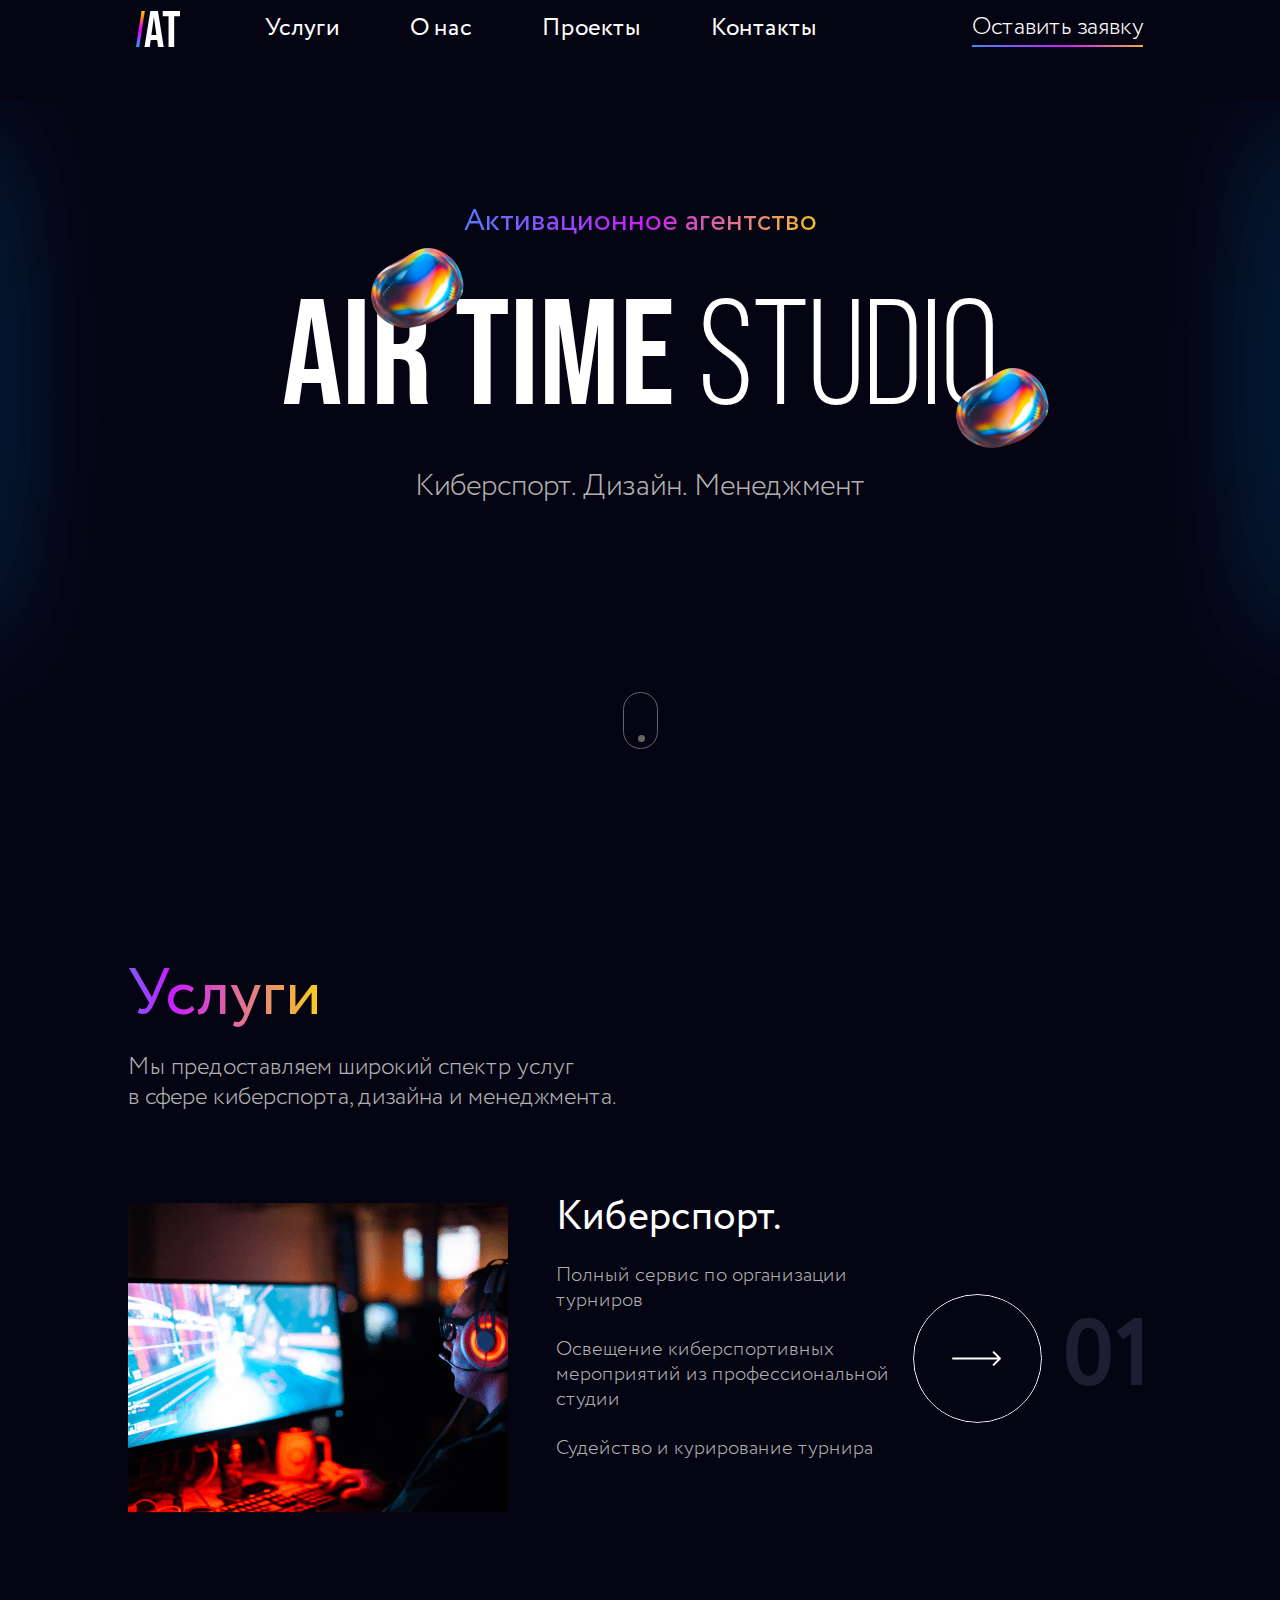
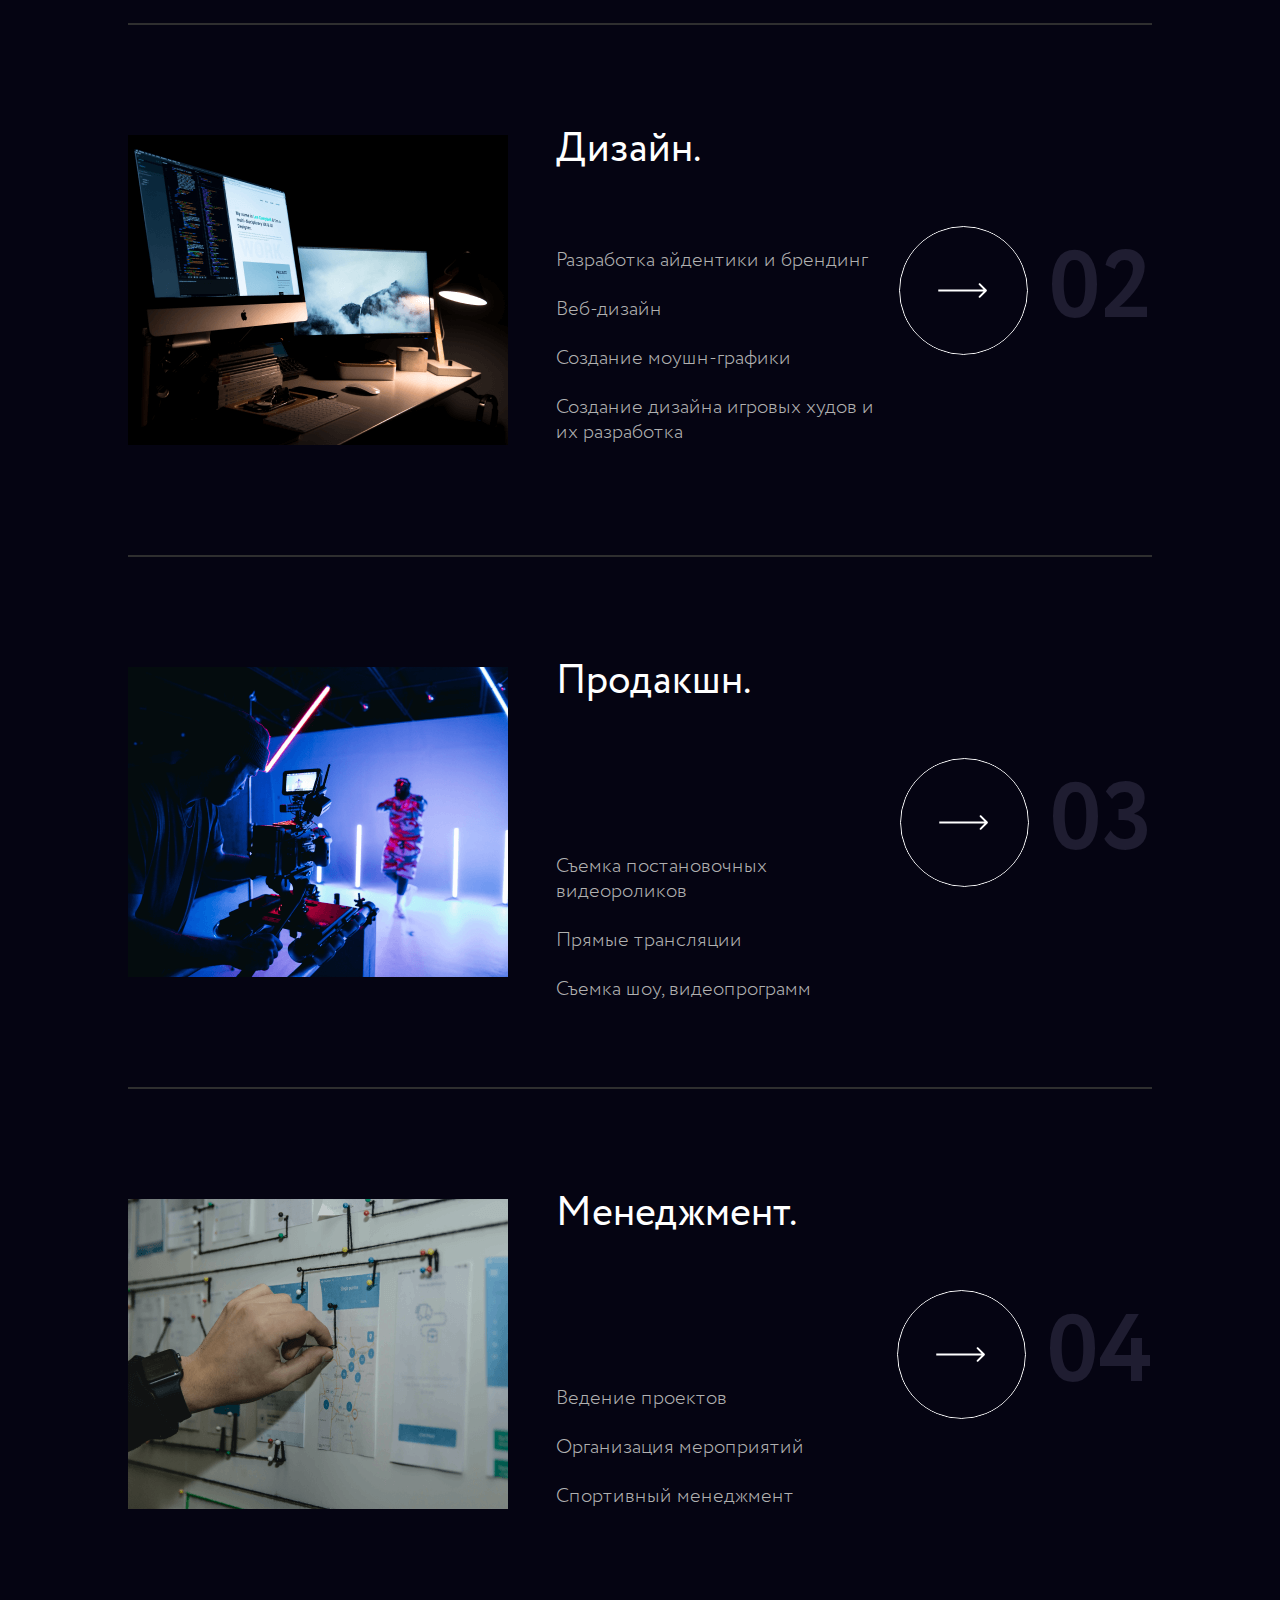
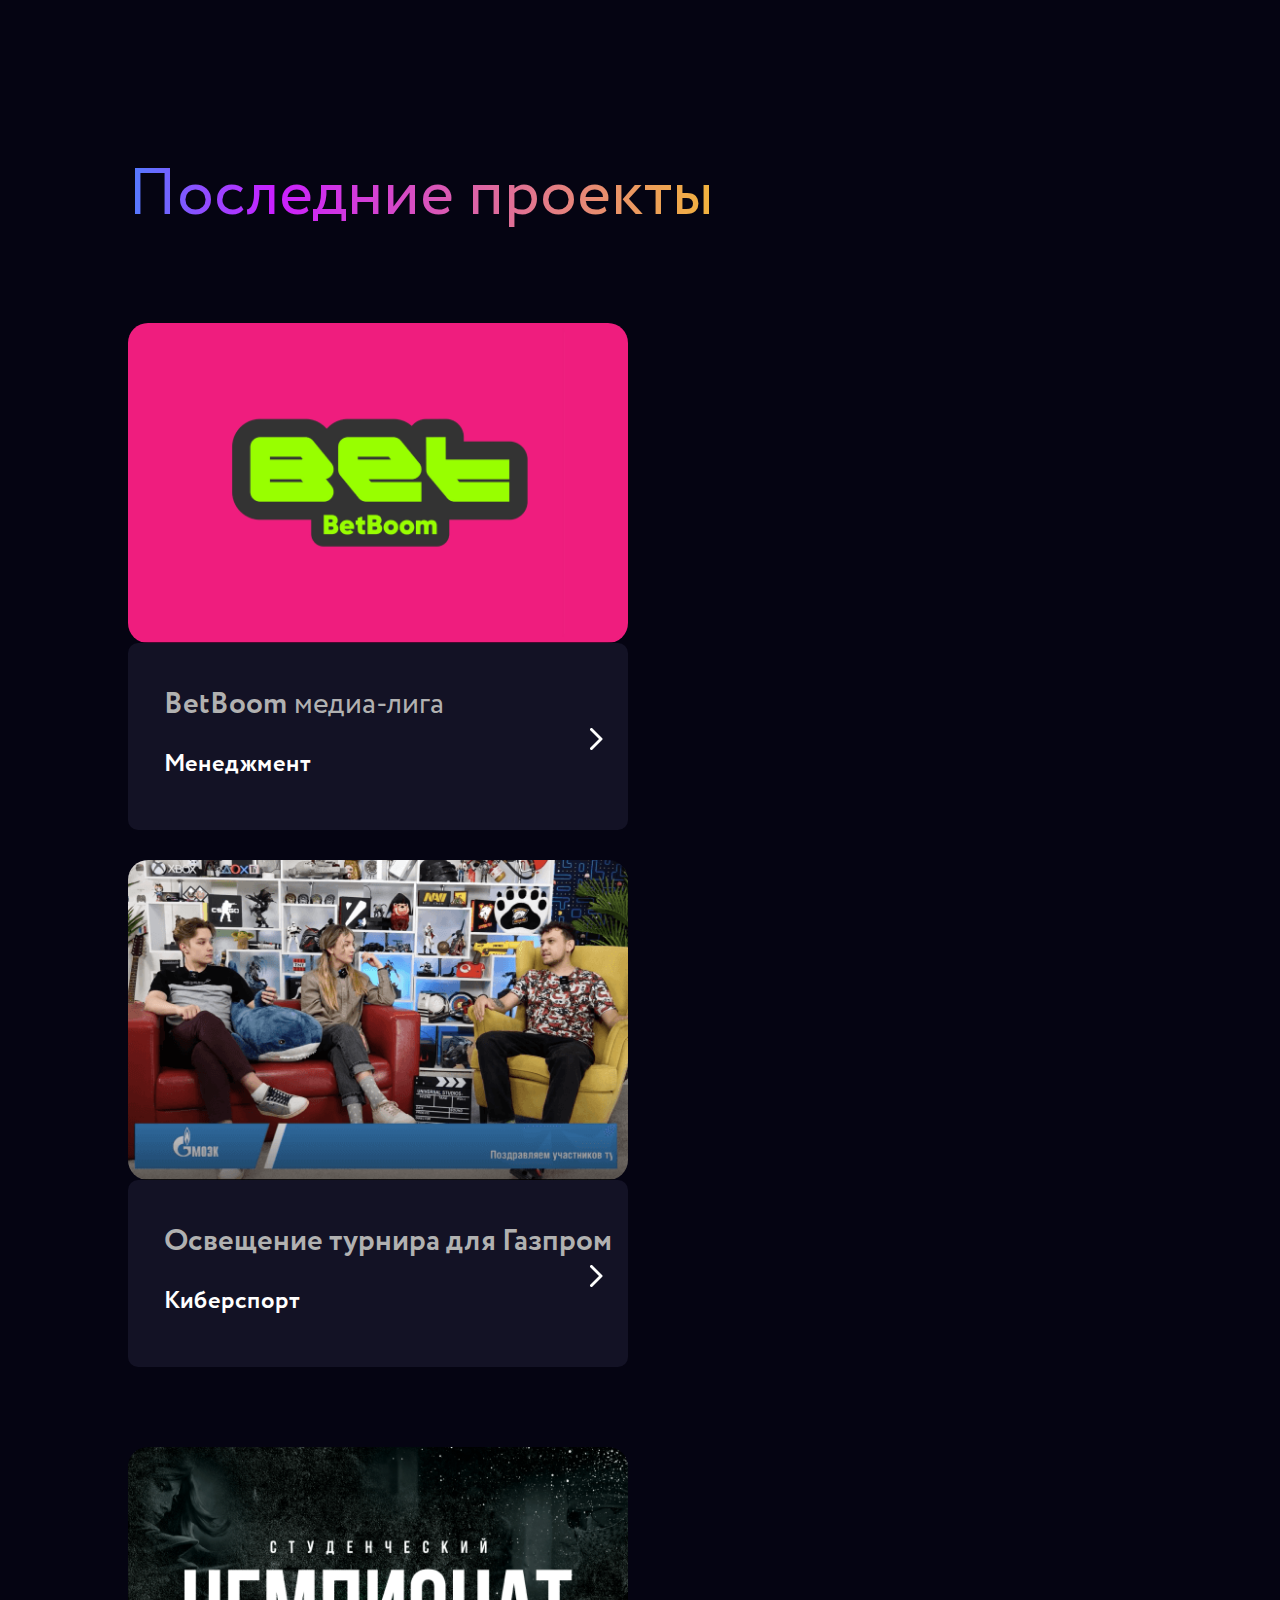
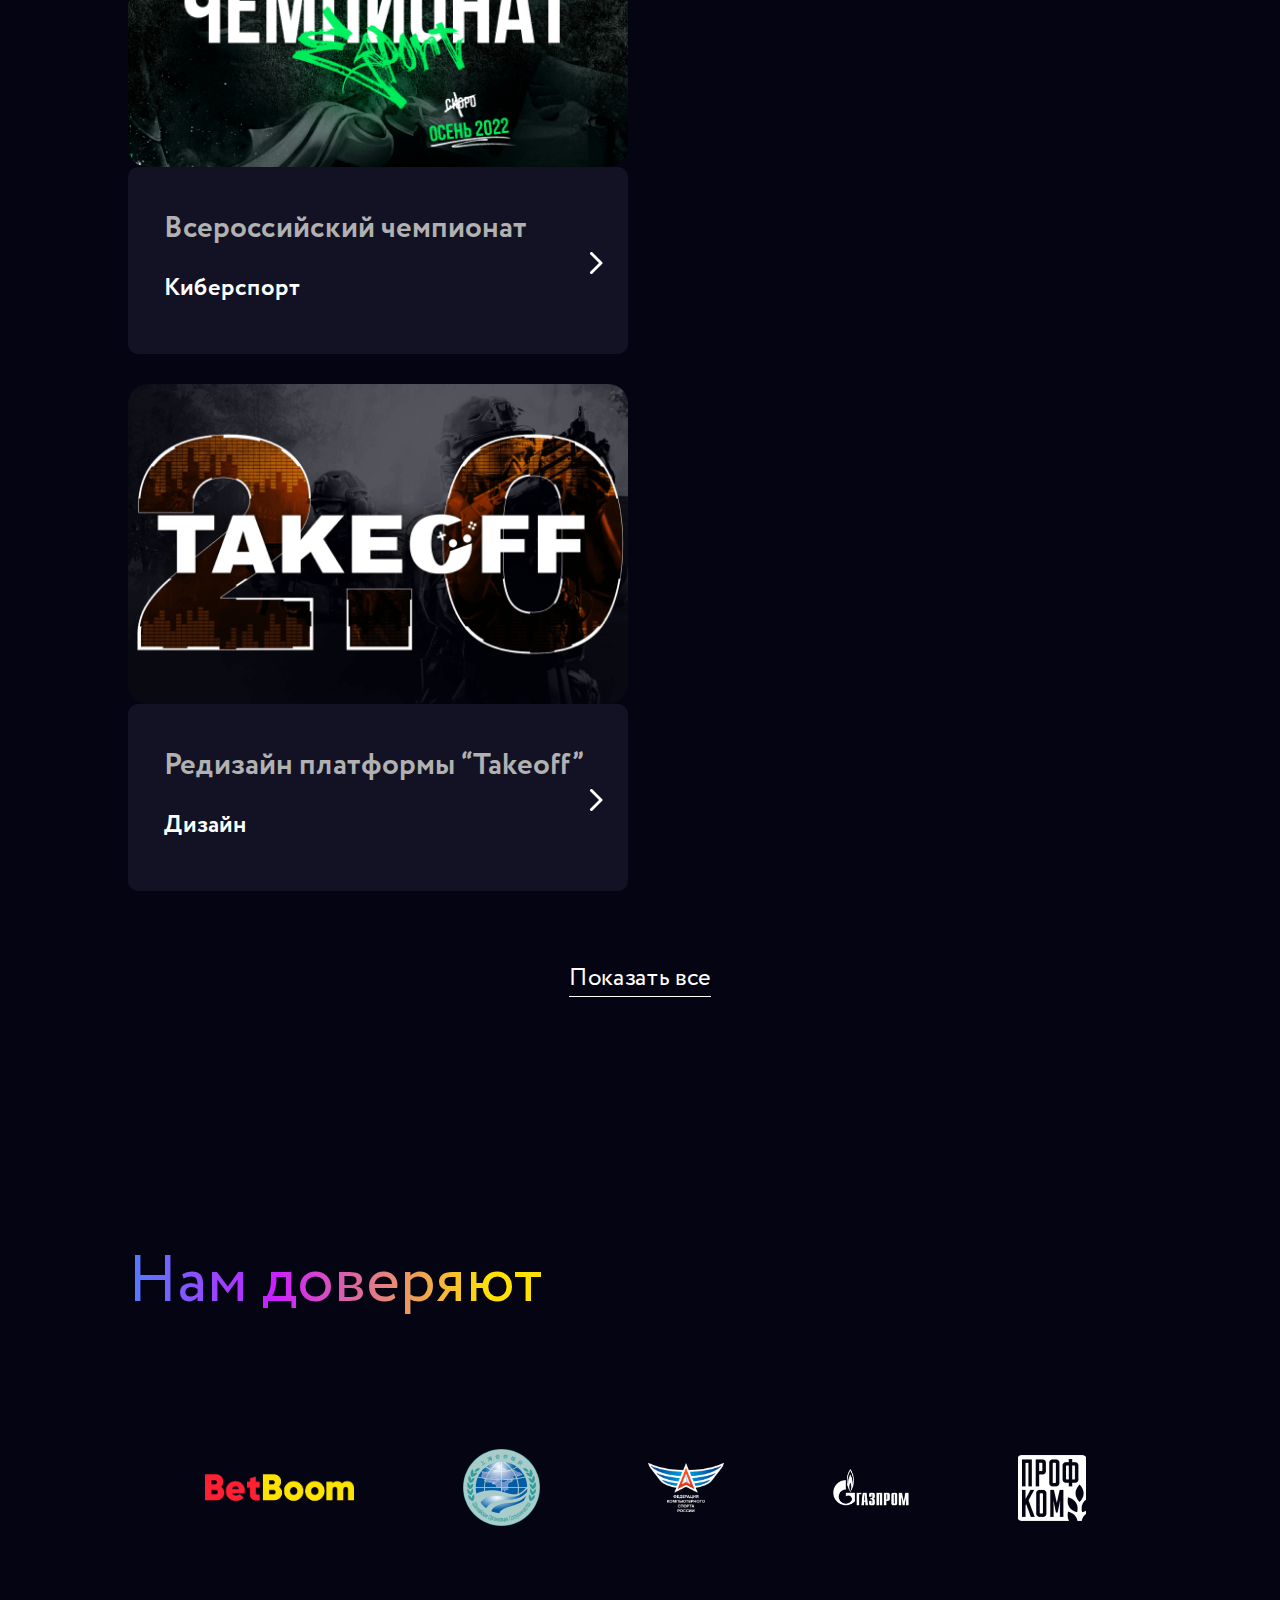
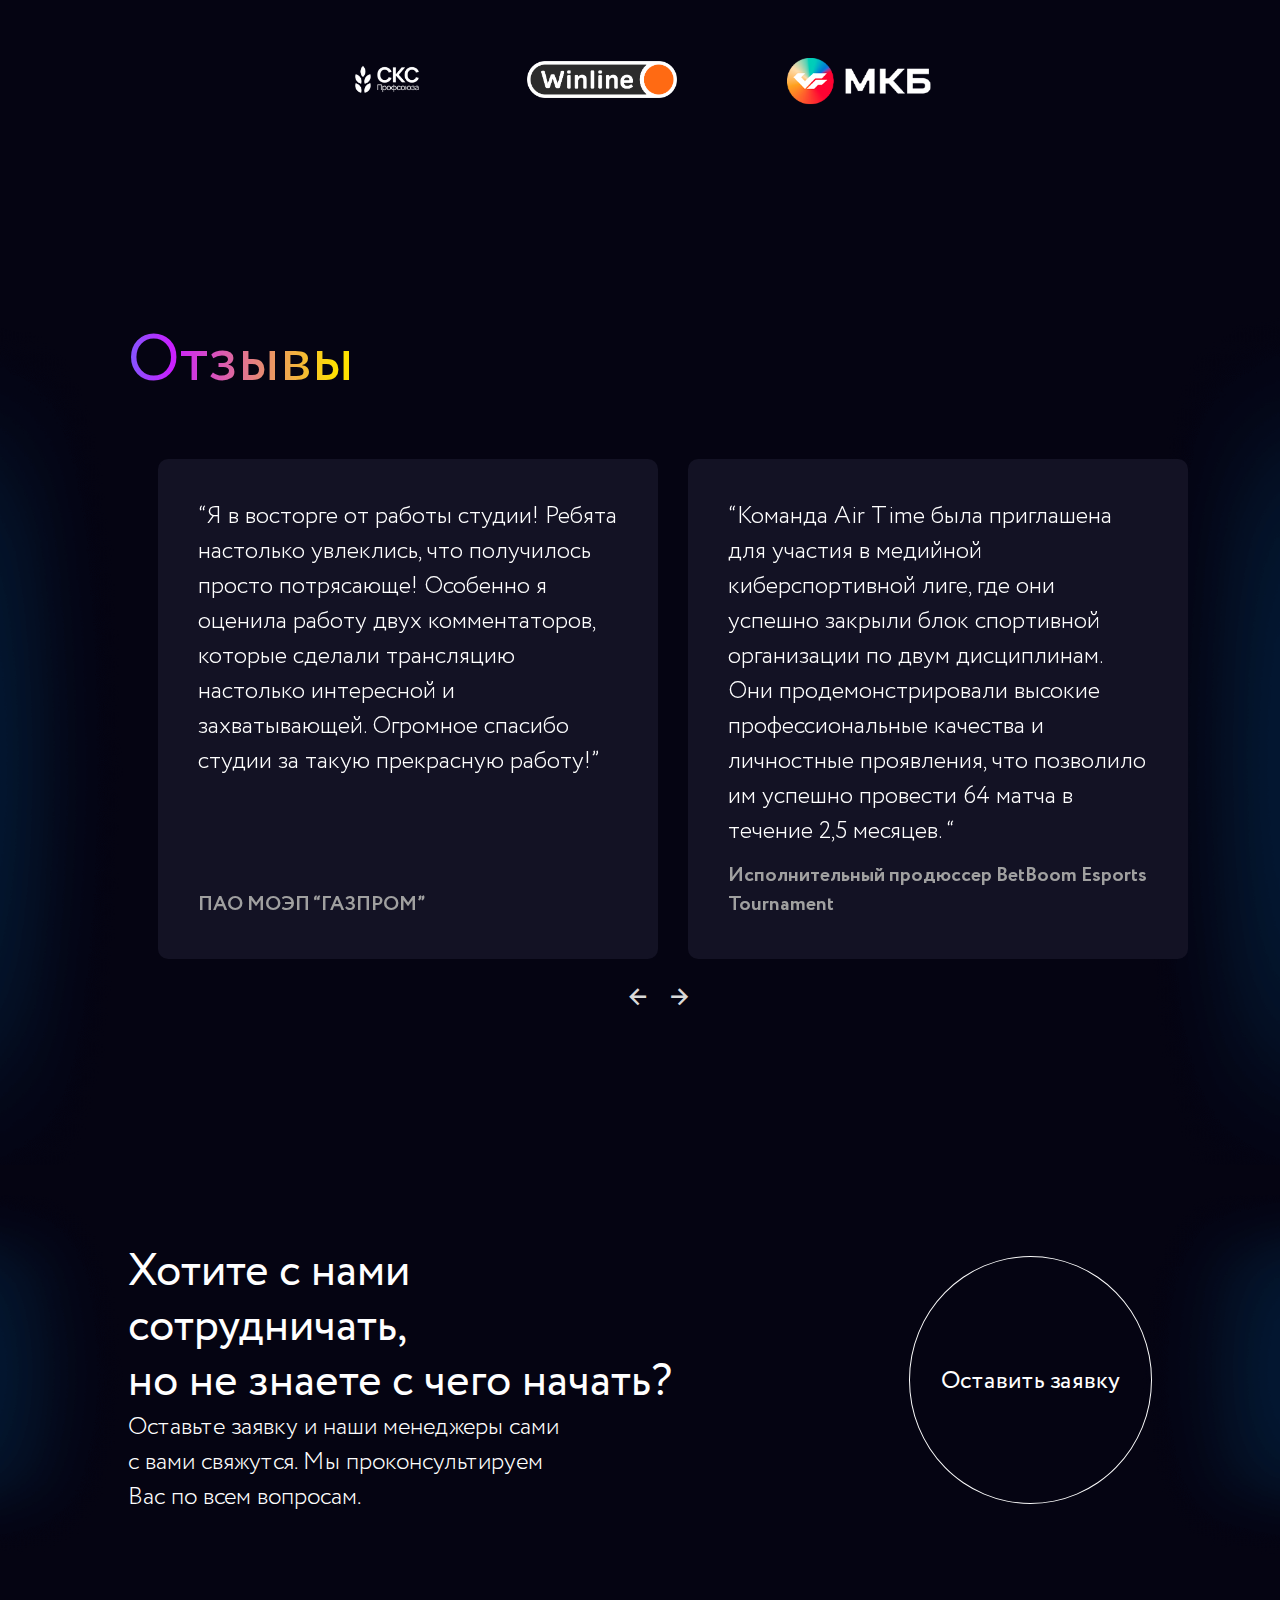
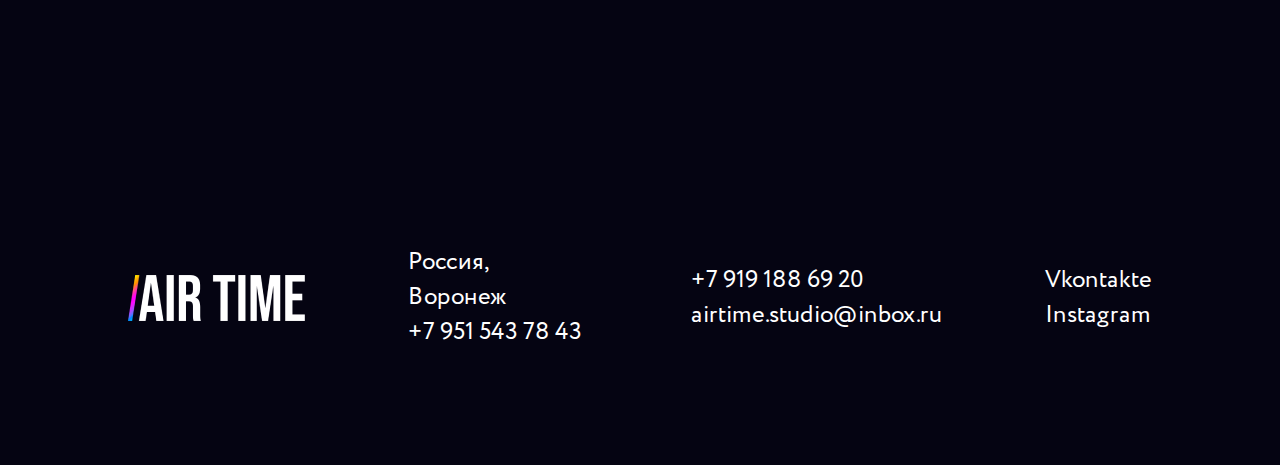
<file: index.html>
<!DOCTYPE html>
<html lang="ru">
<head>
    <meta charset="UTF-8">
    <meta http-equiv="X-UA-Compatible" content="IE=edge">
    <meta name="viewport" content="width=device-width, initial-scale=1.0">
    <!--Favicons!-->
    <link rel="apple-touch-icon" sizes="180x180" href="apple-touch-icon.png">
    <link rel="icon" type="image/png" sizes="32x32" href="favicon-32x32.png">
    <link rel="icon" type="image/png" sizes="16x16" href="favicon-16x16.png">
    <link rel="manifest" href="site.webmanifest">
    <link rel="mask-icon" href="safari-pinned-tab.svg" color="#5bbad5">
    <meta name="msapplication-TileColor" content="#da532c">
    <meta name="theme-color" content="#ffffff">
    <!--Favicons!-->
    <link rel="stylesheet" href="./css/style.min.css">
    <title>Air Time Studio</title>
</head>
<body>
    <header class="header container-fluid">
        <div class="hedaer__content container">
            <div class="header__logo">
                <a href="index.html" class="logo__home">
                    <img src="./img/logo.svg" alt="логотип Air-time-Studio">
                </a>
                
            </div>
            <nav class="nav">
                <ul class="nav__list">
                    <li class="nav__item">
                        <a href="index.html#services" class="nav--link">Услуги</a>
                    </li>
                    <li class="nav__item">
                        <a href="about.html" class="nav--link">О нас</a>
                    </li>
                    <li class="nav__item">
                        <a href="projects.html" class="nav--link">Проекты</a>
                    </li>
                    <li class="nav__item">
                        <a href="#footer" class="nav--link">Контакты</a>
                    </li>
                    <li class="nav__item-order">
                        <div class="header__button header__button--mobile">
                            <a href="form.html" class="header--btn" target="_blank">Оставить заявку</a>
                            <span class="header--underline"></span>
                        </div>
                    </li>
                </ul>
            </nav>
            <div class="header__button header__button--desktop">
                <a href="form.html" class="header--btn" target="_blank">Оставить заявку</a>
                <span class="header--underline"></span>
            </div>
            <div class="header__burger">
                <span class="left--stick stick"></span>
                <span class="right--stick stick"></span>
                <span class="third--stick stick"></span>
            </div>
        </div>
    </header>
    <main class="main">
        <section class="section__hero container-fluid">
            <div class="hero__content container">
                <div class="hero__title rainbow--text-hero">
                    <h1>Активационное агентство</h1>
                </div>
                <div class="hero__company--name">
                    <p>AIR TIME <span>STUDIO</span></p>
                </div>
                <div class="hero__subtitle">
                    <p>Киберспорт. Дизайн. Менеджмент</p>
                </div>
                <div class="connecting__button hero__content_button">
                    <a href="form.html" class="connecting__button_link">Оставить Заявку</a>
                </div>
                <div class="oil__img oil--one">
                    <img src="./img/oil.png" alt="Картинки капли">
                </div>
                <div class="oil__img oil--two">
                    <img src="./img/oil.png" alt="Картинки капли">
                </div>
                
                <div class="slider--scroll-bar">
                    <a href="#link_services_scrollbar">
                        <div class="slider--scroll-bar__content">
                            <div class="circle">
                                <img src="./img/Ellipse.svg" alt="Кружок слайдера">
                            </div>
                        </div>
                    </a>
                </div>
            </div>
        </section>
        <section class="section__Services container-fluid" id="services">
            <div class="section__content container" id="link_services_scrollbar">
                <div class="services__title services__title_normalise main--title rainbow--text" >
                    <h2>Услуги</h2>
                </div>
                <div class="services__desk main--desk">
                    <p>Мы предоставляем широкий спектр услуг<br>
                        в сфере киберспорта, дизайна и менеджмента.</p>
                </div>
                <div class="services__list">
                    <div class="services__item item--row cyber--row">
                        <div class="item__img">
                            <img src="./img/cyber-player.png" alt="Кибер спортсмен на турнире">
                        </div>
                        <div class="item__text">
                            <div class="text__title">
                                <h3>Киберспорт.</h3>
                            </div>
                            <div class="text__main-text text--cyber">
                                <p class="main__text--item">Полный сервис по организации турниров</p>
                                <p class="main__text--item">Освещение киберспортивных<br>
                                    мероприятий из профессиональной студии</p>
                                <p class="main__text--item">Судейство и курирование турнира</p>
                            </div>
                        </div>
                        <div class="item__button">
                            <a href="form.html"><img class="arrow--btn" src="./img/arrow-btn.svg" alt=""></a>
                        </div>
                        <div class="item__number-text gray--number">
                            <p>01</p>
                        </div>
                    </div>
                    <hr class="services--hr" />
                    <div class="services__item item--row design--row">
                        <div class="item__img">
                            <img src="./img/design.png" alt="Кибер спортсмен на турнире">
                        </div>
                        <div class="item__text">
                            <div class="text__title">
                                <h3>Дизайн.</h3>
                            </div>
                            <div class="text__main-text text--design">
                                <p class="main__text--item">Разработка айдентики и брендинг</p>
                                <p class="main__text--item">Веб-дизайн</p>
                                <p class="main__text--item">Создание моушн-графики</p>
                                <p class="main__text--item">Создание дизайна игровых худов 
                                    и их разработка</p>
                            </div>
                        </div>
                        <div class="item__button">
                            <a href="form.html"><img class="arrow--btn" src="./img/arrow-btn.svg" alt=""></a>                           
                        </div>
                        <div class="item__number-text gray--number">
                            <p>02</p>
                        </div>
                    </div>
                    <hr class="services--hr" />
                    <div class="services__item item--row prod--row">
                        <div class="item__img">
                            <img src="./img/prod.png" alt="Кибер спортсмен на турнире">
                        </div>
                        <div class="item__text">
                            <div class="text__title">
                                <h3>Продакшн.</h3>
                            </div>
                            <div class="text__main-text text--prod">
                                <p class="main__text--item">Съемка постановочных видеороликов</p>
                                <p class="main__text--item">Прямые трансляции</p>
                                <p class="main__text--item">Съемка шоу, видеопрограмм</p>
                            </div>
                        </div>
                        <div class="item__button">
                            <a href="form.html"><img class="arrow--btn" src="./img/arrow-btn.svg" alt=""></a>
                        </div>
                        <div class="item__number-text gray--number">
                            <p>03</p>
                        </div>
                    </div>
                    <hr class="services--hr" />
                    <div class="services__item item--row mahagement--row">
                        <div class="item__img">
                            <img src="./img/management.png" alt="Кибер спортсмен на турнире">
                        </div>
                        <div class="item__text">
                            <div class="text__title">
                                <h3>Менеджмент.</h3>
                            </div>
                            <div class="text__main-text text--mahagement">
                                <p class="main__text--item">Ведение проектов</p>
                                <p class="main__text--item">Организация мероприятий</p>
                                <p class="main__text--item">Спортивный менеджмент</p>
                            </div>
                        </div>
                        <div class="item__button">
                            <a href="form.html"><img class="arrow--btn" src="./img/arrow-btn.svg" alt=""></a>
                        </div>
                        <div class="item__number-text gray--number">
                            <p>04</p>
                        </div>
                    </div>
                </div>
            </div>
        </section>
        <section class="last-projects__section container-fluid">
            <div class="last-projects__content container">
                <div class="proj__title main--title">
                    <h3>Последние проекты</h3>
                </div>
                <div class="proj__row">
                    <div class="proj__item proj__col box">
                        <div class="proj__img single-box">
                            <div class="box__content">
                                <div class="slides slide-1" style="background-image: url(./img/ber-boom-lig.png);"></div>
                                <div class="slides slide-2" style="background-image: url(./img/big-logo.png);">
                                </div>
                            </div>
                            
                        </div>
                        <div class="proj__text">
                            <div class="text__title">
                                <p><strong>BetBoom</strong> медиа-лига</p>
                            </div>
                            <div class="text__desk">
                                <p>Менеджмент</p>
                            </div>
                            <div class="text__btn--more">
                                <a href="betboomproject.html"><img src="./img/arrow.png" alt="bet-boom league"></a>
                                
                            </div>
                        </div>
                    </div>
                    <div class="proj__item proj__col box">
                        <div class="proj__img single-box">
                            <div class="box__content">
                                <div class="slides slide-1" style="background-image: url(./img/people-sofa.png);"></div>
                                <div class="slides slide-2" style="background-image: url(./img/big-logo.png);">
                                </div>
                            </div>
                        </div>
                        <div class="proj__text">
                            <div class="text__title">
                                <p><strong>Освещение турнира для Газпром</strong></p>
                            </div>
                            <div class="text__desk">
                                <p>Киберспорт</p>
                            </div>
                            <div class="text__btn--more">
                                <a href="gazpromproject.html"><img src="./img/arrow.png" alt="bet-boom league"></a>
                                
                            </div>
                        </div>
                    </div>
                </div>
                <div class="proj__row">
                    <div class="proj__item proj__col box">
                        <div class="proj__img single-box">
                            <div class="box__content">
                                <div class="slides slide-1" style="background-image: url(./img/champ1.png);"></div>
                                <div class="slides slide-2" style="background-image: url(./img/big-logo.png);">
                                </div>
                            </div>
                        </div>
                        <div class="proj__text">
                            <div class="text__title">
                                <p><strong>Всероссийский чемпионат</strong></p>
                            </div>
                            <div class="text__desk">
                                <p>Киберспорт</p>
                            </div>
                            <div class="text__btn--more">
                                <a href="cyberstudentproj.html"><img src="./img/arrow.png" alt="bet-boom league"></a> 
                            </div>
                        </div>
                    </div>
                    <div class="proj__item proj__col box">
                        <div class="proj__img single-box">
                            <div class="box__content">
                                <div class="slides slide-1" style="background-image: url(./img/champ2.png);"></div>
                                <div class="slides slide-2" style="background-image: url(./img/big-logo.png);">
                                </div>
                            </div>
                        </div>
                        <div class="proj__text">
                            <div class="text__title">
                                <p><strong>Редизайн платформы “Takeoff”</strong></p>
                            </div>
                            <div class="text__desk">
                                <p>Дизайн</p>
                            </div>
                            <div class="text__btn--more">
                                <a href="takeoffproject.html"><img src="./img/arrow.png" alt="bet-boom league"></a>
                            </div>
                        </div>
                    </div>
                </div>
                <!-- END PROJ ROWS-->
                <div class="proj--dop--text">
                    <a class="dop--text" href="projects.html">Показать все</a>
                </div>
            </div>
        </section>
        <section class="our-clients__section container-fluid">
            <div class="our-clients__content container">
                <div class="our-clients__title main--title">
                    <h3>Нам доверяют</h3>
                </div>
                <div class="clients__wrapper">
                    <div class="clints__item">
                        <img class="client-no-big-logo" src="./img/bet-boom-logo.png" alt="Логотип компании">
                    </div>
                    <div class="clints__item">
                        <img class="client-logo" src="./img/client-logo2.png" alt="Логотип компании">
                    </div>
                    <div class="clints__item">
                        <img class="client-logo"  src="./img/client-logo3.png" alt="Логотип компании">
                    </div>
                    <div class="clints__item">
                        <img class="client-logo" src="./img/client-logo4.png" alt="Логотип компании">
                    </div>
                    <div class="clints__item">
                        <img class="client-logo client-logo-sup-small" src="./img/client-logo5.png" alt="Логотип компании">
                    </div>
                    <div class="clints__item">
                        <img class="client-logo"  src="./img/client-logo6.png" alt="Логотип компании">
                    </div>
                    <div class="clints__item">
                        <img  class="client-no-big-logo" src="./img/winline-logo.png" alt="Логотип компании">
                    </div>
                    <div class="clints__item">
                        <img  class="client-no-big-logo" src="./img/mkb.png" alt="Логотип компании">
                    </div>
                </div>
            </div>
        </section>
        <section class="review__section container__fluid">
            <div class="review__content container">
                <div class="review__title main--title">
                    <h3>Отзывы</h3>
                </div>
                <div class="slider">
                    <div class="slider-list">
                      <div class="slider-track">
                        <div class="slide">
                            <p class="slide--text">“Я в восторге от работы студии! Ребята настолько увлеклись, что получилось просто потрясающе! Особенно я оценила работу двух комментаторов, которые сделали трансляцию настолько интересной и захватывающей. Огромное спасибо студии за такую прекрасную работу!”
                            </p>
                            <p class="slide--sign">ПАО МОЭП “ГАЗПРОМ”</p>
                        </div>
                        <div class="slide">
                            <p class="slide--text">“Команда Air Time была приглашена для участия в медийной киберспортивной лиге, где они успешно закрыли блок спортивной организации по двум дисциплинам. Они продемонстрировали высокие профессиональные качества и личностные проявления, что позволило им успешно провести 64 матча в течение 2,5 месяцев. “
                            </p>
                            <p class="slide--sign">Исполнительный продюссер BetBoom Esports Tournament</p>
                        </div>
                        <div class="slide">
                            <p class="slide--text">“Студия AIR TIME провела более 10 онлайн-трансляций финальных игр турнира «Кибер студенты» на высоком уровне. Качество организации было отмечено участниками проекта. Опытные ведущие, комментаторы, красивые худы и оперативное решение задач делают турнир уникальным и качественным. Большое спасибо команде AIR TIME.”
                            </p>
                            <p class="slide--sign">Главный организатор турнира “КиберСтуденты”</p>
                        </div>
                      </div>
                    </div>
                    <div class="slider-arrows">
                      <button type="button" class="prev">&larr;</button>
                      <button type="button" class="next">&rarr;</button>
                    </div>
                </div>
            </div>
        </section>
        <section class="connect__section container-fluid">
            <div class="connect__content container">
                <div class="connect__text">
                    <div class="connect__title">
                        <p>Хотите с нами сотрудничать,<br>
                            но не знаете с чего начать?</p>
                    </div>
                    <div class="connect__desk">
                        <p>Оставьте заявку и наши менеджеры сами<br> с вами свяжутся. Мы проконсультируем<br>
                            Вас по всем вопросам. </p>
                    </div>
                </div>
                <a href="form.html" class="connect__button" target="_blank">
                    Оставить заявку
                </a>
            </div>
        </section>
    </main>
    <footer class="container-fluid" id="footer">
        <div class="footer__content container">
            <div class="footer__logo footer--item">
                <img src="./img/footer-logo.png" alt="Footer logo">
            </div>
            <div class="footer__links footer--item">
                <a href="#">Россия, Воронеж</a>
                <a href="tel:+79515437843">+7 951 543 78 43</a>
            </div>
            <div class="footer__links footer--item">
                <a href="tel:+79191886920">+7 919 188 69 20</a>
                <a href="mailto:airtime.studio@inbox.ru">airtime.studio@inbox.ru</a>
            </div>
            <div class="footer__links footer--item">
                <a href="https://vk.com/airtimestudio">Vkontakte</a>
                <a href="#">Instagram</a>
            </div>
        </div>
    </footer>
    <!--script!-->
    <script src="./js/header.js"></script>
    <script src="./js/slider.js"></script>
</body>
</html>
</file>
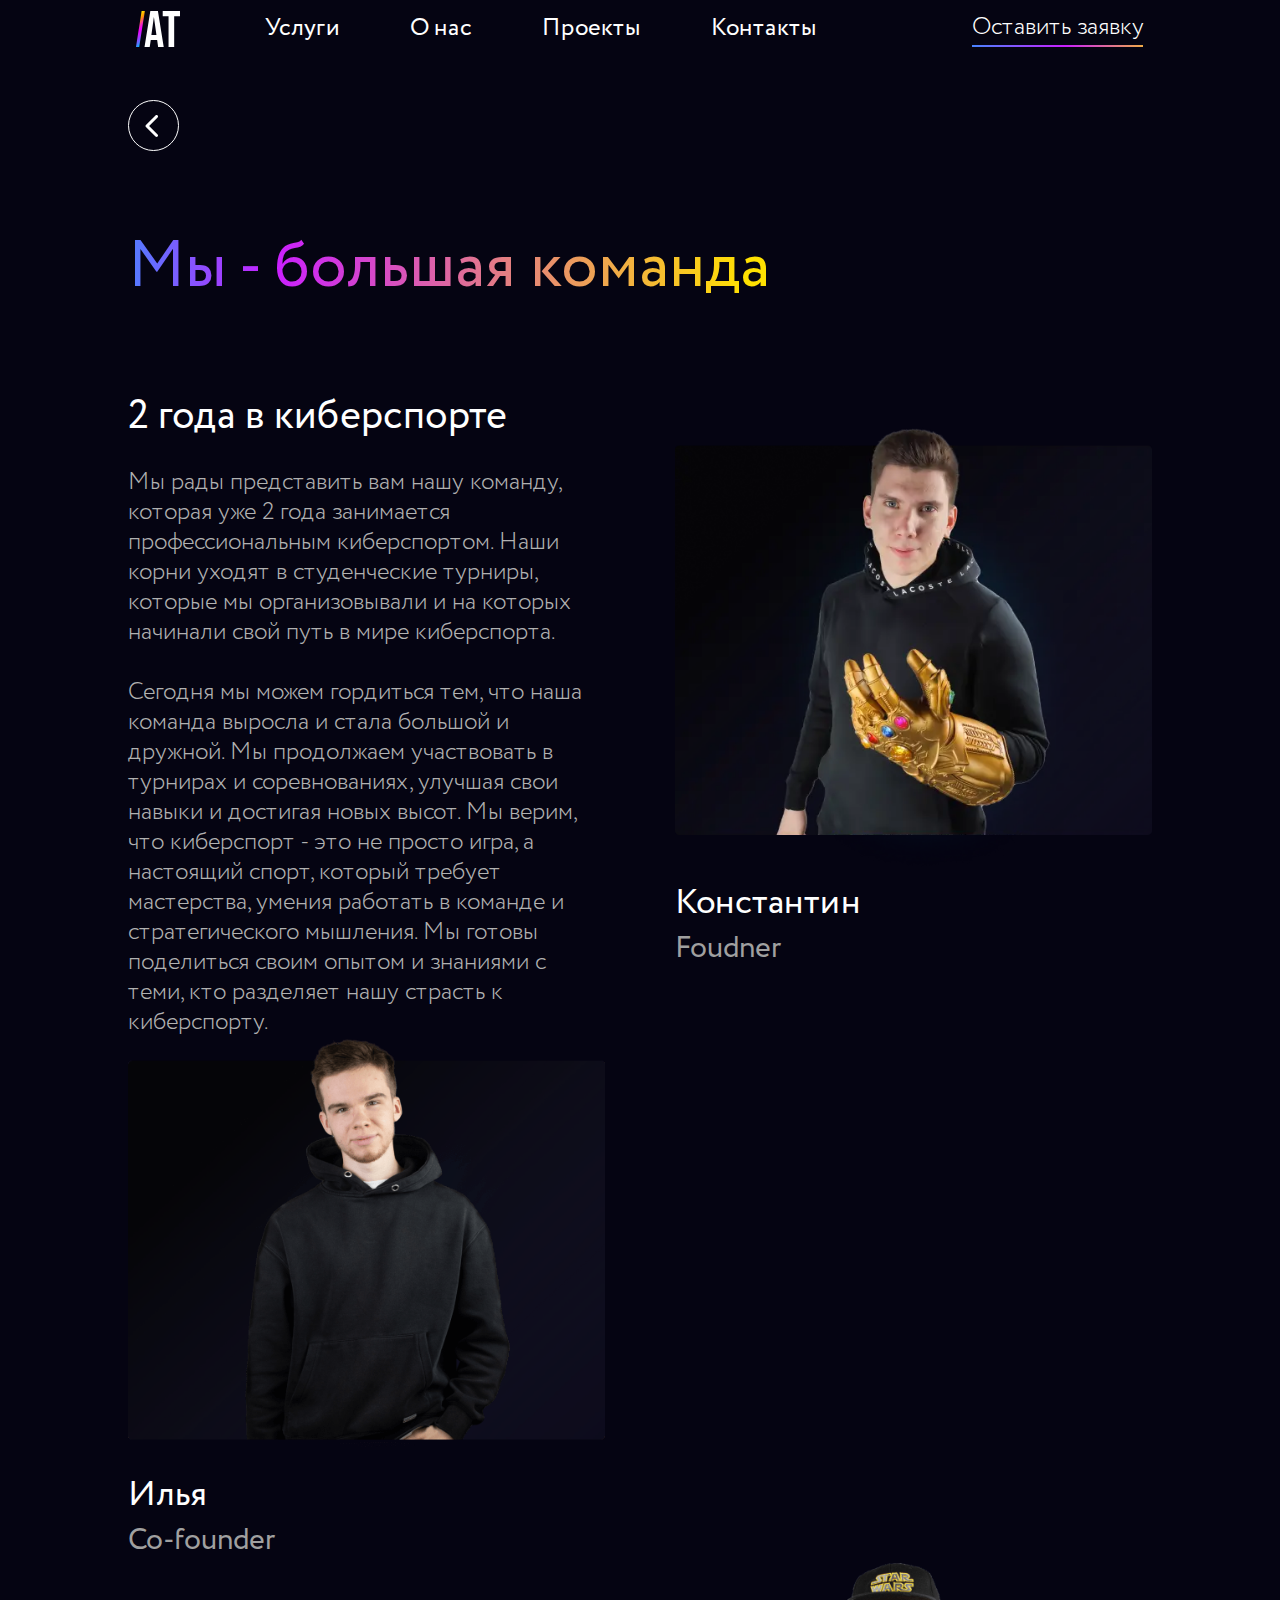
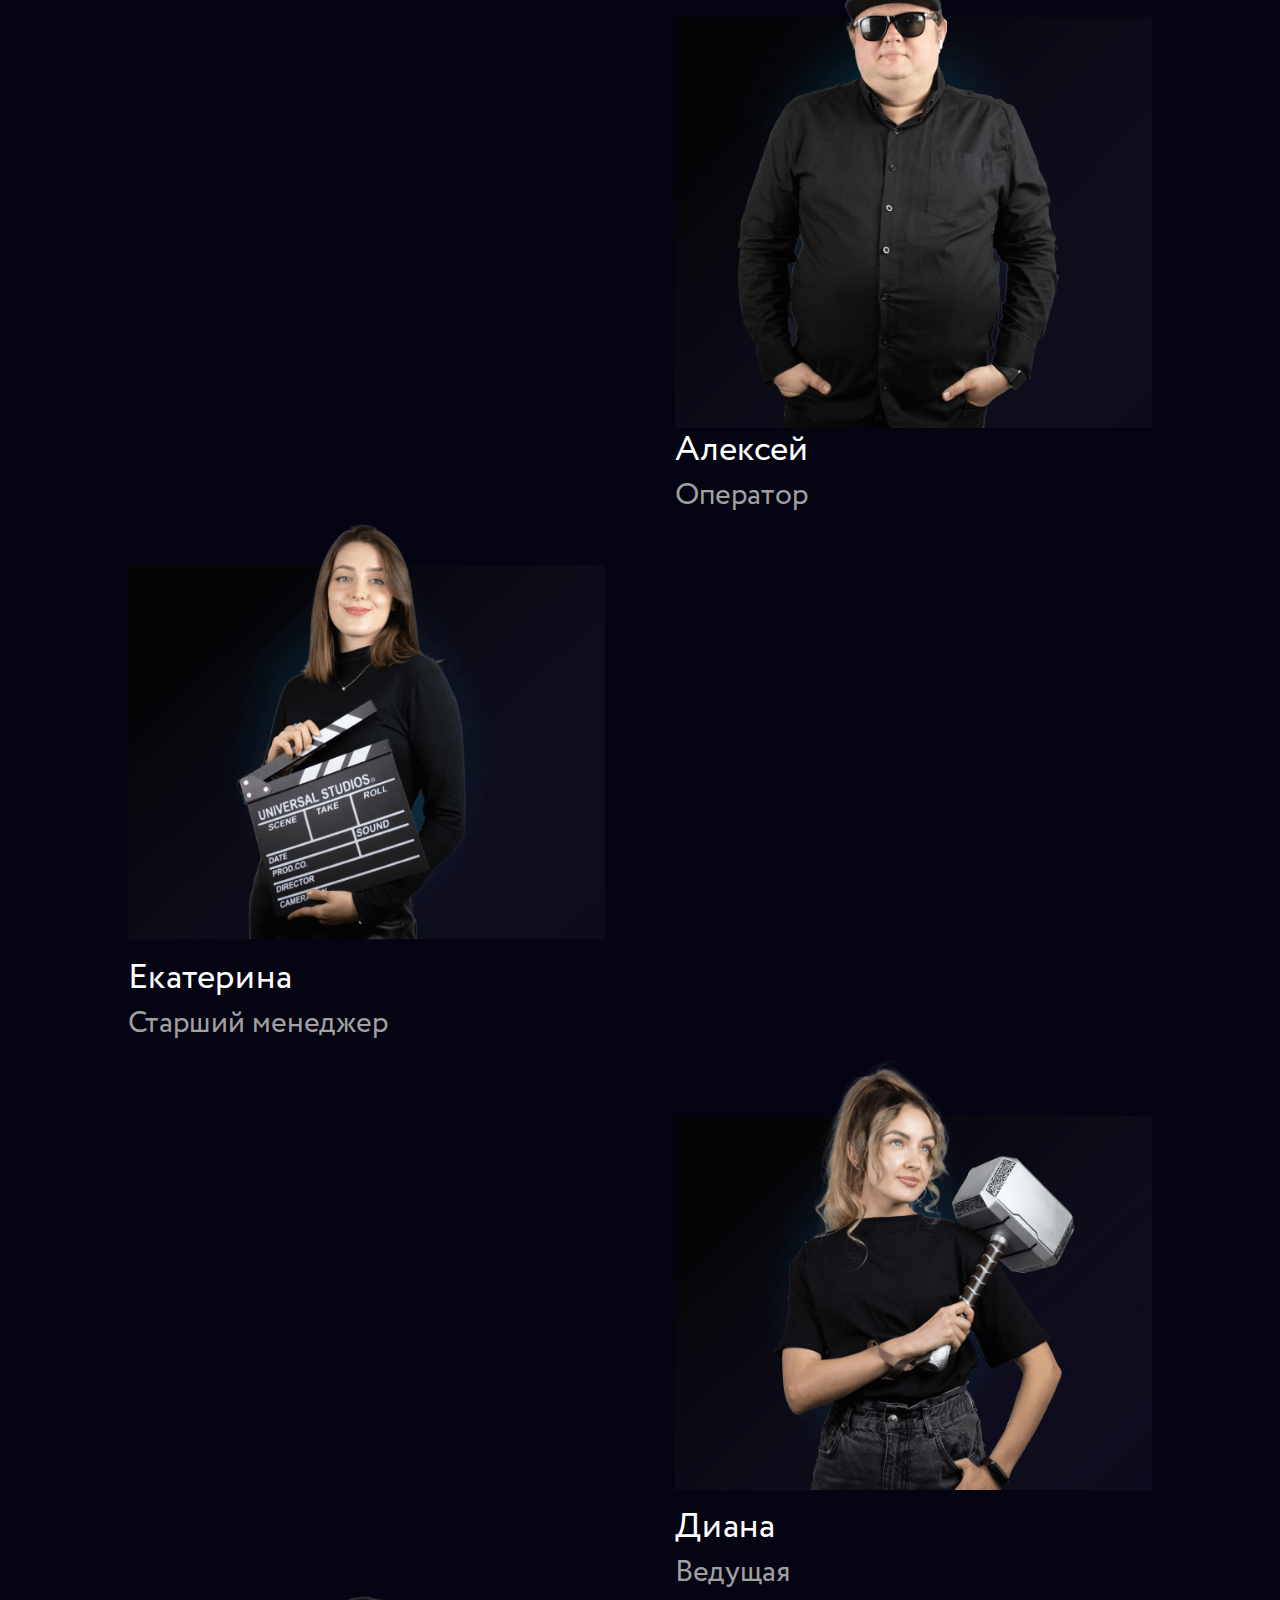
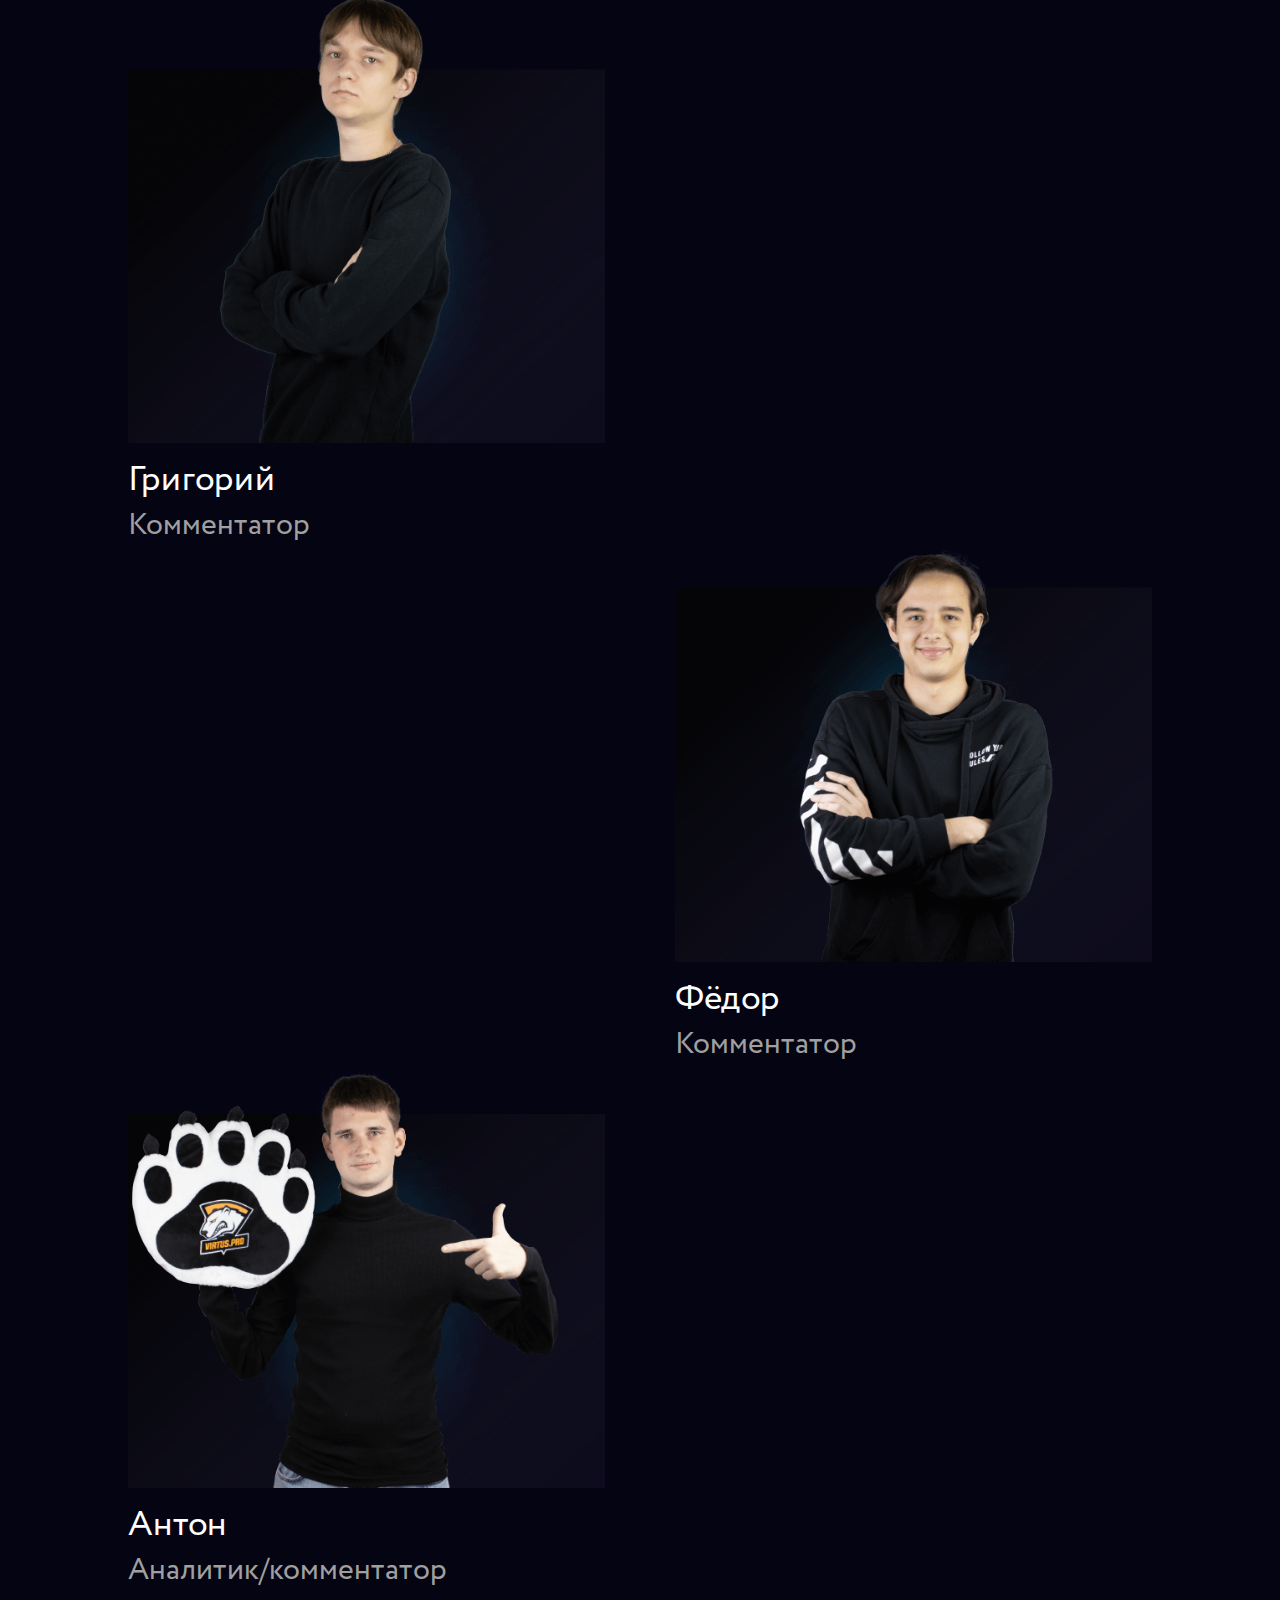
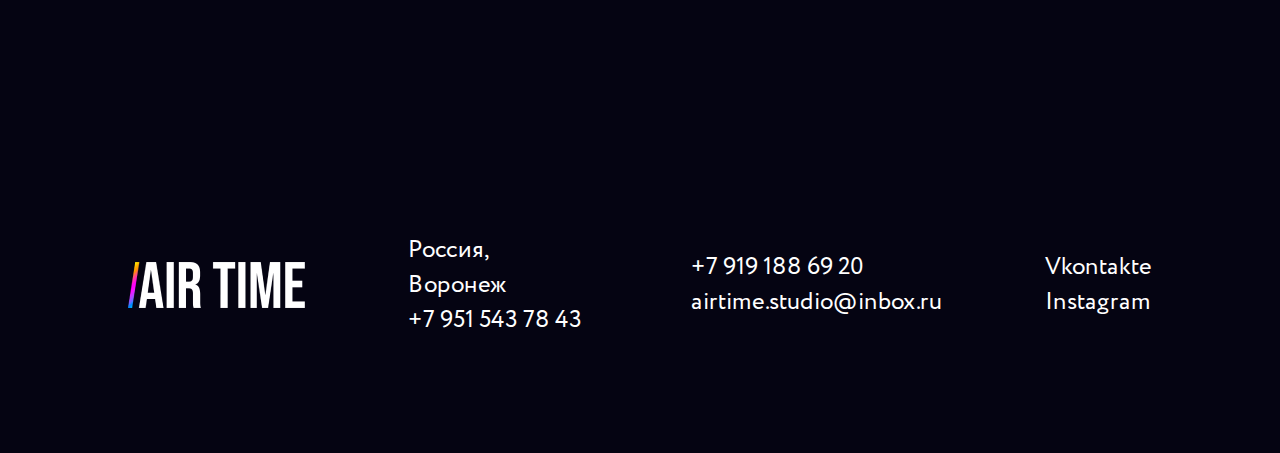
<file: about.html>
<!DOCTYPE html>
<html lang="ru">
<head>
    <meta charset="UTF-8">
    <meta http-equiv="X-UA-Compatible" content="IE=edge">
    <meta name="viewport" content="width=device-width, initial-scale=1.0">
    <!--Favicons!-->
    <link rel="apple-touch-icon" sizes="180x180" href="apple-touch-icon.png">
    <link rel="icon" type="image/png" sizes="32x32" href="favicon-32x32.png">
    <link rel="icon" type="image/png" sizes="16x16" href="favicon-16x16.png">
    <link rel="manifest" href="site.webmanifest">
    <link rel="mask-icon" href="safari-pinned-tab.svg" color="#5bbad5">
    <meta name="msapplication-TileColor" content="#da532c">
    <meta name="theme-color" content="#ffffff">
    <!--Favicons!-->
    <link rel="stylesheet" href="./css/style.min.css">
    <title>О нас</title>
</head>
<body>
    <header class="header container-fluid">
        <div class="hedaer__content container">
            <div class="header__logo">
                <a href="index.html" class="logo__home">
                    <img src="./img/logo.svg" alt="логотип Air-time-Studio">
                </a>
                
            </div>
            <nav class="nav">
                <ul class="nav__list">
                    <li class="nav__item">
                        <a href="index.html#services" class="nav--link">Услуги</a>
                    </li>
                    <li class="nav__item">
                        <a href="about.html" class="nav--link">О нас</a>
                    </li>
                    <li class="nav__item">
                        <a href="projects.html" class="nav--link">Проекты</a>
                    </li>
                    <li class="nav__item">
                        <a href="#footer" class="nav--link">Контакты</a>
                    </li>
                    <li class="nav__item-order">
                        <div class="header__button header__button--mobile">
                            <a href="form.html" class="header--btn" target="_blank">Оставить заявку</a>
                            <span class="header--underline"></span>
                        </div>
                    </li>
                </ul>
            </nav>
            <div class="header__button header__button--desktop">
                <a href="form.html" class="header--btn" target="_blank">Оставить заявку</a>
                <span class="header--underline"></span>
            </div>
            <div class="header__burger">
                <span class="left--stick stick"></span>
                <span class="right--stick stick"></span>
                <span class="third--stick stick"></span>
            </div>
        </div>
    </header>
    <main>
        <section class="about__section container-fluid">
            <div class="about__content container">
                <div class="arrow--to-back">
                    <a class="arrow--back-link" href="index.html"><img src="./img/arrow-left-form.svg" alt="arrow"></a>
                </div>
                <div class="about__content-title main--title">
                    <h2>Мы - большая команда</h2>
                </div>
                <div class="team__wrapper">
                    <div class="team__row">
                        <div class="team__item-1 team--item">
                            <div class="team__item--title">
                                <p>2 года в киберспорте</p>
                            </div>
                            <div class="team__item--desk">
                                <p>
                                    Мы рады представить вам нашу команду, которая уже 2 года занимается профессиональным киберспортом. Наши корни уходят в студенческие турниры, которые мы организовывали и на которых начинали свой путь в мире киберспорта.
                                </p>
                                <br>
                                <p>
                                    Сегодня мы можем гордиться тем, что наша команда выросла и стала большой и дружной. Мы продолжаем участвовать в турнирах и соревнованиях, улучшая свои навыки и достигая новых высот.
Мы верим, что киберспорт - это не просто игра, а настоящий спорт, который требует мастерства, умения работать в команде и стратегического мышления. Мы готовы поделиться своим опытом и знаниями с теми, кто разделяет нашу страсть к киберспорту.
                                </p>
                            </div>
                        </div>
                        <div class="team__item-2 team--item">
                            <div class="card__img">
                                <img src="./img/Kostya.webp" alt="Илья">
                            </div>
                            <div class="team__card--title">
                                <p>Константин</p>
                            </div>
                            <div class="team__card--subtitle">
                                <p>Foudner</p>
                            </div>
                        </div>
                    </div>
                    <!--Team Row-->
                    <div class="team__row">
                        <div class="team__item-1 team--item">
                            <div class="card__img">
                                <img src="./img/ilya.png" alt="Илья">
                            </div>
                            <div class="team__card--title">
                                <p>Илья</p>
                            </div>
                            <div class="team__card--subtitle">
                                <p>Co-founder</p>
                            </div>
                        </div>
                        <div class="team__item-2 team--item">
                        </div>
                    </div>
                    <!--Team Row-->
                    <div class="team__row">
                        <div class="team__item-1 team--item">
                            
                        </div>
                        <div class="team__item-2 team--item">
                            <div class="card__img">
                                <img src="./img/alex.png" alt="Илья">
                            </div>
                            <div class="team__card--title">
                                <p>Алексей</p>
                            </div>
                            <div class="team__card--subtitle">
                                <p>Оператор</p>
                            </div>
                        </div>
                    </div>
                    <!--Team Row-->
                    <!--Team Row-->
                    <div class="team__row">
                        <div class="team__item-1 team--item">
                            <div class="card__img">
                                <img src="./img/kate.png" alt="Илья">
                            </div>
                            <div class="team__card--title">
                                <p>Екатерина</p>
                            </div>
                            <div class="team__card--subtitle">
                                <p>Старший менеджер</p>
                            </div>
                        </div>
                        <div class="team__item-2 team--item">
                        </div>
                    </div>
                    <!--Team Row-->
                    <div class="team__row">
                        <div class="team__item-1 team--item">
                            
                        </div>
                        <div class="team__item-2 team--item">
                            <div class="card__img">
                                <img src="./img/diana.png" alt="Илья">
                            </div>
                            <div class="team__card--title">
                                <p>Диана</p>
                            </div>
                            <div class="team__card--subtitle">
                                <p>Ведущая</p>
                            </div>
                        </div>
                    </div>
                    <!--Team Row-->
                    <!--Team Row-->
                    <div class="team__row">
                        <div class="team__item-1 team--item">
                            <div class="card__img">
                                <img src="./img/grig.png" alt="Илья">
                            </div>
                            <div class="team__card--title">
                                <p>Григорий</p>
                            </div>
                            <div class="team__card--subtitle">
                                <p>Комментатор</p>
                            </div>
                        </div>
                        <div class="team__item-2 team--item">
                        </div>
                    </div>
                    <!--Team Row-->
                    <div class="team__row">
                        <div class="team__item-1 team--item">
                            
                        </div>
                        <div class="team__item-2 team--item">
                            <div class="card__img">
                                <img src="./img/fedor.png" alt="Илья">
                            </div>
                            <div class="team__card--title">
                                <p>Фёдор</p>
                            </div>
                            <div class="team__card--subtitle">
                                <p>Комментатор</p>
                            </div>
                        </div>
                    </div>
                    <!--Team Row-->
                    <!--Team Row-->
                    <div class="team__row">
                        <div class="team__item-1 team--item">
                            <div class="card__img">
                                <img src="./img/anton.png" alt="Илья">
                            </div>
                            <div class="team__card--title">
                                <p>Антон</p>
                            </div>
                            <div class="team__card--subtitle">
                                <p>Аналитик/комментатор</p>
                            </div>
                        </div>
                        <div class="team__item-2 team--item">
                        </div>
                    </div>
                    <!--Team Row-->
                </div>
            </div>
        </section>
    </main>
    <footer class="container-fluid" id="footer">
        <div class="footer__content container">
            <div class="footer__logo footer--item">
                <img src="./img/footer-logo.png" alt="Footer logo">
            </div>
            <div class="footer__links footer--item">
                <a href="#">Россия, Воронеж</a>
                <a href="tel:+79515437843">+7 951 543 78 43</a>
            </div>
            <div class="footer__links footer--item">
                <a href="tel:+79191886920">+7 919 188 69 20</a>
                <a href="mailto:airtime.studio@inbox.ru">airtime.studio@inbox.ru</a>
            </div>
            <div class="footer__links footer--item">
                <a href="https://vk.com/airtimestudio">Vkontakte</a>
                <a href="#">Instagram</a>
            </div>
        </div>
    </footer>
    <!--script!-->
    <script src="./js/header.js"></script>
</body>
</html>
</file>
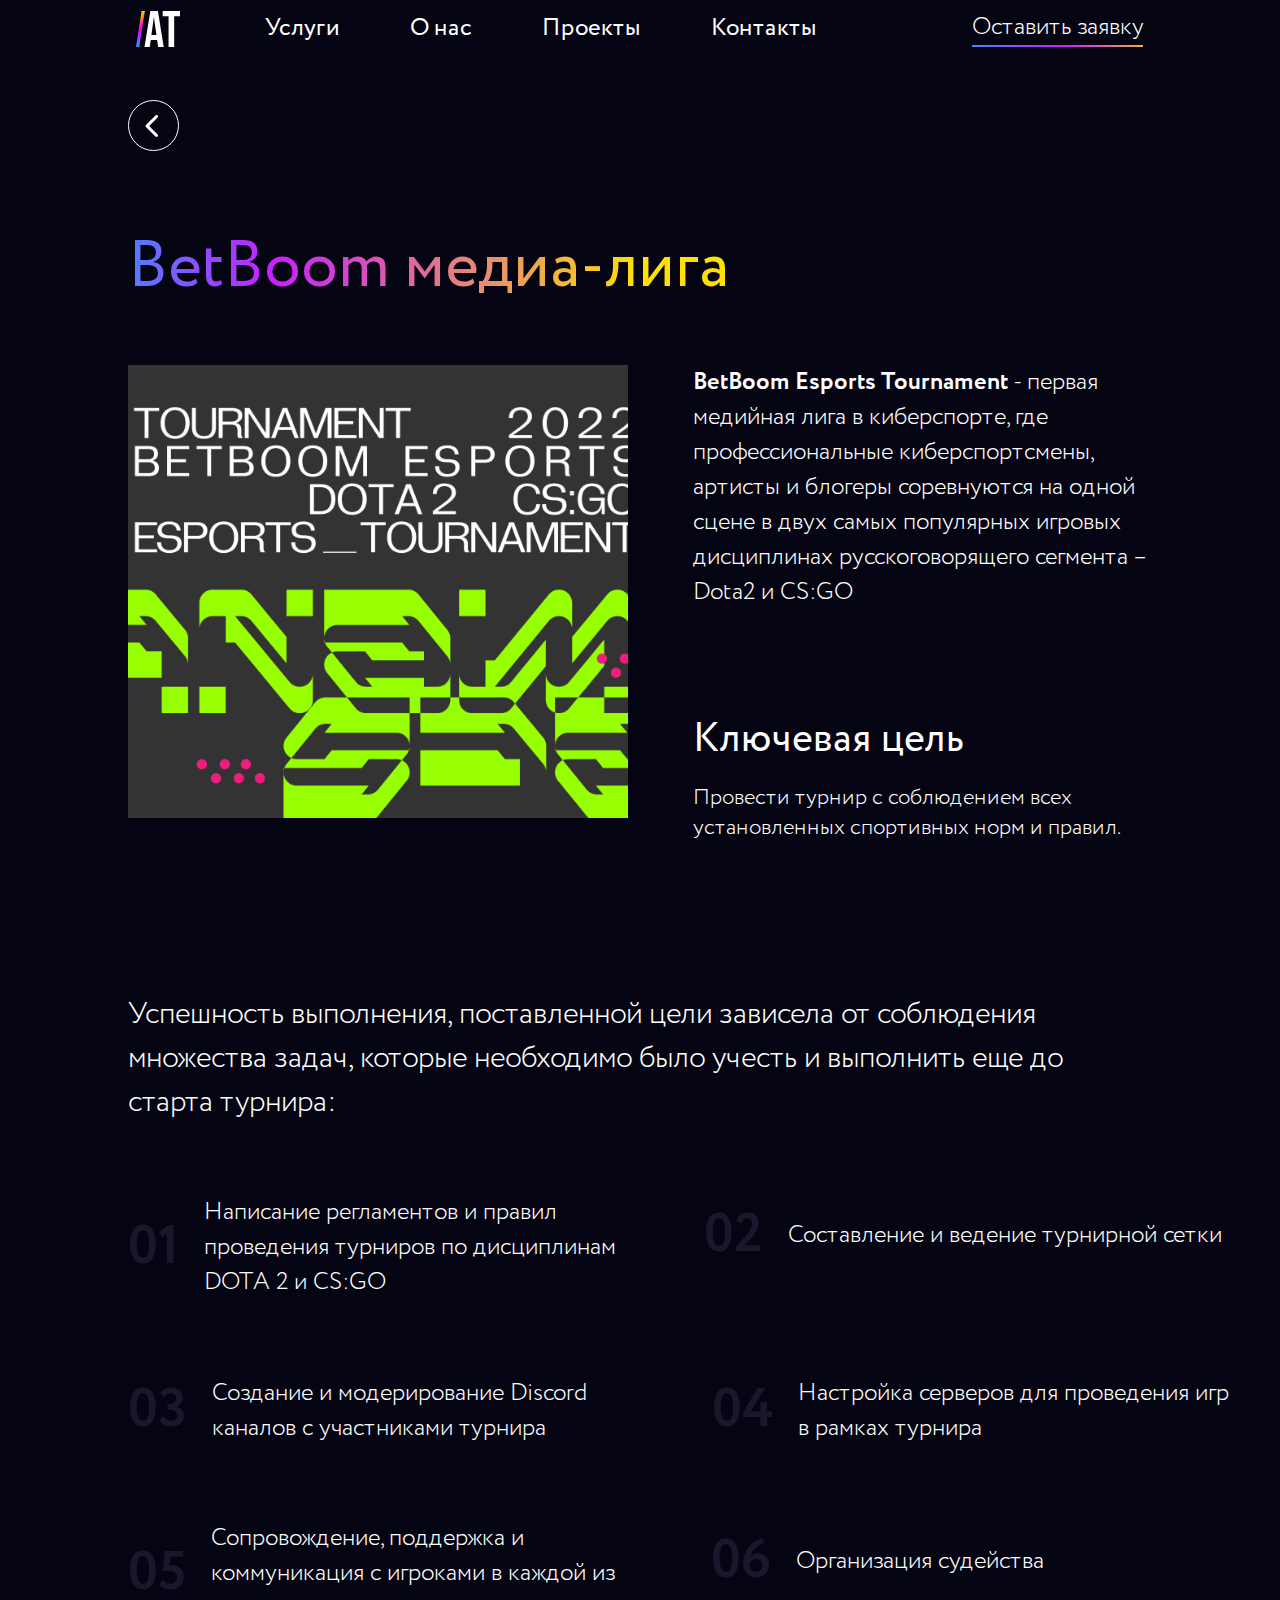
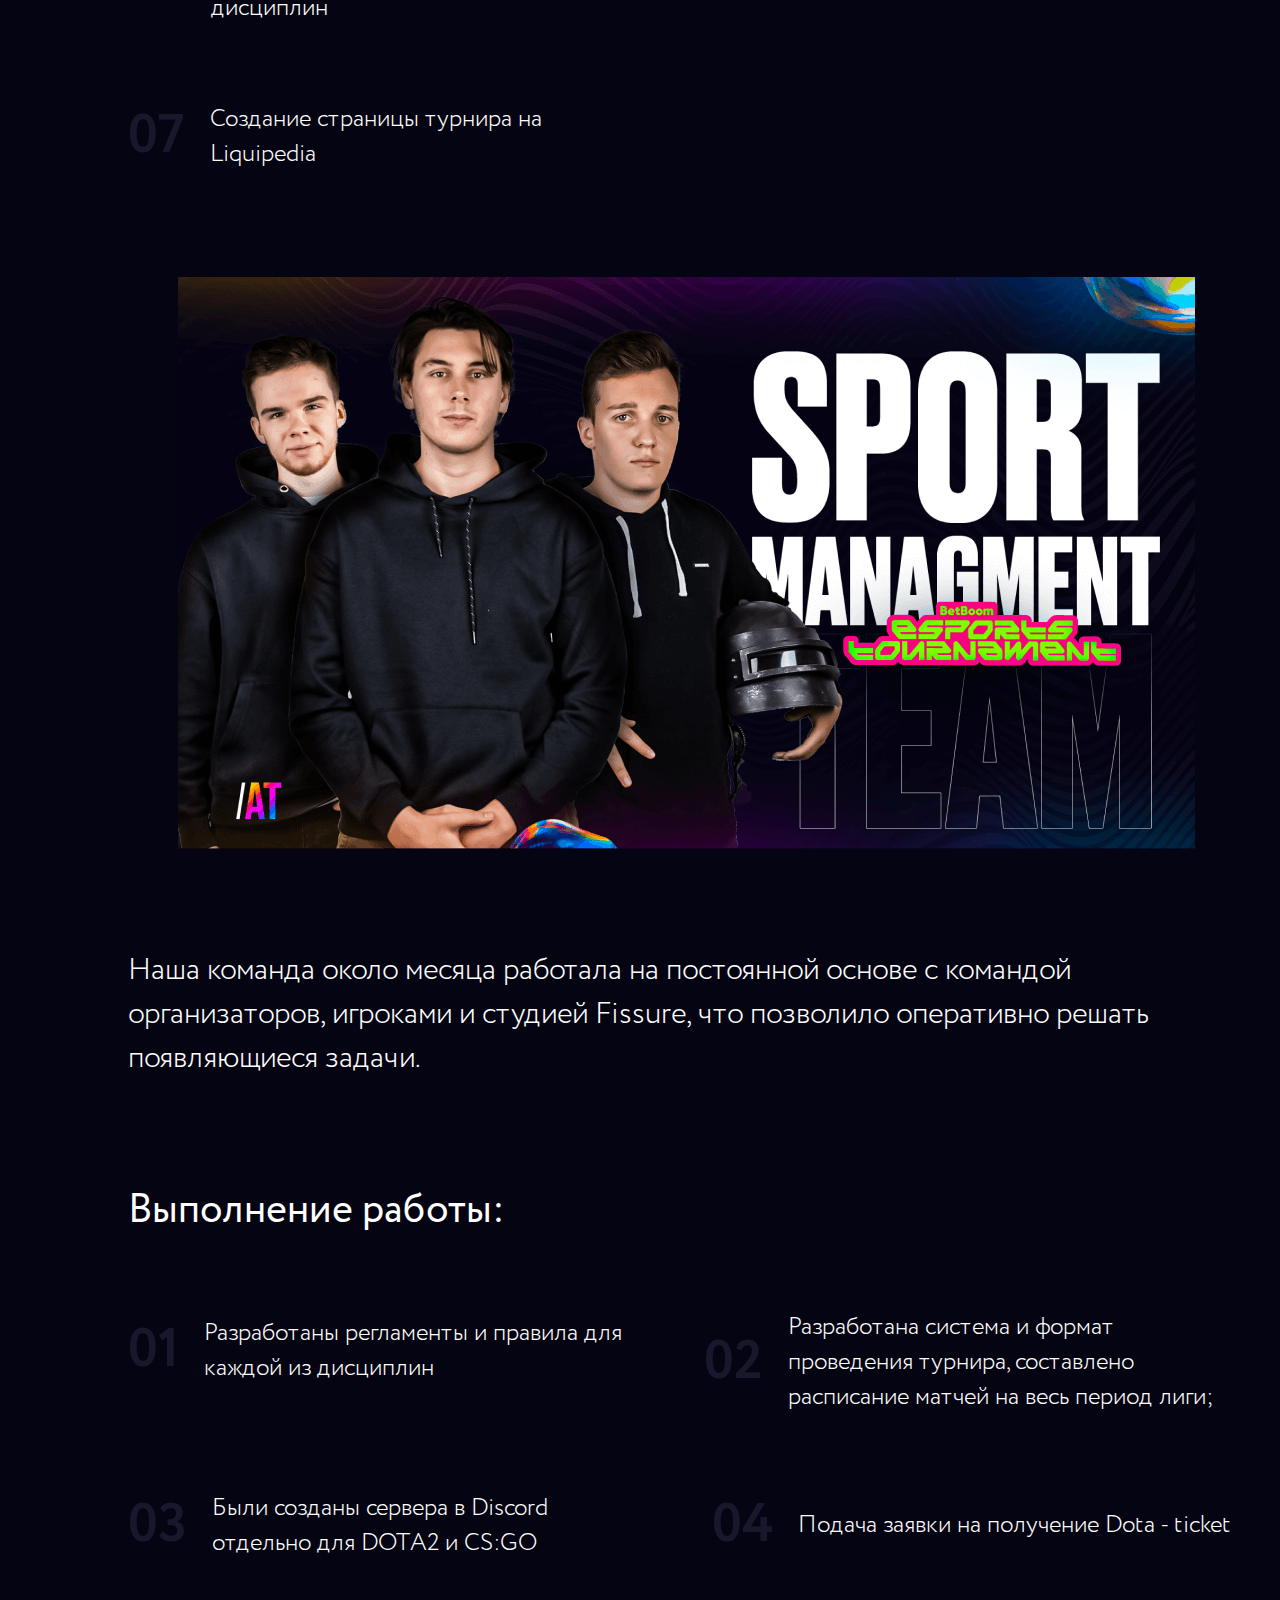
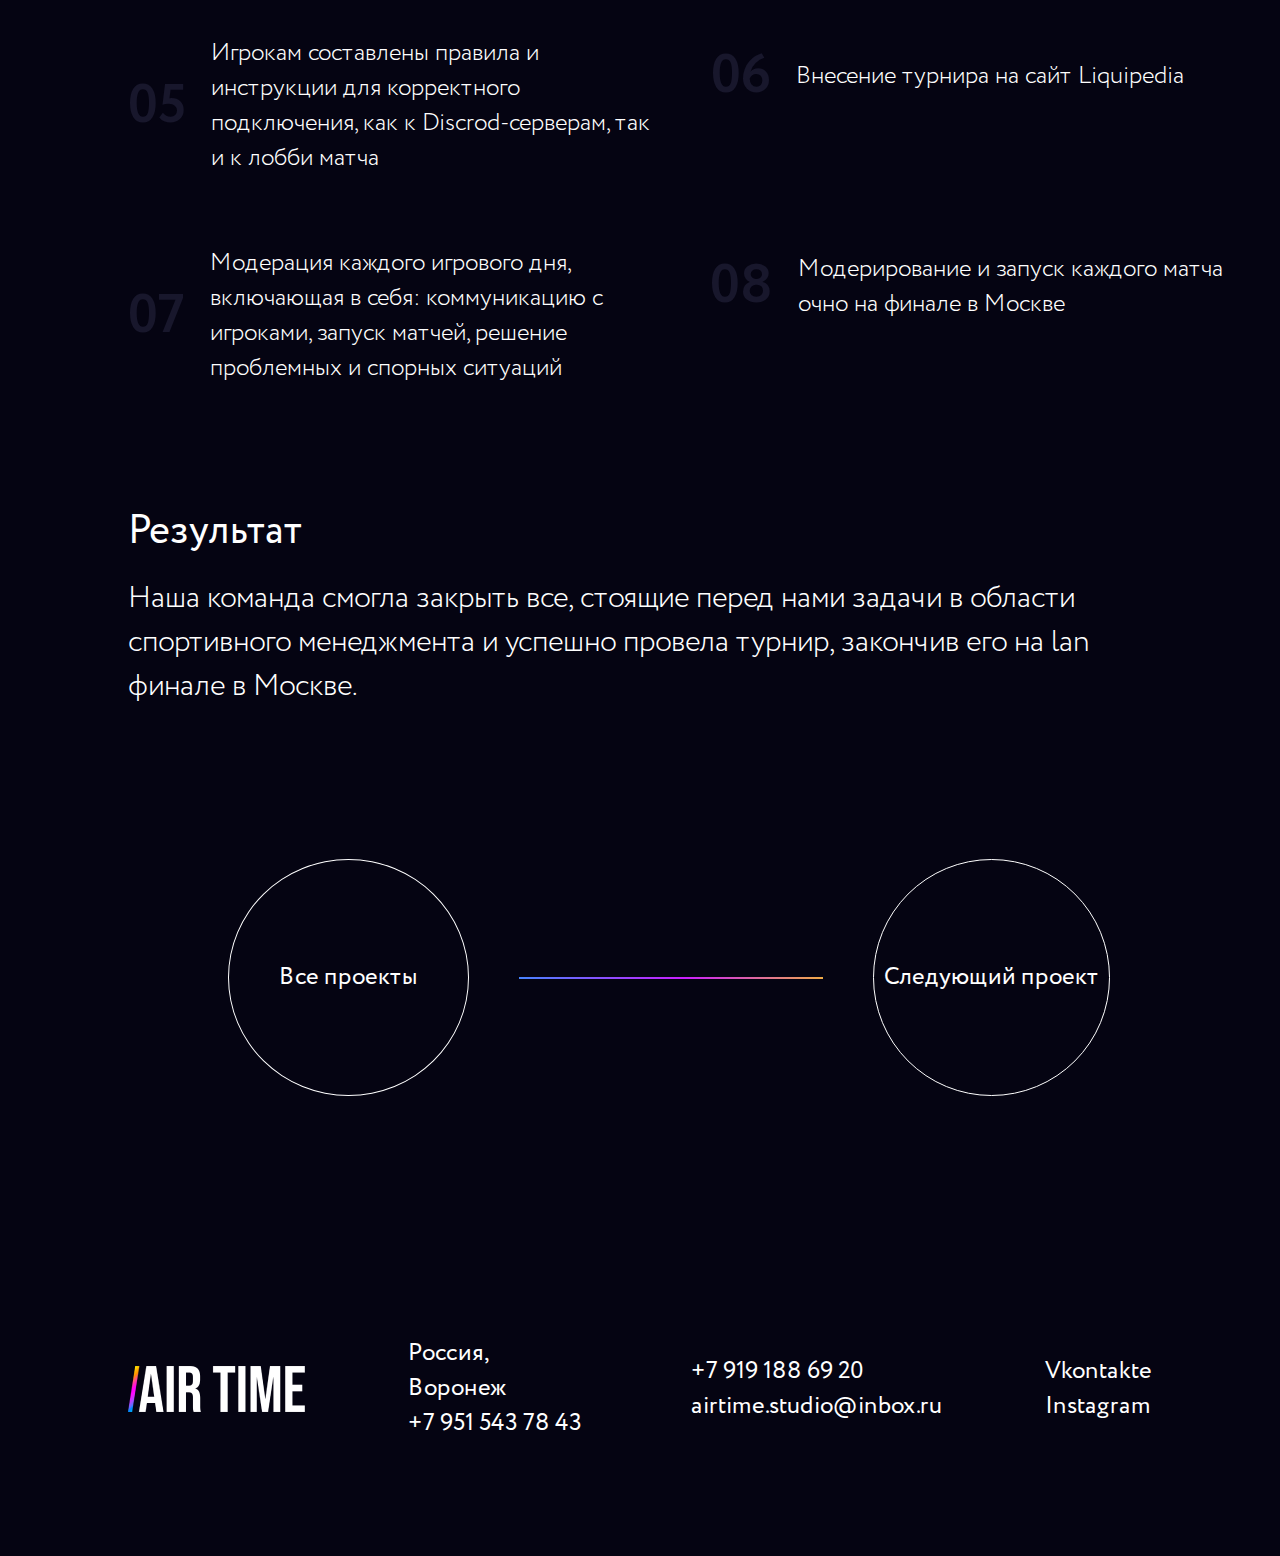
<file: betboomproject.html>
<!DOCTYPE html>
<html lang="ru">
<head>
    <meta charset="UTF-8">
    <meta http-equiv="X-UA-Compatible" content="IE=edge">
    <meta name="viewport" content="width=device-width, initial-scale=1.0">
    <!--Favicons!-->
    <link rel="apple-touch-icon" sizes="180x180" href="apple-touch-icon.png">
    <link rel="icon" type="image/png" sizes="32x32" href="favicon-32x32.png">
    <link rel="icon" type="image/png" sizes="16x16" href="favicon-16x16.png">
    <link rel="manifest" href="site.webmanifest">
    <link rel="mask-icon" href="safari-pinned-tab.svg" color="#5bbad5">
    <meta name="msapplication-TileColor" content="#da532c">
    <meta name="theme-color" content="#ffffff">
    <!--Favicons!!!-->
    <link rel="stylesheet" href="./css/style.min.css">
    <title>Bet-Boom Project</title>
</head>
<body>
    <header class="header container-fluid">
        <div class="hedaer__content container">
            <div class="header__logo">
                <a href="index.html" class="logo__home">
                    <img src="./img/logo.svg" alt="логотип Air-time-Studio">
                </a>
                
            </div>
            <nav class="nav">
                <ul class="nav__list">
                    <li class="nav__item">
                        <a href="index.html#services" class="nav--link">Услуги</a>
                    </li>
                    <li class="nav__item">
                        <a href="about.html" class="nav--link">О нас</a>
                    </li>
                    <li class="nav__item">
                        <a href="projects.html" class="nav--link">Проекты</a>
                    </li>
                    <li class="nav__item">
                        <a href="#footer" class="nav--link">Контакты</a>
                    </li>
                    <li class="nav__item-order">
                        <div class="header__button header__button--mobile">
                            <a href="form.html" class="header--btn" target="_blank">Оставить заявку</a>
                            <span class="header--underline"></span>
                        </div>
                    </li>
                </ul>
            </nav>
            <div class="header__button header__button--desktop">
                <a href="form.html" class="header--btn" target="_blank">Оставить заявку</a>
                <span class="header--underline"></span>
            </div>
            <div class="header__burger">
                <span class="left--stick stick"></span>
                <span class="right--stick stick"></span>
                <span class="third--stick stick"></span>
            </div>
        </div>
    </header>
    <main>
        <section class="project__section container-fluid betboom--project">
            <div class="project__content container">
                <div class="arrow--to-back">
                    <a class="arrow--back-link" href="projects.html"><img src="./img/arrow-left-form.svg" alt="arrow"></a>
                </div>
                <div class="project__content-title main--title">
                    <h2>BetBoom медиа-лига</h2>
                </div>
                <div class="project__wrapper">
                    <div class="hero__row">
                        <div class="hero__img">
                            <img src="./img/banner1.png" alt="banner">
                        </div>
                        <div class="hero__text">
                            <div class="hero__text-desk">
                                <p> <strong>BetBoom Esports Tournament</strong> - первая медийная лига в киберспорте, где профессиональные киберспортсмены, артисты и блогеры соревнуются на одной сцене в двух самых популярных игровых дисциплинах русскоговорящего сегмента – Dota2 и CS:GO</p>
                            </div>
                            <div class="hero__text-key">
                                <p>Ключевая цель</p>
                            </div>
                            <div class="hero__text-words">
                                <p>Провести турнир с соблюдением всех установленных спортивных норм и правил.</p>
                            </div>
                        </div>
                    </div>
                    <div class="basic--text m150">
                        <p>Успешность выполнения, поставленной цели зависела от соблюдения множества задач, которые необходимо было учесть и выполнить еще до старта турнира:</p>
                    </div>
                    <!--task wrapper-->
                    <div class="tasks__wrapper">
                        <div class="tasks__row">
                            <div class="tasks__col">
                                <div class="grey--number">01</div>
                                <div class="tasks__text">
                                    <p>Написание регламентов и правил проведения турниров по дисциплинам DOTA 2 и CS:GO</p>
                                </div>
                            </div>
                            <div class="tasks__col">
                                <div class="grey--number">02</div>
                                <div class="tasks__text">
                                    <p>Составление и ведение турнирной сетки</p>
                                </div>
                            </div>
                        </div>
                        <!-- Task Row-->
                        <div class="tasks__row">
                            <div class="tasks__col">
                                <div class="grey--number">03</div>
                                <div class="tasks__text">
                                    <p>Создание и модерирование Discord каналов с участниками турнира</p>
                                </div>
                            </div>
                            <div class="tasks__col">
                                <div class="grey--number">04</div>
                                <div class="tasks__text">
                                    <p>Настройка серверов для проведения игр в рамках турнира</p>
                                </div>
                            </div>
                        </div>
                        <!-- Task Row-->
                        <div class="tasks__row">
                            <div class="tasks__col">
                                <div class="grey--number">05</div>
                                <div class="tasks__text">
                                    <p>Сопровождение, поддержка и коммуникация с игроками в каждой из дисциплин</p>
                                </div>
                            </div>
                            <div class="tasks__col">
                                <div class="grey--number">06</div>
                                <div class="tasks__text">
                                    <p>Организация судейства</p>
                                </div>
                            </div>
                        </div>
                        <!-- Task Row-->
                        <div class="tasks__row">
                            <div class="tasks__col">
                                <div class="grey--number">07</div>
                                <div class="tasks__text">
                                    <p>Создание страницы турнира на  Liquipedia</p>
                                </div>
                            </div>
                        </div>
                        <!-- Task Row-->
                    </div>
                    <!-- END task wrapper-->
                    <div class="big--image-proj">
                        <img src="./img/bb1.png" alt="big banner">
                    </div>
                    <div class="basic--text m100">
                        <p>Наша команда около месяца работала на постоянной основе с командой организаторов, игроками и студией Fissure, что позволило оперативно решать появляющиеся задачи.</p>
                    </div>
                    <!--task wrapper-->
                    <div class="tasks__wrapper tasks--done">
                        <div class="tasks--done--title">
                            <p>Выполнение работы:</p>
                        </div>
                        <div class="tasks__row">
                            <div class="tasks__col">
                                <div class="grey--number">01</div>
                                <div class="tasks__text">
                                    <p>Разработаны регламенты и правила для каждой из дисциплин</p>
                                </div>
                            </div>
                            <div class="tasks__col">
                                <div class="grey--number">02</div>
                                <div class="tasks__text">
                                    <p>Разработана система и формат проведения турнира, составлено расписание матчей на весь период лиги;</p>
                                </div>
                            </div>
                        </div>
                        <!-- Task Row-->
                        <div class="tasks__row">
                            <div class="tasks__col">
                                <div class="grey--number">03</div>
                                <div class="tasks__text">
                                    <p>Были созданы сервера в Discord отдельно для DOTA2 и CS:GO</p>
                                </div>
                            </div>
                            <div class="tasks__col">
                                <div class="grey--number">04</div>
                                <div class="tasks__text">
                                    <p>Подача заявки на получение Dota - ticket</p>
                                </div>
                            </div>
                        </div>
                        <!-- Task Row-->
                        <div class="tasks__row">
                            <div class="tasks__col">
                                <div class="grey--number">05</div>
                                <div class="tasks__text">
                                    <p>Игрокам составлены правила и инструкции для корректного подключения, как к Discrod-серверам, так и к лобби матча</p>
                                </div>
                            </div>
                            <div class="tasks__col">
                                <div class="grey--number">06</div>
                                <div class="tasks__text">
                                    <p>Внесение турнира на сайт Liquipedia</p>
                                </div>
                            </div>
                        </div>
                        <!-- Task Row-->
                        <div class="tasks__row">
                            <div class="tasks__col">
                                <div class="grey--number">07</div>
                                <div class="tasks__text">
                                    <p>Модерация каждого игрового дня, включающая в себя: коммуникацию с игроками, запуск матчей, решение проблемных и спорных ситуаций</p>
                                </div>
                            </div>
                            <div class="tasks__col">
                                <div class="grey--number">08</div>
                                <div class="tasks__text">
                                    <p>Модерирование и запуск каждого матча очно на финале в Москве</p>
                                </div>
                            </div>
                        </div>
                        <!-- Task Row-->
                    </div>
                    <!-- END task wrapper-->
                    <div class="tasks--done--title result--title">
                        <p>Результат </p>
                    </div>
                    <div class="basic--text result--text">
                        <p>Наша команда смогла закрыть все, стоящие перед нами задачи в области спортивного менеджмента и успешно провела турнир,  закончив его на lan финале в Москве.</p>
                    </div>
                    <!-- Buttons Prev and Next-->
                    <div class="btn__row--next--prev">
                        <a href="projects.html" class="project__button" >
                            Все проекты
                        </a>
                        <span class="rainbow--line"></span>
                        <a href="gazpromproject.html" class="project__button right--btn" >
                            Следующий проект
                        </a>
                    </div>

                    <!--Mobile-->
                    <div class="btn__row btn__row_mobile">
                        <a href="projects.html" class="btn__all-proj">
                            Все проекты
                        </a>
                    </div>
                    <div class="btn__row btn__row_mobile btn__row_mobile-big">
                        <a href="gazpromproject.html" class="btn__all-proj">
                            Следующий проект
                        </a>
                    </div>
                    <!--Mobile-->
                </div>
            </div>
        </section>
    </main>
    <footer class="container-fluid" id="footer">
        <div class="footer__content container">
            <div class="footer__logo footer--item">
                <img src="./img/footer-logo.png" alt="Footer logo">
            </div>
            <div class="footer__links footer--item">
                <a href="#">Россия, Воронеж</a>
                <a href="tel:+79515437843">+7 951 543 78 43</a>
            </div>
            <div class="footer__links footer--item">
                <a href="tel:+79191886920">+7 919 188 69 20</a>
                <a href="mailto:airtime.studio@inbox.ru">airtime.studio@inbox.ru</a>
            </div>
            <div class="footer__links footer--item">
                <a href="https://vk.com/airtimestudio">Vkontakte</a>
                <a href="#">Instagram</a>
            </div>
        </div>
    </footer>
    <!--script!-->
    <script src="./js/header.js"></script>
</body>
</html>
</file>
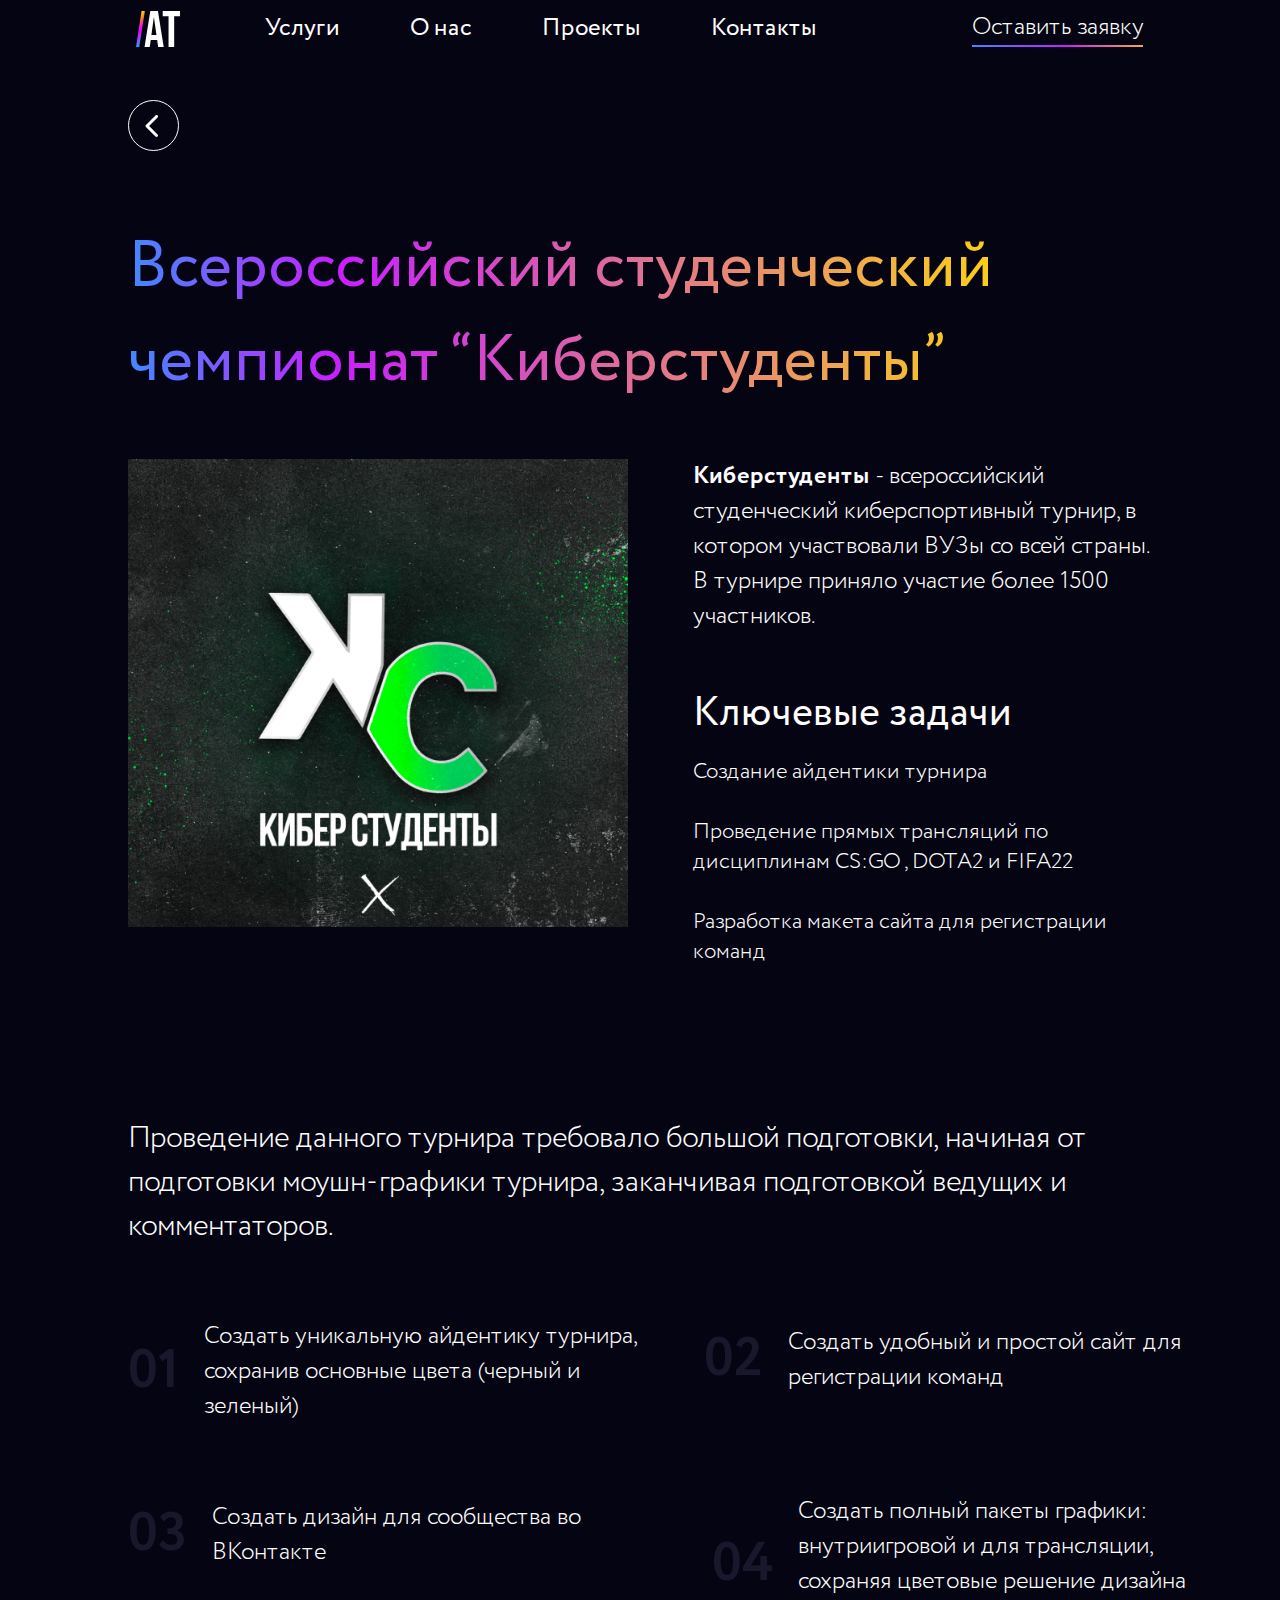
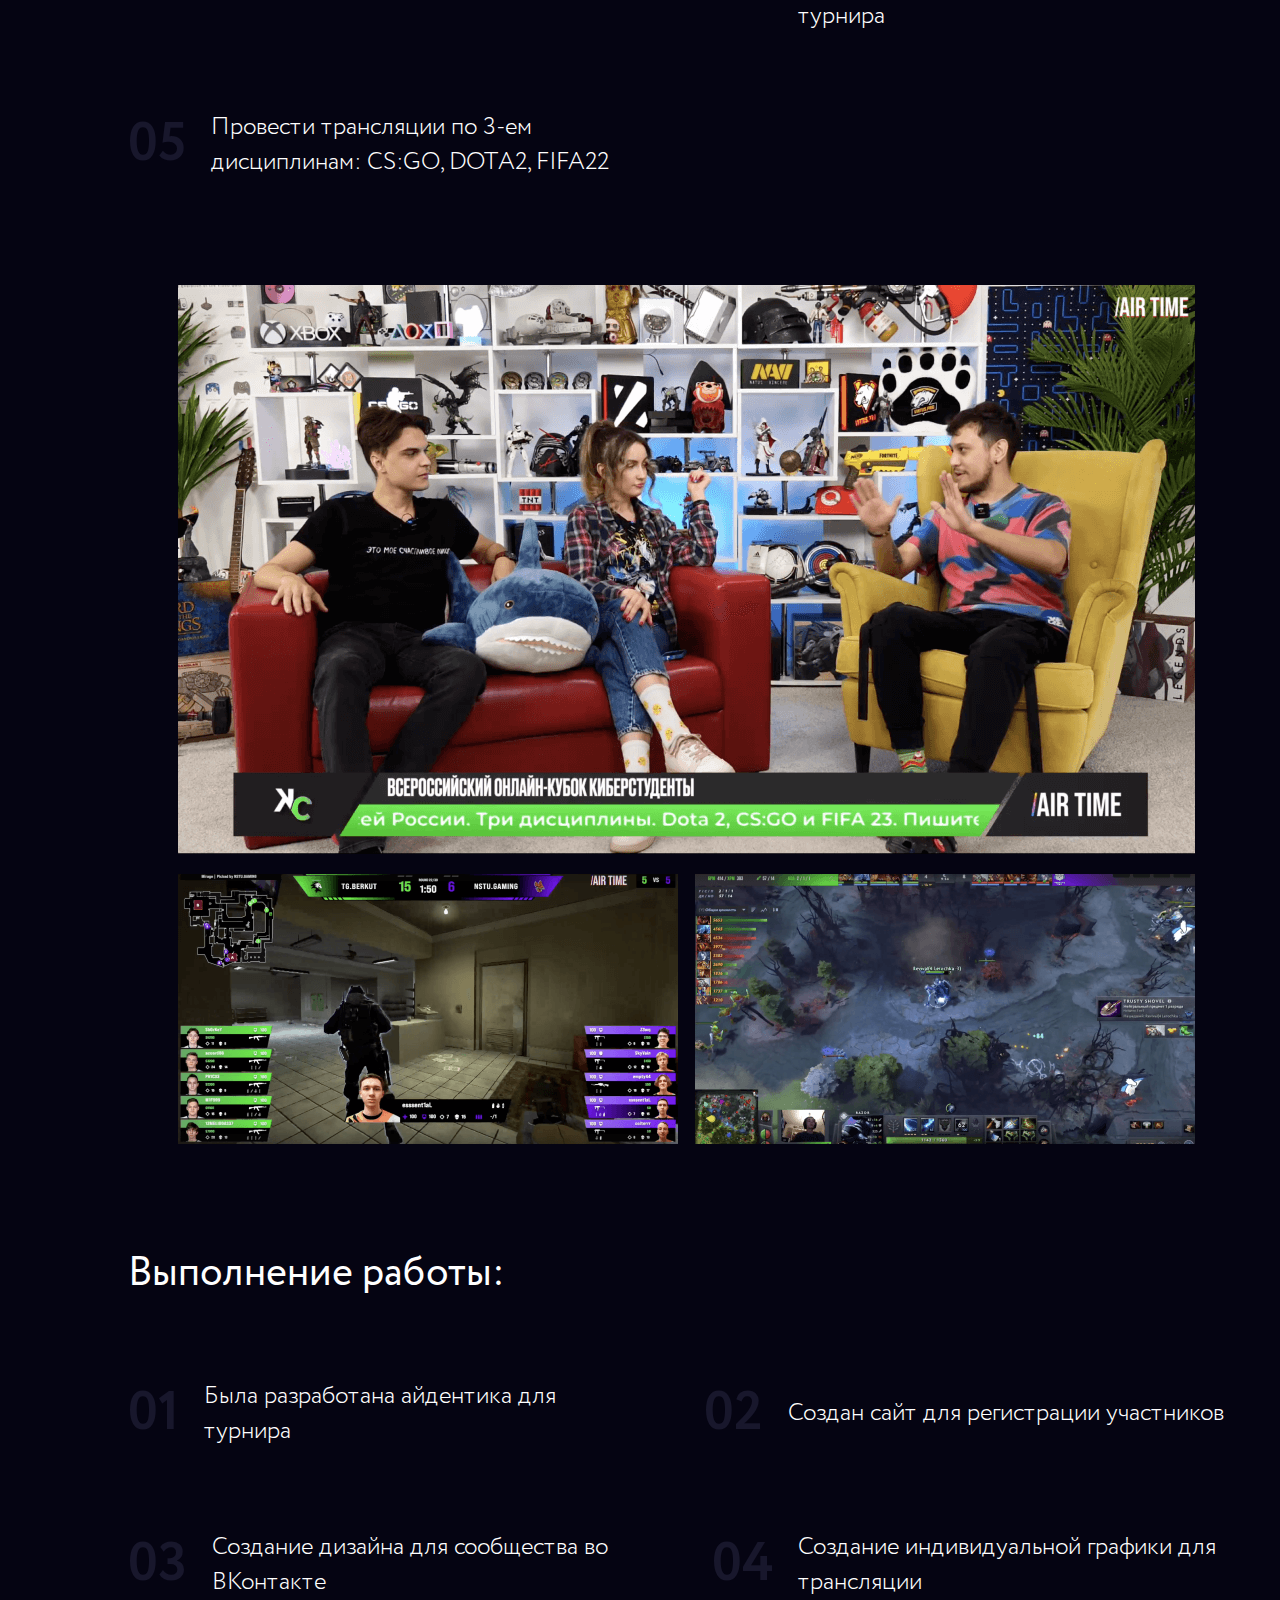
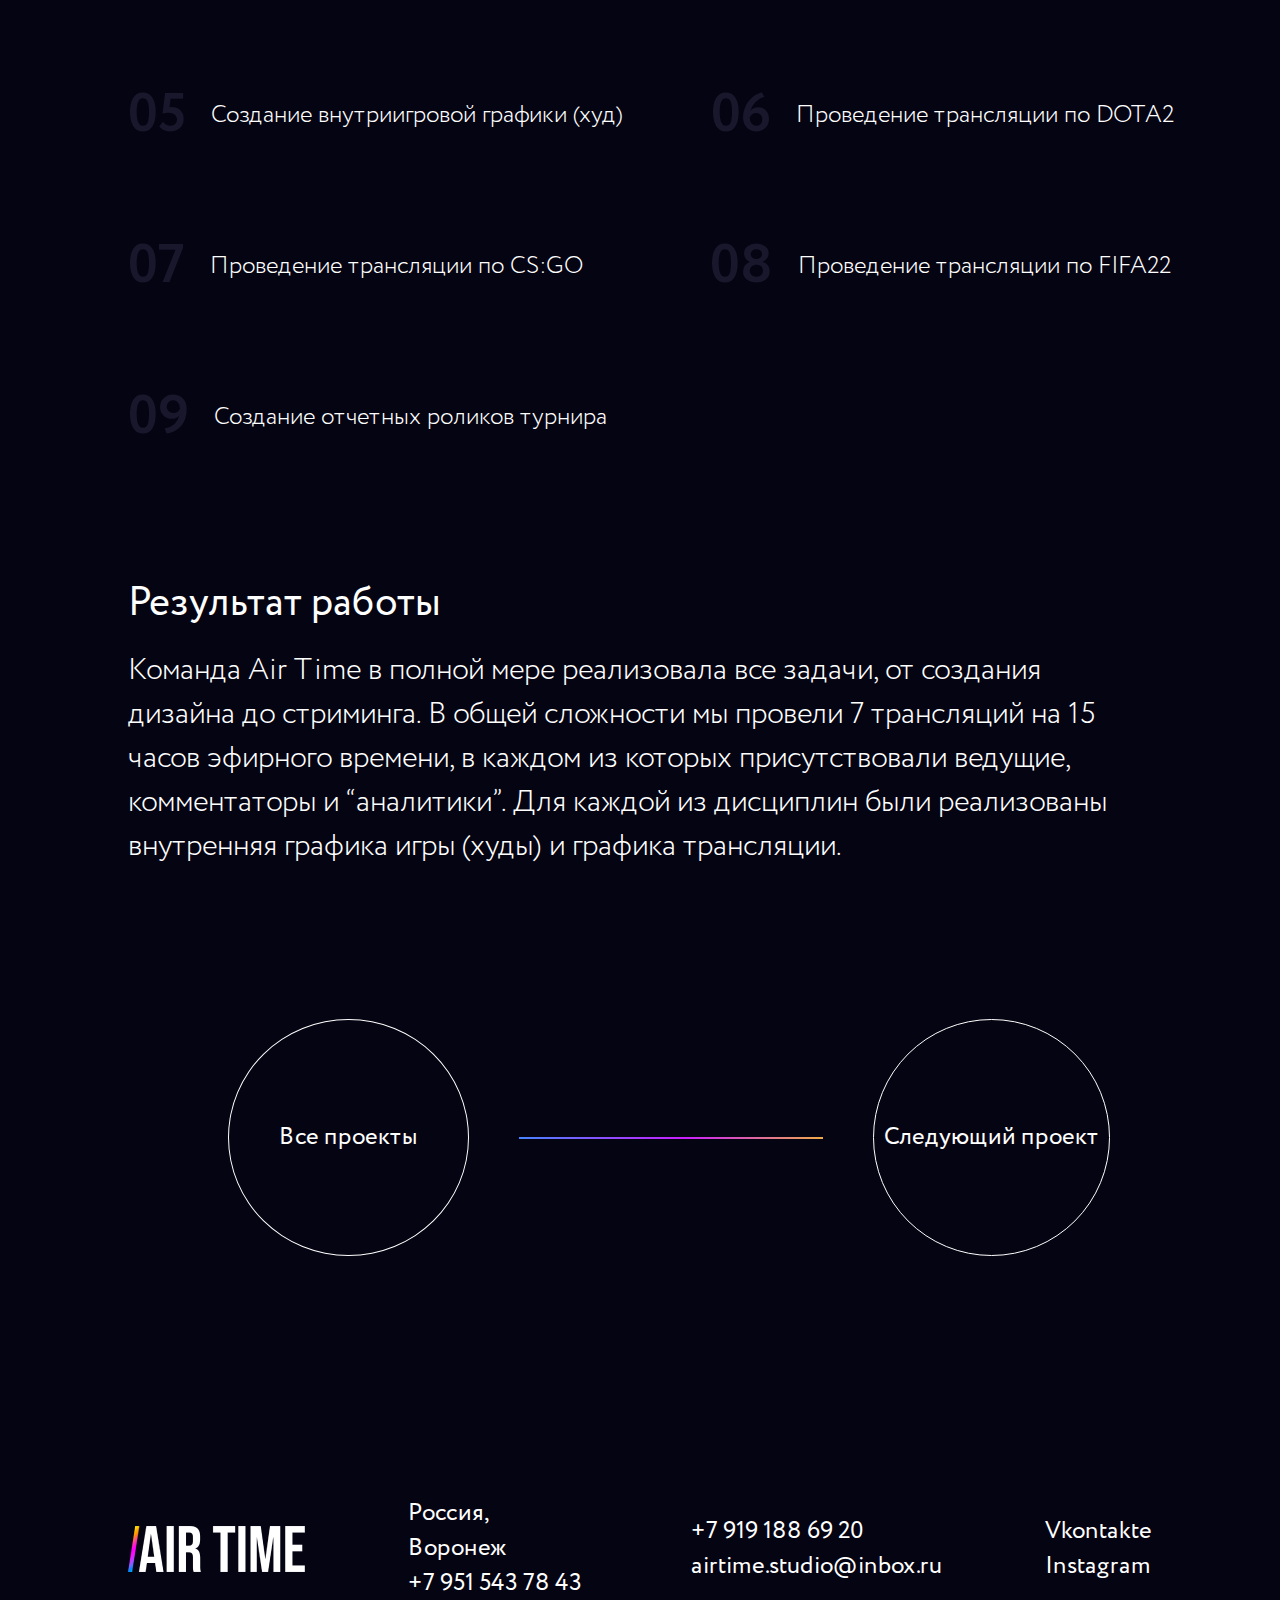
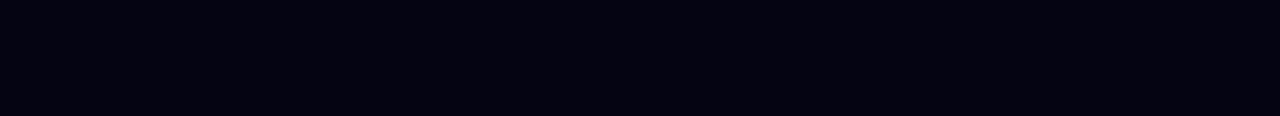
<file: cyberstudentproj.html>
<!DOCTYPE html>
<html lang="ru">
<head>
    <meta charset="UTF-8">
    <meta http-equiv="X-UA-Compatible" content="IE=edge">
    <meta name="viewport" content="width=device-width, initial-scale=1.0">
    <!--Favicons!-->
    <link rel="apple-touch-icon" sizes="180x180" href="apple-touch-icon.png">
    <link rel="icon" type="image/png" sizes="32x32" href="favicon-32x32.png">
    <link rel="icon" type="image/png" sizes="16x16" href="favicon-16x16.png">
    <link rel="manifest" href="site.webmanifest">
    <link rel="mask-icon" href="safari-pinned-tab.svg" color="#5bbad5">
    <meta name="msapplication-TileColor" content="#da532c">
    <meta name="theme-color" content="#ffffff">
    <!--Favicons!-->
    <link rel="stylesheet" href="./css/style.min.css">
    <title>Cyber Students Project</title>
</head>
<body>
    <header class="header container-fluid">
        <div class="hedaer__content container">
            <div class="header__logo">
                <a href="index.html" class="logo__home">
                    <img src="./img/logo.svg" alt="логотип Air-time-Studio">
                </a>
                
            </div>
            <nav class="nav">
                <ul class="nav__list">
                    <li class="nav__item">
                        <a href="index.html#services" class="nav--link">Услуги</a>
                    </li>
                    <li class="nav__item">
                        <a href="about.html" class="nav--link">О нас</a>
                    </li>
                    <li class="nav__item">
                        <a href="projects.html" class="nav--link">Проекты</a>
                    </li>
                    <li class="nav__item">
                        <a href="#footer" class="nav--link">Контакты</a>
                    </li>
                    <li class="nav__item-order">
                        <div class="header__button header__button--mobile">
                            <a href="form.html" class="header--btn" target="_blank">Оставить заявку</a>
                            <span class="header--underline"></span>
                        </div>
                    </li>
                </ul>
            </nav>
            <div class="header__button header__button--desktop">
                <a href="form.html" class="header--btn" target="_blank">Оставить заявку</a>
                <span class="header--underline"></span>
            </div>
            <div class="header__burger">
                <span class="left--stick stick"></span>
                <span class="right--stick stick"></span>
                <span class="third--stick stick"></span>
            </div>
        </div>
    </header>
    <main>
        <section class="project__section container-fluid cyber-student--project">
            <div class="project__content container">
                <div class="arrow--to-back">
                    <a class="arrow--back-link" href="projects.html"><img src="./img/arrow-left-form.svg" alt="arrow"></a>
                </div>
                <div class="project__content-title main--title cyber-student_rainbow">
                    <h2>Всероссийский студенческий<br>
                        чемпионат “Киберстуденты”</h2>
                </div>
                <div class="project__wrapper">
                    <div class="hero__row">
                        <div class="hero__img">
                            <img src="./img/cyberstud-banner.png" alt="banner">
                        </div>
                        <div class="hero__text">
                            <div class="hero__text-desk">
                                <p> <strong>Киберстуденты</strong> - всероссийский студенческий киберспортивный турнир,  в котором участвовали ВУЗы со всей страны. В турнире приняло участие более 1500 участников. </p>
                            </div>
                            <div class="hero__text-key">
                                <p>Ключевые задачи </p>
                            </div>
                            <div class="hero__text-words">
                                <p>Создание айдентики турнира</p>
                                <br>
                                <p>Проведение прямых трансляций
                                    по дисциплинам CS:GO , DOTA2 и FIFA22</p>
                                    <br>
                                <p>Разработка макета сайта для регистрации команд</p>
                            </div>
                        </div>
                    </div>
                    <div class="basic--text m150">
                        <p>Проведение данного турнира требовало большой подготовки, начиная от подготовки моушн-графики турнира, заканчивая подготовкой ведущих и комментаторов.</p>
                    </div>
                    <!--task wrapper-->
                    <div class="tasks__wrapper">
                        <div class="tasks__row">
                            <div class="tasks__col">
                                <div class="grey--number">01</div>
                                <div class="tasks__text">
                                    <p>Создать уникальную айдентику турнира, 
                                        сохранив основные цвета (черный и зеленый)</p>
                                </div>
                            </div>
                            <div class="tasks__col">
                                <div class="grey--number">02</div>
                                <div class="tasks__text">
                                    <p>Создать удобный и простой сайт для регистрации команд</p>
                                </div>
                            </div>
                        </div>
                        <!-- Task Row-->
                        <div class="tasks__row">
                            <div class="tasks__col">
                                <div class="grey--number">03</div>
                                <div class="tasks__text">
                                    <p>Создать дизайн для сообщества
                                        во ВКонтакте</p>
                                </div>
                            </div>
                            <div class="tasks__col">
                                <div class="grey--number">04</div>
                                <div class="tasks__text">
                                    <p>Создать полный пакеты графики:<br> внутриигровой и для трансляции, сохраняя
                                        цветовые решение дизайна турнира</p>
                                </div>
                            </div>
                        </div>
                        <!-- Task Row-->
                        <div class="tasks__row">
                            <div class="tasks__col">
                                <div class="grey--number">05</div>
                                <div class="tasks__text">
                                    <p>Провести трансляции по 3-ем 
                                        дисциплинам: CS:GO, DOTA2, FIFA22</p>
                                </div>
                            </div>
                            
                        </div>
                        <!-- Task Row-->                      
                    </div>
                    <!-- END task wrapper-->
                    <div class="big--image-proj">
                        <div class="big--image-proj__main">
                            <img src="./img/cyber-1.png" alt="big banner">
                        </div>
                        <div class="big--image-proj__sub big--image-proj__sub_row">
                            <div class="first--img">
                                <img src="./img/cyber-2.png" alt="cyber photo 2">
                            </div>
                            <div class="second--img">
                                <img src="./img/cyber-3.png" alt="cyber photo 3">
                            </div>
                        </div>
                    </div>
                    <!--task wrapper-->
                    <div class="tasks__wrapper tasks--done">
                        <div class="tasks--done--title">
                            <p>Выполнение работы:</p>
                        </div>
                        <div class="tasks__row">
                            <div class="tasks__col">
                                <div class="grey--number">01</div>
                                <div class="tasks__text">
                                    <p>Была разработана айдентика для турнира</p>
                                </div>
                            </div>
                            <div class="tasks__col">
                                <div class="grey--number">02</div>
                                <div class="tasks__text">
                                    <p>Создан сайт для регистрации участников</p>
                                </div>
                            </div>
                        </div>
                        <!-- Task Row-->
                        <div class="tasks__row">
                            <div class="tasks__col">
                                <div class="grey--number">03</div>
                                <div class="tasks__text">
                                    <p>Создание дизайна для сообщества
                                        во ВКонтакте</p>
                                </div>
                            </div>
                            <div class="tasks__col">
                                <div class="grey--number">04</div>
                                <div class="tasks__text">
                                    <p>Создание индивидуальной графики 
                                        для трансляции</p>
                                </div>
                            </div>
                        </div>
                        <!-- Task Row -->
                        <div class="tasks__row">
                            <div class="tasks__col">
                                <div class="grey--number">05</div>
                                <div class="tasks__text">
                                    <p>Создание внутриигровой графики
                                        (худ)</p>
                                </div>
                            </div>
                            <div class="tasks__col">
                                <div class="grey--number">06</div>
                                <div class="tasks__text">
                                    <p>Проведение трансляции по DOTA2</p>
                                </div>
                            </div>
                        </div>
                        <!-- Task Row-->
                        <div class="tasks__row">
                            <div class="tasks__col">
                                <div class="grey--number">07</div>
                                <div class="tasks__text">
                                    <p>Проведение трансляции по CS:GO</p>
                                </div>
                            </div>
                            <div class="tasks__col">
                                <div class="grey--number">08</div>
                                <div class="tasks__text">
                                    <p>Проведение трансляции по FIFA22</p>
                                </div>
                            </div>
                        </div>
                        <!-- Task Row-->
                        <div class="tasks__row">
                            <div class="tasks__col">
                                <div class="grey--number">09</div>
                                <div class="tasks__text">
                                    <p>Создание отчетных роликов турнира</p>
                                </div>
                            </div>
                            
                        </div>
                        <!-- Task Row-->
                    </div>
                    <!-- END task wrapper-->
                    <div class="tasks--done--title result--title">
                        <p>Результат работы</p>
                    </div>
                    <div class="basic--text result--text">
                        <p>Команда Air Time в полной мере реализовала все задачи, от создания дизайна до стриминга. 
                            В общей сложности мы провели 7 трансляций на 15 часов эфирного времени, в каждом из которых 
                            присутствовали ведущие, комментаторы и “аналитики”. Для каждой из дисциплин были реализованы 
                            внутренняя графика игры (худы) и графика трансляции.</p>
                    </div>
                    <!-- Buttons Prev and Next-->
                    <div class="btn__row--next--prev">
                        <a href="projects.html" class="project__button" >
                            Все проекты
                        </a>
                        <span class="rainbow--line"></span>
                        <a href="takeoffproject.html" class="project__button right--btn" >
                            Следующий проект
                        </a>
                    </div>
                    <!--Mobile-->
                    <div class="btn__row btn__row_mobile">
                        <a href="projects.html" class="btn__all-proj">
                            Все проекты
                        </a>
                    </div>
                    <div class="btn__row btn__row_mobile btn__row_mobile-big">
                        <a href="takeoffproject.html" class="btn__all-proj">
                            Следующий проект
                        </a>
                    </div>
                    <!--Mobile-->
                </div>
            </div>
        </section>
    </main>
    <footer class="container-fluid" id="footer">
        <div class="footer__content container">
            <div class="footer__logo footer--item">
                <img src="./img/footer-logo.png" alt="Footer logo">
            </div>
            <div class="footer__links footer--item">
                <a href="#">Россия, Воронеж</a>
                <a href="tel:+79515437843">+7 951 543 78 43</a>
            </div>
            <div class="footer__links footer--item">
                <a href="tel:+79191886920">+7 919 188 69 20</a>
                <a href="mailto:airtime.studio@inbox.ru">airtime.studio@inbox.ru</a>
            </div>
            <div class="footer__links footer--item">
                <a href="https://vk.com/airtimestudio">Vkontakte</a>
                <a href="#">Instagram</a>
            </div>
        </div>
    </footer>
    <!--script!-->
    <script src="./js/header.js"></script>
</body>
</html>
</file>
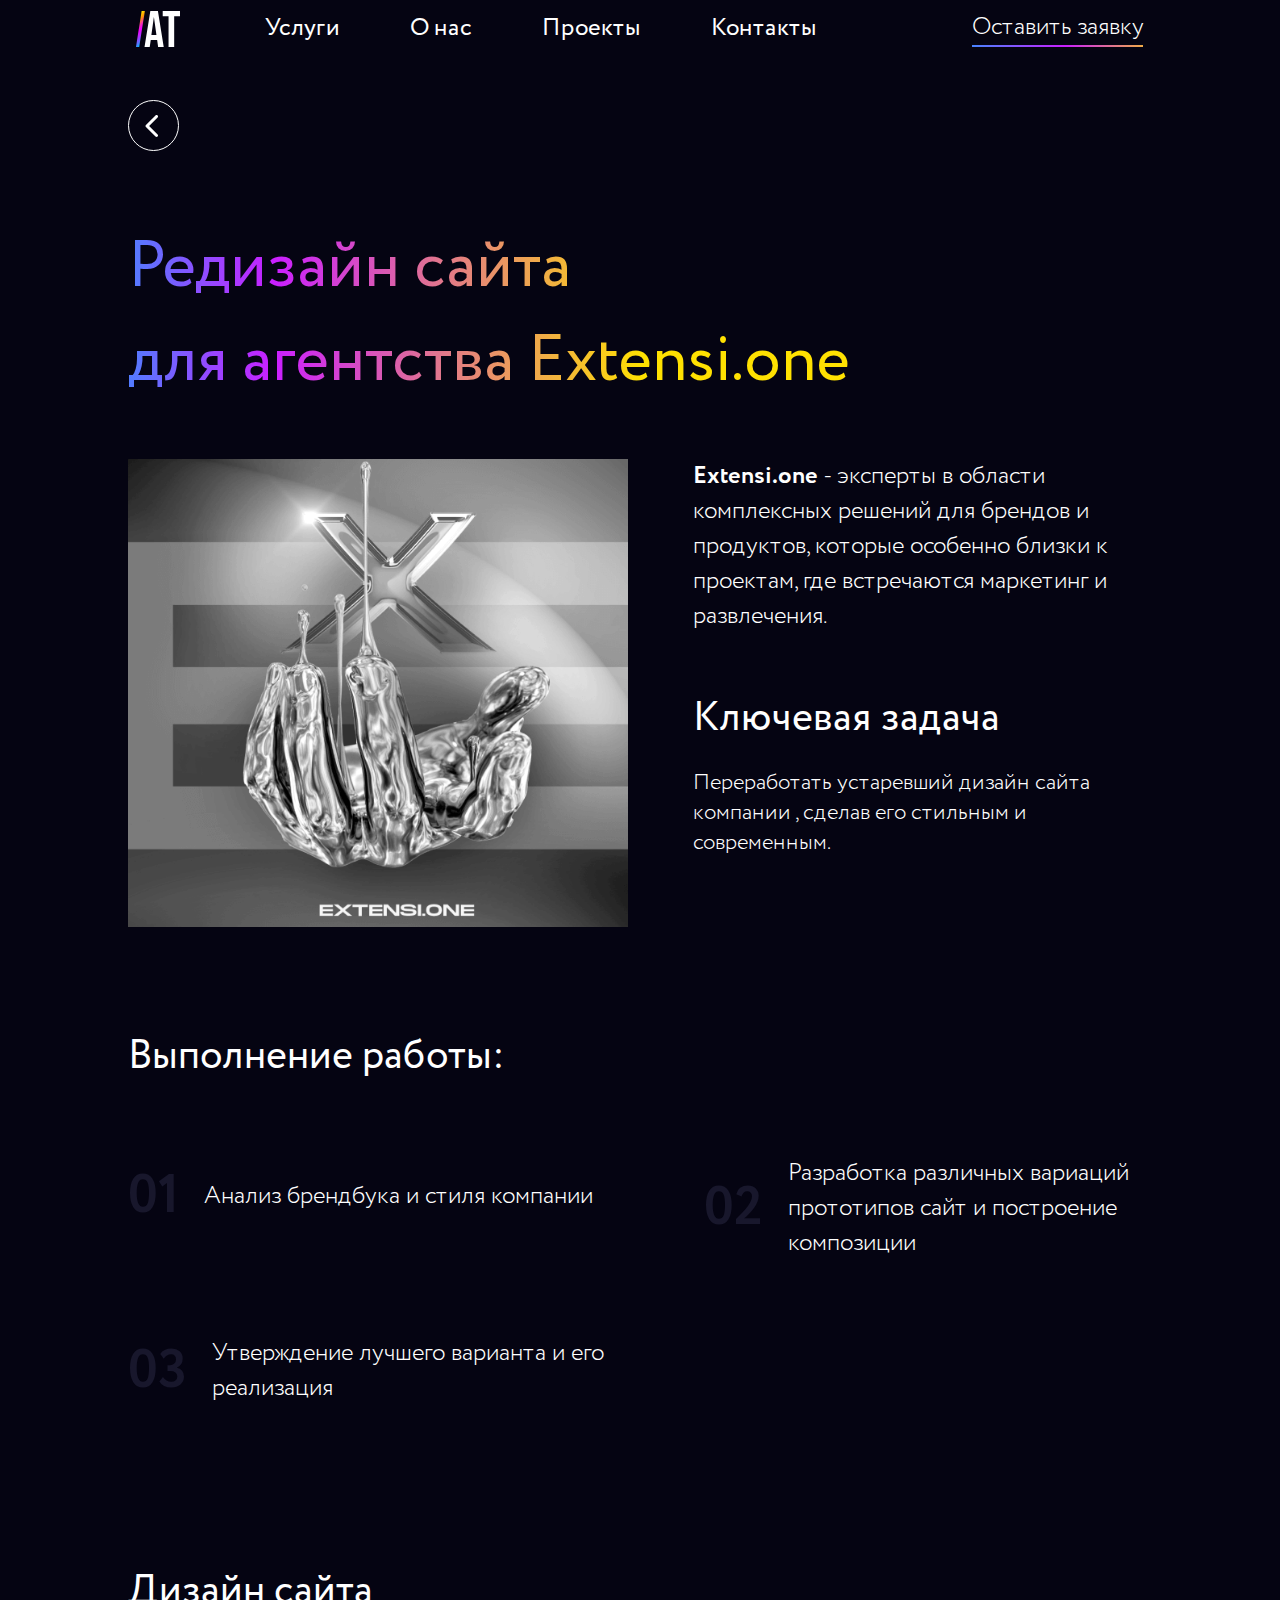
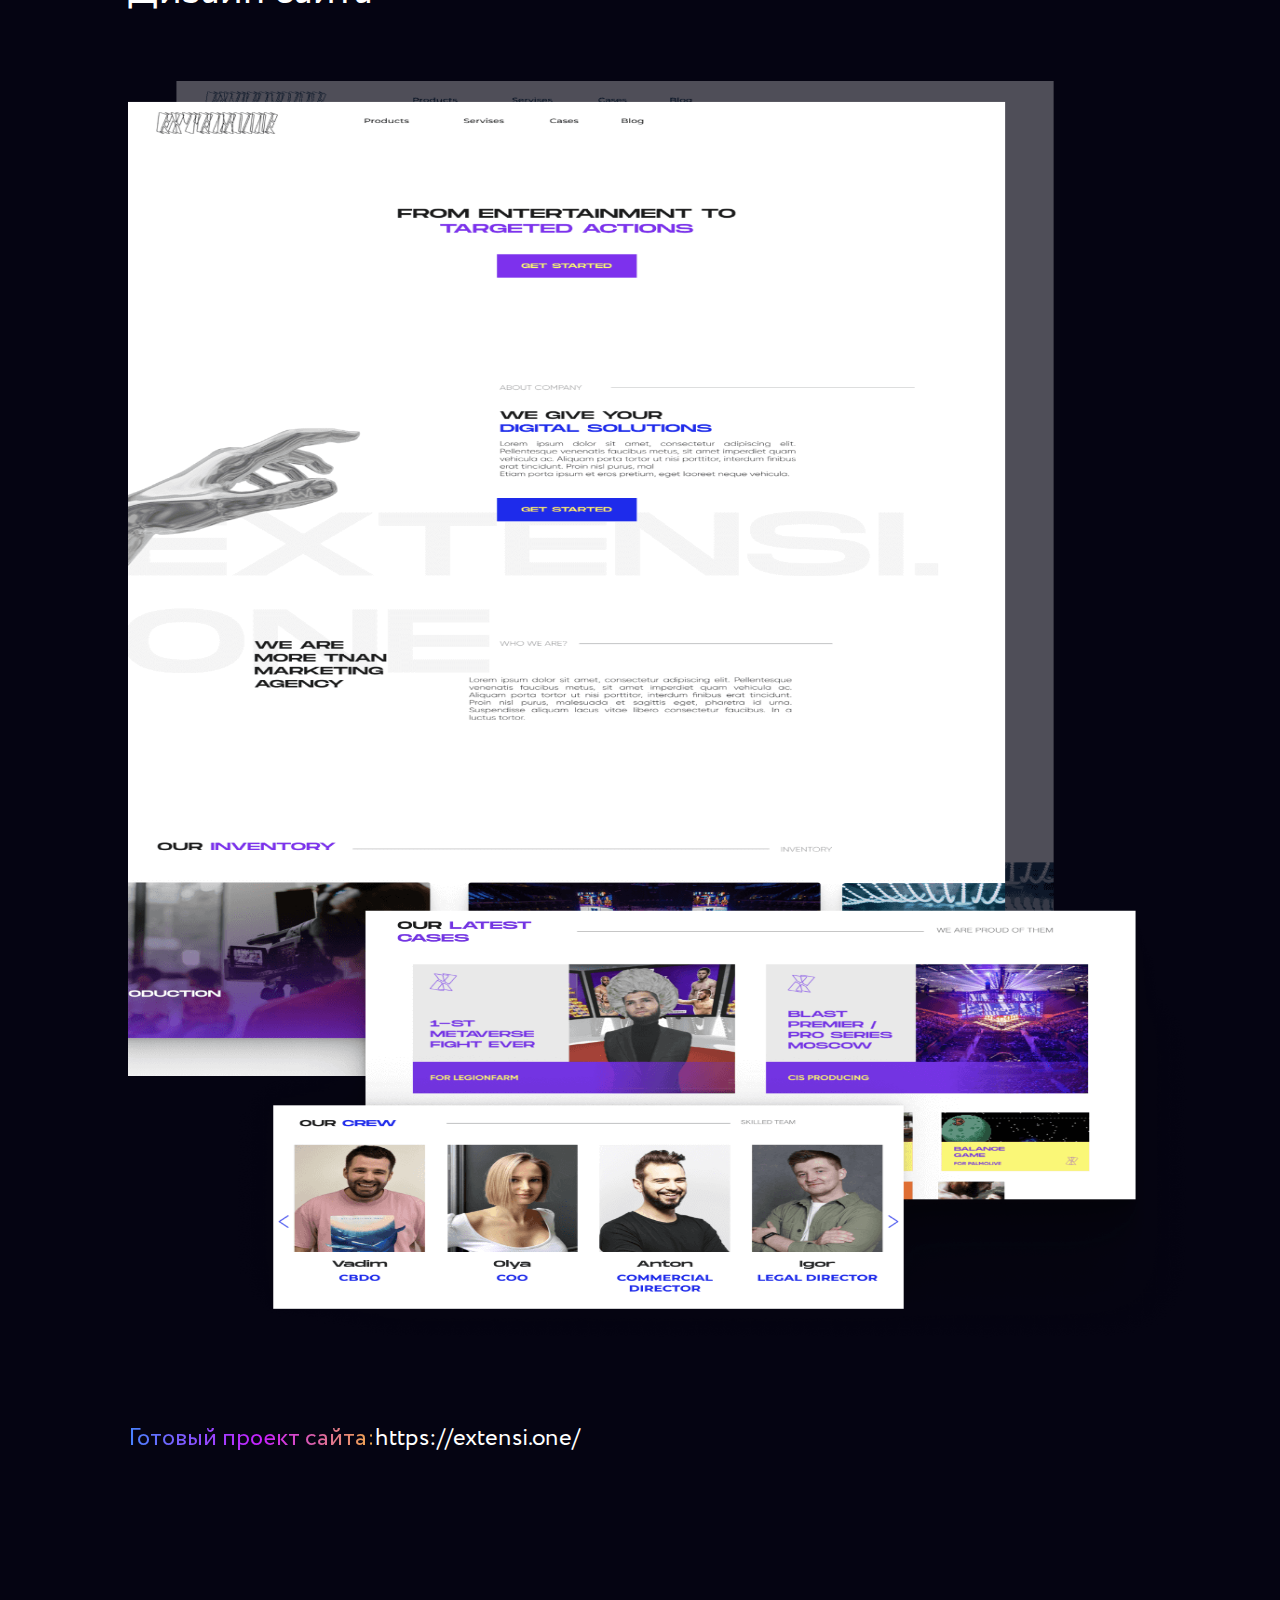
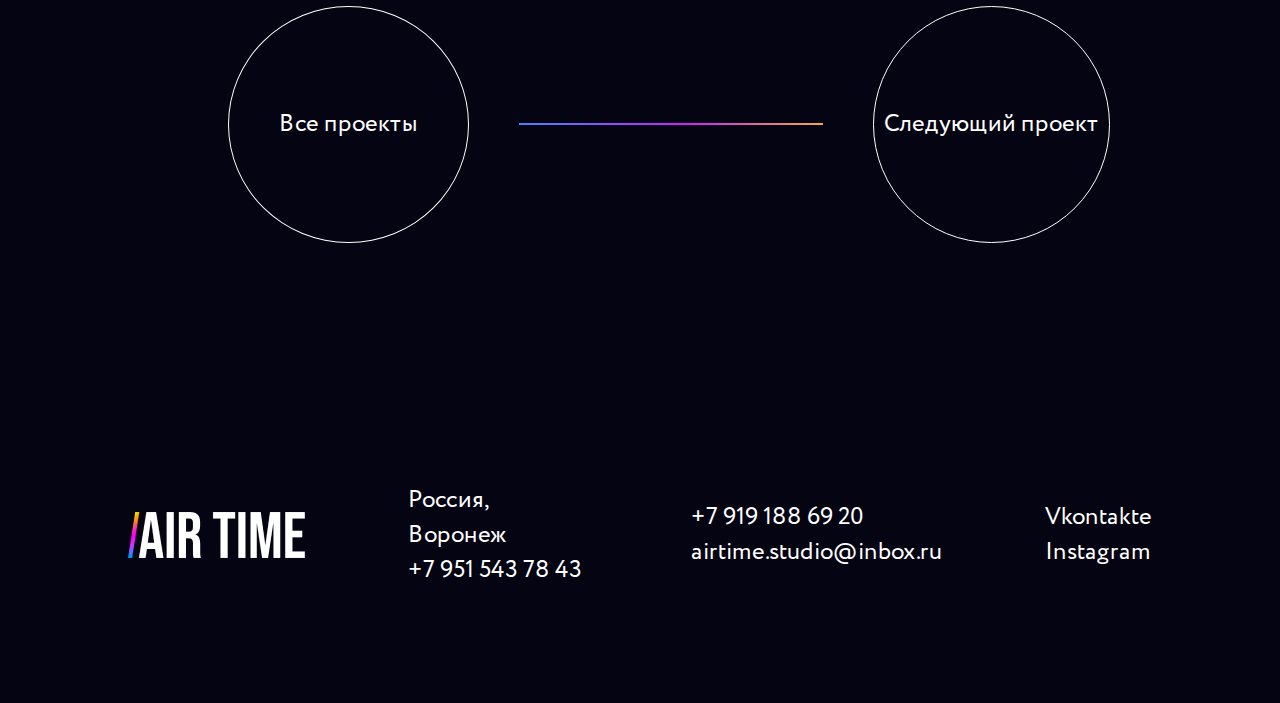
<file: extenciproject.html>
<!DOCTYPE html>
<html lang="ru">
<head>
    <meta charset="UTF-8">
    <meta http-equiv="X-UA-Compatible" content="IE=edge">
    <meta name="viewport" content="width=device-width, initial-scale=1.0">
    <!--Favicons!-->
    <link rel="apple-touch-icon" sizes="180x180" href="apple-touch-icon.png">
    <link rel="icon" type="image/png" sizes="32x32" href="favicon-32x32.png">
    <link rel="icon" type="image/png" sizes="16x16" href="favicon-16x16.png">
    <link rel="manifest" href="site.webmanifest">
    <link rel="mask-icon" href="safari-pinned-tab.svg" color="#5bbad5">
    <meta name="msapplication-TileColor" content="#da532c">
    <meta name="theme-color" content="#ffffff">
    <!--Favicons!-->
    <link rel="stylesheet" href="./css/style.min.css">
    <title>Extenci Project</title>
</head>
<body>
    <header class="header container-fluid">
        <div class="hedaer__content container">
            <div class="header__logo">
                <a href="index.html" class="logo__home">
                    <img src="./img/logo.svg" alt="логотип Air-time-Studio">
                </a>
                
            </div>
            <nav class="nav">
                <ul class="nav__list">
                    <li class="nav__item">
                        <a href="index.html#services" class="nav--link">Услуги</a>
                    </li>
                    <li class="nav__item">
                        <a href="about.html" class="nav--link">О нас</a>
                    </li>
                    <li class="nav__item">
                        <a href="projects.html" class="nav--link">Проекты</a>
                    </li>
                    <li class="nav__item">
                        <a href="#footer" class="nav--link">Контакты</a>
                    </li>
                    <li class="nav__item-order">
                        <div class="header__button header__button--mobile">
                            <a href="form.html" class="header--btn" target="_blank">Оставить заявку</a>
                            <span class="header--underline"></span>
                        </div>
                    </li>
                </ul>
            </nav>
            <div class="header__button header__button--desktop">
                <a href="form.html" class="header--btn" target="_blank">Оставить заявку</a>
                <span class="header--underline"></span>
            </div>
            <div class="header__burger">
                <span class="left--stick stick"></span>
                <span class="right--stick stick"></span>
                <span class="third--stick stick"></span>
            </div>
        </div>
    </header>
    <main>
        <section class="project__section container-fluid extenci--project">
            <div class="project__content container">
                <div class="arrow--to-back">
                    <a class="arrow--back-link" href="projects.html"><img src="./img/arrow-left-form.svg" alt="arrow"></a>
                </div>
                <div class="project__content-title main--title">
                    <h2>Редизайн сайта<br>
                        для агентства Extensi.one </h2>
                </div>
                <div class="project__wrapper">
                    <div class="hero__row">
                        <div class="hero__img">
                            <img src="./img/extenci-banner.png" alt="banner">
                        </div>
                        <div class="hero__text">
                            <div class="hero__text-desk">
                                <p> <strong>Extensi.one</strong> - эксперты в области комплексных решений для брендов и продуктов, которые особенно близки к проектам, где встречаются маркетинг и развлечения.</p>
                            </div>
                            <div class="hero__text-key key--take-off">
                                <p>Ключевая задача</p>
                            </div>
                            <div class="hero__text-words hero--take-off">
                                <p>Переработать устаревший дизайн сайта компании , сделав его стильным и современным.</p>
                            </div>
                        </div>
                    </div>
                    <!--task wrapper-->
                    <div class="tasks__wrapper tasks--done">
                        <div class="tasks--done--title">
                            <p>Выполнение работы:</p>
                        </div>
                        <div class="tasks__row">
                            <div class="tasks__col">
                                <div class="grey--number">01</div>
                                <div class="tasks__text">
                                    <p>Анализ брендбука и стиля компании</p>
                                </div>
                            </div>
                            <div class="tasks__col">
                                <div class="grey--number">02</div>
                                <div class="tasks__text">
                                    <p>Разработка различных вариаций прототипов сайт и построение композиции</p>
                                </div>
                            </div>
                        </div>
                        <!-- Task Row-->
                        <div class="tasks__row">
                            <div class="tasks__col">
                                <div class="grey--number">03</div>
                                <div class="tasks__text">
                                    <p>Утверждение лучшего варианта и
                                        его реализация  </p>
                                </div>
                            </div>
                        </div>
                        <!-- Task Row!-->
                    </div>
                    <!-- END task wrapper!-->
                    <div class="take-off__main-img">
                        <div class="tasks--done--title">
                            <h2>Дизайн сайта</h2>
                        </div>
                        <div class="proj_picture_big extenci--desktop-img">
                            <img src="./img/extenci.png" alt="main img">
                        </div>
                        
                    </div>
                    <div class="take-off__links">
                        <p class="rainbow--text-take-off">Готовый проект сайта:  </p><a href="https://extensi.one/">https://extensi.one/</a> <br>
                        
                    </div>
                    <!-- Buttons Prev and Next!!! -->
                    <div class="btn__row--next--prev">
                        <a href="projects.html" class="project__button" >
                            Все проекты
                        </a>
                        <span class="rainbow--line"></span>
                        <a href="video-showproject.html" class="project__button right--btn" >
                            Следующий проект
                        </a>
                    </div>
                    <!--Mobile-->
                    <div class="btn__row btn__row_mobile">
                        <a href="projects.html" class="btn__all-proj">
                            Все проекты
                        </a>
                    </div>
                    <div class="btn__row btn__row_mobile btn__row_mobile-big">
                        <a href="video-showproject.html" class="btn__all-proj">
                            Следующий проект
                        </a>
                    </div>
                    <!--Mobile-->
                </div>
            </div>
        </section>
    </main>
    <footer class="container-fluid" id="footer">
        <div class="footer__content container">
            <div class="footer__logo footer--item">
                <img src="./img/footer-logo.png" alt="Footer logo">
            </div>
            <div class="footer__links footer--item">
                <a href="#">Россия, Воронеж</a>
                <a href="tel:+79515437843">+7 951 543 78 43</a>
            </div>
            <div class="footer__links footer--item">
                <a href="tel:+79191886920">+7 919 188 69 20</a>
                <a href="mailto:airtime.studio@inbox.ru">airtime.studio@inbox.ru</a>
            </div>
            <div class="footer__links footer--item">
                <a href="https://vk.com/airtimestudio">Vkontakte</a>
                <a href="#">Instagram</a>
            </div>
        </div>
    </footer>
    <!--script!-->
    <script src="./js/header.js"></script>
</body>
</html>
</file>
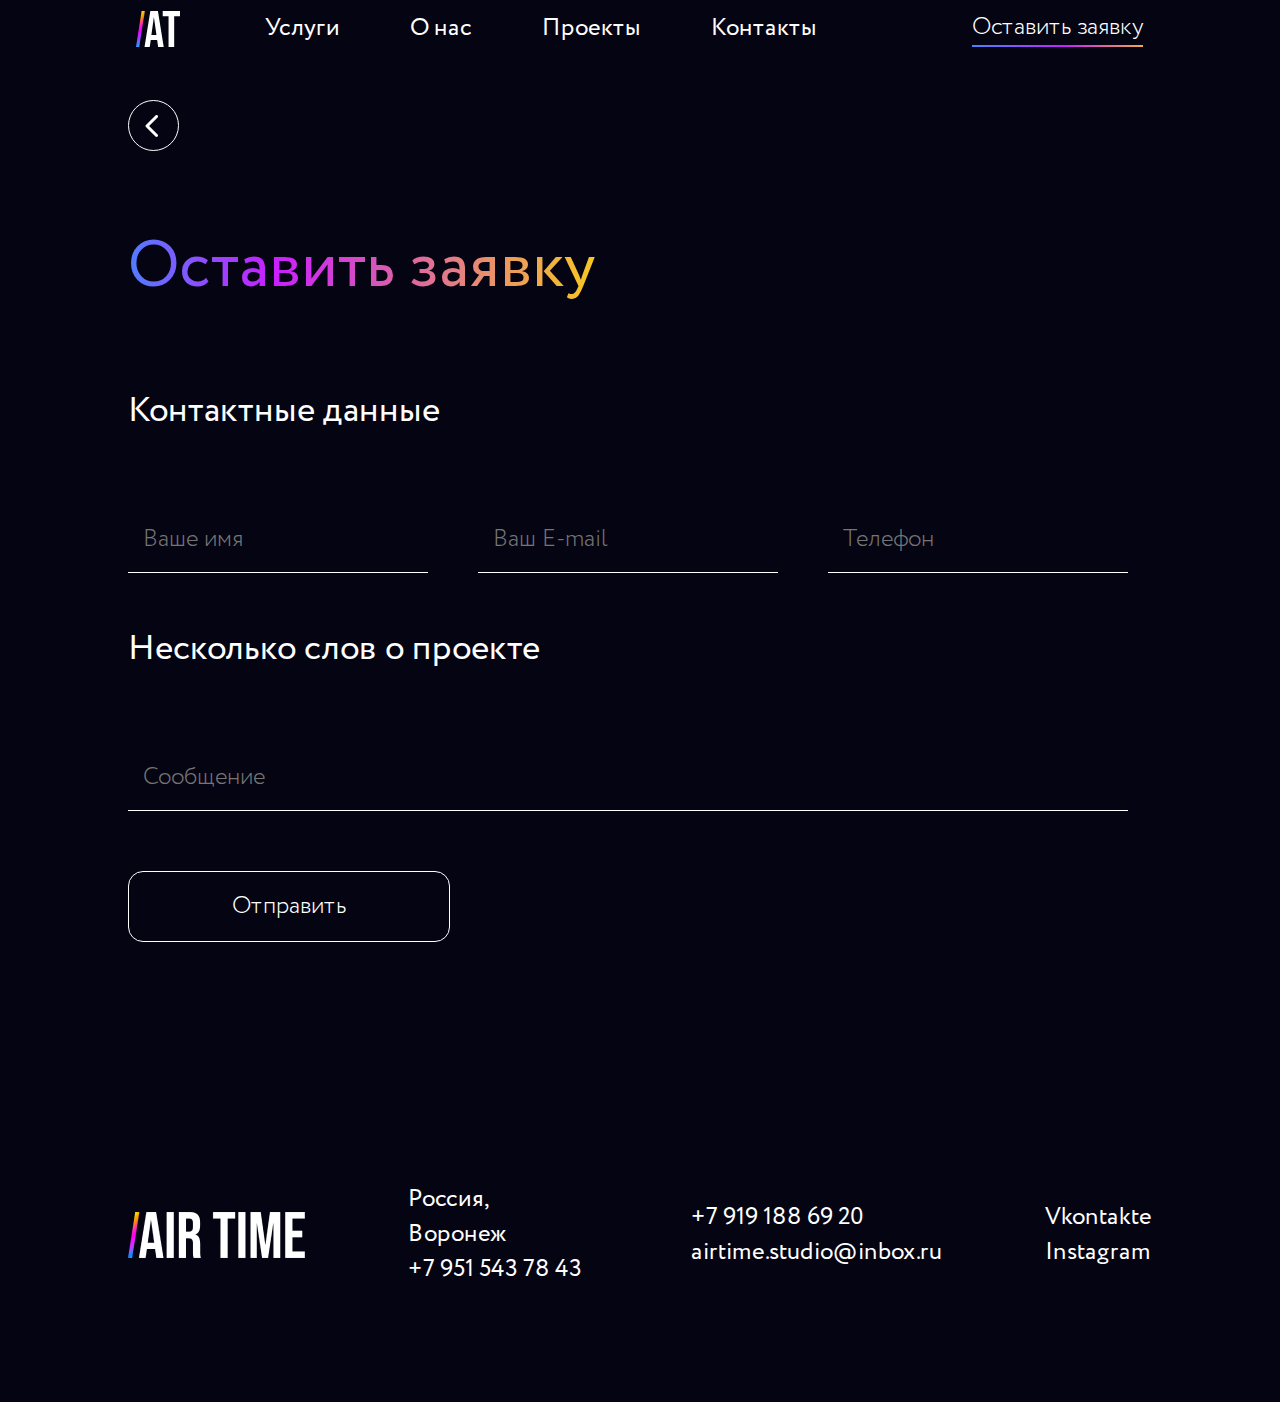
<file: form.html>
<!DOCTYPE html>
<html lang="ru">
<head>
    <meta charset="UTF-8">
    <meta http-equiv="X-UA-Compatible" content="IE=edge">
    <meta name="viewport" content="width=device-width, initial-scale=1.0">
    <!--Favicons!-->
    <link rel="apple-touch-icon" sizes="180x180" href="apple-touch-icon.png">
    <link rel="icon" type="image/png" sizes="32x32" href="favicon-32x32.png">
    <link rel="icon" type="image/png" sizes="16x16" href="favicon-16x16.png">
    <link rel="manifest" href="site.webmanifest">
    <link rel="mask-icon" href="safari-pinned-tab.svg" color="#5bbad5">
    <meta name="msapplication-TileColor" content="#da532c">
    <meta name="theme-color" content="#ffffff">
    <!--Favicons!-->
    <link rel="stylesheet" href="./css/style.min.css">
    <title>Оставить заявку</title>
</head>
<body>
    <header class="header container-fluid">
        <div class="hedaer__content container">
            <div class="header__logo">
                <a href="index.html" class="logo__home">
                    <img src="./img/logo.svg" alt="логотип Air-time-Studio">
                </a>
                
            </div>
            <nav class="nav">
                <ul class="nav__list">
                    <li class="nav__item">
                        <a href="index.html#services" class="nav--link">Услуги</a>
                    </li>
                    <li class="nav__item">
                        <a href="about.html" class="nav--link">О нас</a>
                    </li>
                    <li class="nav__item">
                        <a href="projects.html" class="nav--link">Проекты</a>
                    </li>
                    <li class="nav__item">
                        <a href="#footer" class="nav--link">Контакты</a>
                    </li>
                    <li class="nav__item-order">
                        <div class="header__button header__button--mobile">
                            <a href="form.html" class="header--btn" target="_blank">Оставить заявку</a>
                            <span class="header--underline"></span>
                        </div>
                    </li>
                </ul>
            </nav>
            <div class="header__button header__button--desktop">
                <a href="form.html" class="header--btn" target="_blank">Оставить заявку</a>
                <span class="header--underline"></span>
            </div>
            <div class="header__burger">
                <span class="left--stick stick"></span>
                <span class="right--stick stick"></span>
                <span class="third--stick stick"></span>
            </div>
        </div>
    </header>
    <main>
        <div class="modal-success">
            <div class="modal-success__wrapper">
                <div class="modal-success__logo">
                    <img src="./img/logo.svg" alt="logo">
                </div>
                <div class="modal-success__text">
                    <p>Ваша заявка успешно отправлена,<br>
                        в ближайшее время мы Вам ответим</p>
                </div>
                <button class="modal-success__button">Ок</button>
            </div>
        </div>
        <section class="section__form container-fluid">
            <div class="form__content container">
                <div class="arrow--to-back">
                    <a class="arrow--back-link" href="index.html"><img src="./img/arrow-left-form.svg" alt="arrow"></a>
                </div>
                <div class="form__content-title main--title">
                    <h2>Оставить заявку</h2>
                </div>
                <div class="form__wrapper">                    
                    <form  id="form-contact" method="POST" class="contact-form" autocomplete="off" enctype="multipart/form-data">
                        <p class="contact-form__title">Контактные данные</p>
                        <div class="contact__row w-357">
                            <!-- Поле с именем -->
                            <div class="contact-form__input-wrapper contact-form__input-wrapper_name">
                                <input name="name" type="text" class="contact-form__input contact-form__input_name"
                                placeholder="Ваше имя">
                            </div>
                            <!-- Поле с Почтой -->
                            <div class="contact-form__input-wrapper contact-form__input-wrapper_email">
                                <input name="email" type="email" class="contact-form__input contact-form__input_email"
                                placeholder="Ваш E-mail">
                            </div>
                            <!-- Поле с телефоном -->
                            <div class="contact-form__input-wrapper contact-form__input-wrapper_phone">
                                <input name="phone" type="tel" class="contact-form__input contact-form__input_phone"
                                placeholder="Телефон">
                            </div>
                        </div>
                        <div class="contact__row about--project--form">
                            <p class="contact-form__title">Несколько слов о проекте</p>
                            <input name="message" type="text" class="contact-form__input contact-form__input_message"
                                placeholder="Сообщение">
                        </div>                                               

                        <!--Поле с темой в письме-->
                        <input name="theme" type="hidden" class="contact-form__input contact-form__input_theme"
                            value="заявка с сайта Air Time Studio">                       
                        <!--Кнопка отправки формы-->
                        <button type="submit" class="contact-form__button" onclick="window.location.href='https://'">Отправить</button>
                        <!-- onclick="window.location.href='http://192.168.0.111/login.html'"-->
                    </form>
                </div>
            </div>
        </section>
    </main>
    <footer class="container-fluid" id="footer">
        <div class="footer__content container">
            <div class="footer__logo footer--item">
                <img src="./img/footer-logo.png" alt="Footer logo">
            </div>
            <div class="footer__links footer--item">
                <a href="#">Россия, Воронеж</a>
                <a href="tel:+79515437843">+7 951 543 78 43</a>
            </div>
            <div class="footer__links footer--item">
                <a href="tel:+79191886920">+7 919 188 69 20</a>
                <a href="mailto:airtime.studio@inbox.ru">airtime.studio@inbox.ru</a>
            </div>
            <div class="footer__links footer--item">
                <a href="https://vk.com/airtimestudio">Vkontakte</a>
                <a href="#">Instagram</a>
            </div>
        </div>
    </footer>
    <!--script!-->
    <script src="https://code.jquery.com/jquery-3.6.4.min.js"></script>
    <script src="./js/header.js"></script>
    <script src="./js/validate.js"></script>
    <script src="https://ajax.googleapis.com/ajax/libs/jquery/3.6.0/jquery.min.js"></script>
    <script src="/telegramform/js/telegramform.js"></script>
</body>
</html>
</file>
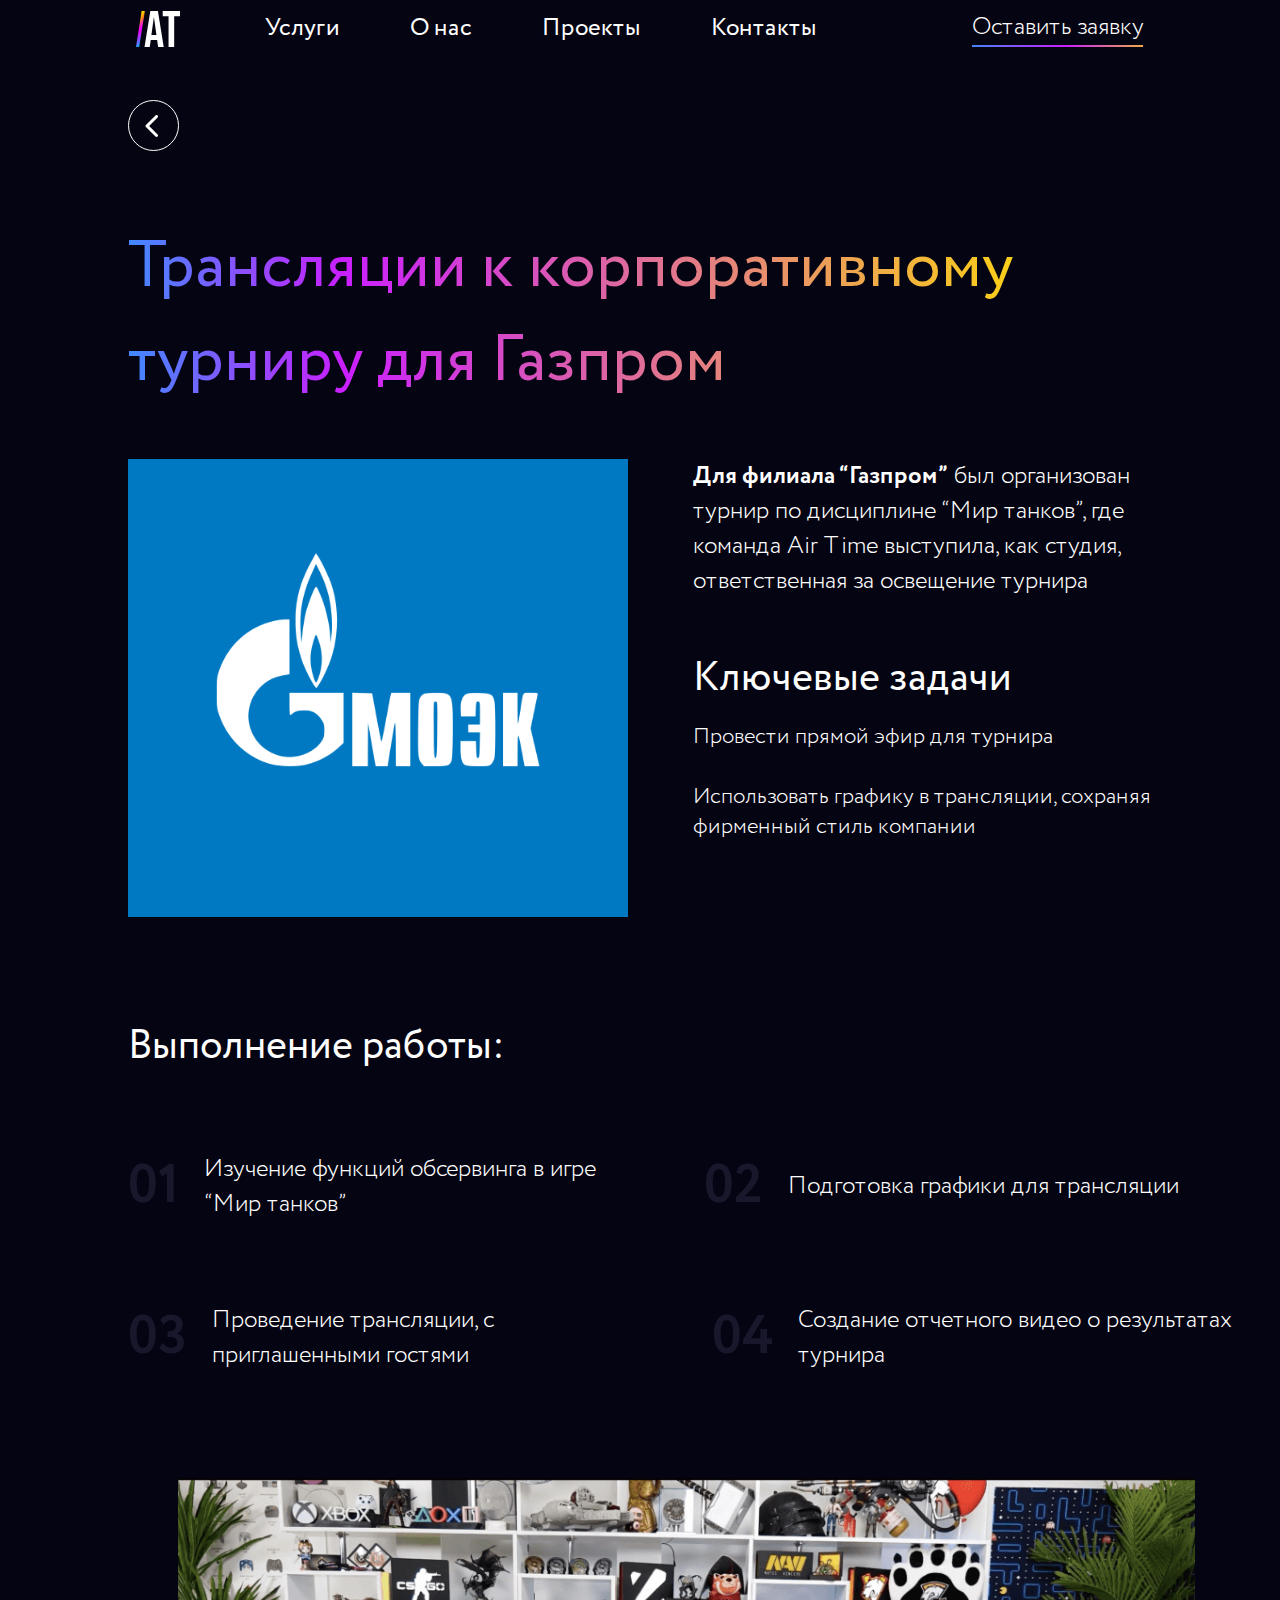
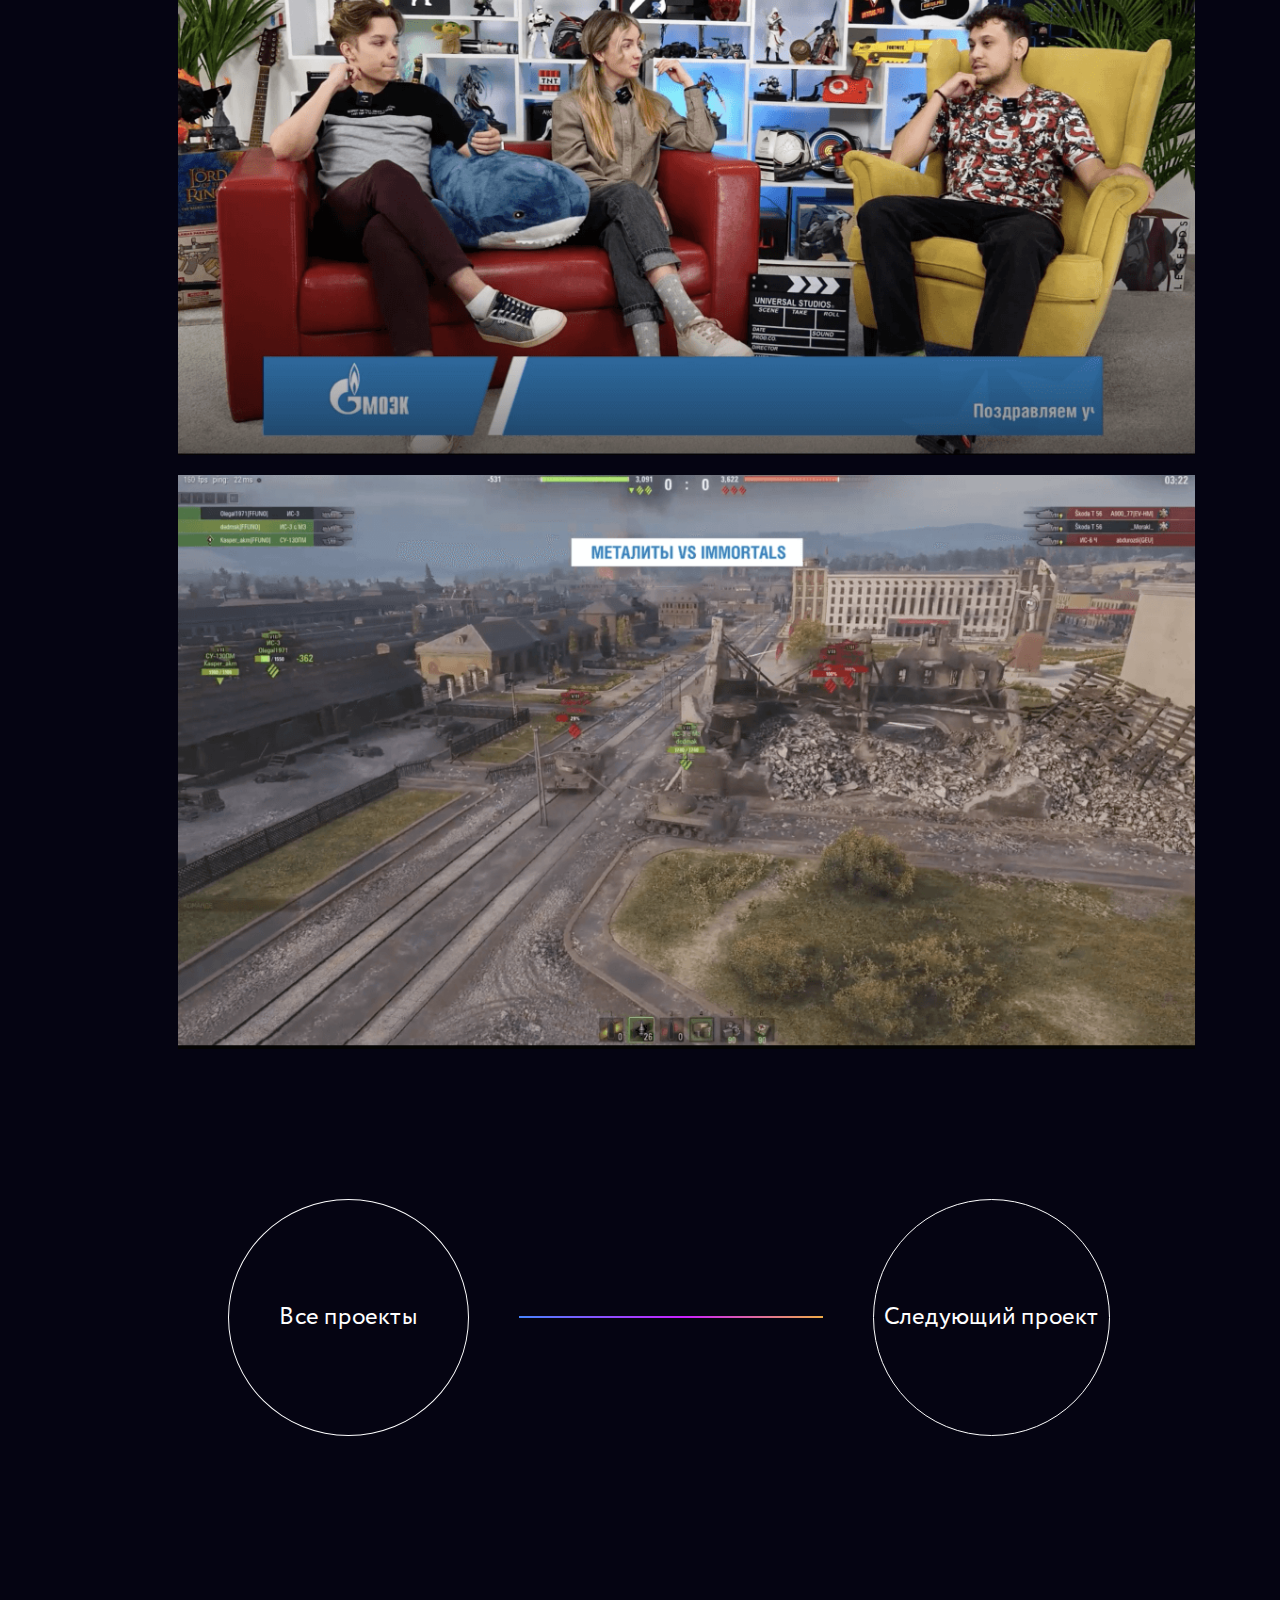
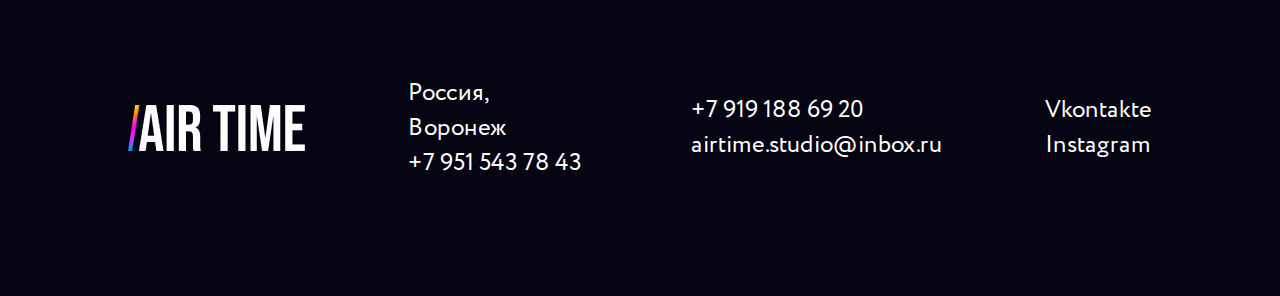
<file: gazpromproject.html>
<!DOCTYPE html>
<html lang="ru">
<head>
    <meta charset="UTF-8">
    <meta http-equiv="X-UA-Compatible" content="IE=edge">
    <meta name="viewport" content="width=device-width, initial-scale=1.0">
    <!--Favicons!-->
    <link rel="apple-touch-icon" sizes="180x180" href="apple-touch-icon.png">
    <link rel="icon" type="image/png" sizes="32x32" href="favicon-32x32.png">
    <link rel="icon" type="image/png" sizes="16x16" href="favicon-16x16.png">
    <link rel="manifest" href="site.webmanifest">
    <link rel="mask-icon" href="safari-pinned-tab.svg" color="#5bbad5">
    <meta name="msapplication-TileColor" content="#da532c">
    <meta name="theme-color" content="#ffffff">
    <!--Favicons!-->
    <link rel="stylesheet" href="./css/style.min.css">
    <title>Gazprom Project</title>
</head>
<body>
    <header class="header container-fluid">
        <div class="hedaer__content container">
            <div class="header__logo">
                <a href="index.html" class="logo__home">
                    <img src="./img/logo.svg" alt="логотип Air-time-Studio">
                </a>
                
            </div>
            <nav class="nav">
                <ul class="nav__list">
                    <li class="nav__item">
                        <a href="index.html#services" class="nav--link">Услуги</a>
                    </li>
                    <li class="nav__item">
                        <a href="about.html" class="nav--link">О нас</a>
                    </li>
                    <li class="nav__item">
                        <a href="projects.html" class="nav--link">Проекты</a>
                    </li>
                    <li class="nav__item">
                        <a href="#footer" class="nav--link">Контакты</a>
                    </li>
                    <li class="nav__item-order">
                        <div class="header__button header__button--mobile">
                            <a href="form.html" class="header--btn" target="_blank">Оставить заявку</a>
                            <span class="header--underline"></span>
                        </div>
                    </li>
                </ul>
            </nav>
            <div class="header__button header__button--desktop">
                <a href="form.html" class="header--btn" target="_blank">Оставить заявку</a>
                <span class="header--underline"></span>
            </div>
            <div class="header__burger">
                <span class="left--stick stick"></span>
                <span class="right--stick stick"></span>
                <span class="third--stick stick"></span>
            </div>
        </div>
    </header>
    <main>
        <section class="project__section container-fluid cyber-student--project">
            <div class="project__content container">
                <div class="arrow--to-back">
                    <a class="arrow--back-link" href="projects.html"><img src="./img/arrow-left-form.svg" alt="arrow"></a>
                </div>
                <div class="project__content-title main--title cyber-student_rainbow">
                    <h2>Трансляции к корпоративному <br>
                        турниру для Газпром
                    </h2>
                </div>
                <div class="project__wrapper">
                    <div class="hero__row">
                        <div class="hero__img">
                            <img src="./img/gazprom-banner.png" alt="banner">
                        </div>
                        <div class="hero__text">
                            <div class="hero__text-desk">
                                <p> <strong>Для филиала “Газпром”</strong> был организован 
                                    турнир по дисциплине “Мир танков”, где команда
                                    Air Time выступила, как студия, ответственная
                                    за освещение турнира</p>
                            </div>
                            <div class="hero__text-key">
                                <p>Ключевые задачи </p>
                            </div>
                            <div class="hero__text-words">
                                <p>Провести прямой эфир для турнира</p>
                                <br>
                                <p>Использовать графику в трансляции, 
                                    сохраняя фирменный стиль компании</p>
                            </div>
                        </div>
                    </div>
                    <!--task wrapper-->
                    <div class="tasks__wrapper tasks--done">
                        <div class="tasks--done--title">
                            <p>Выполнение работы:</p>
                        </div>
                        <div class="tasks__row">
                            <div class="tasks__col">
                                <div class="grey--number">01</div>
                                <div class="tasks__text">
                                    <p>Изучение функций обсервинга в игре
                                        “Мир танков”</p>
                                </div>
                            </div>
                            <div class="tasks__col">
                                <div class="grey--number">02</div>
                                <div class="tasks__text">
                                    <p>Подготовка графики для трансляции</p>
                                </div>
                            </div>
                        </div>
                        <!-- Task Row-->
                        <div class="tasks__row">
                            <div class="tasks__col">
                                <div class="grey--number">03</div>
                                <div class="tasks__text">
                                    <p>Проведение трансляции, 
                                        с приглашенными гостями</p>
                                </div>
                            </div>
                            <div class="tasks__col">
                                <div class="grey--number">04</div>
                                <div class="tasks__text">
                                    <p>Создание отчетного видео о 
                                        результатах турнира</p>
                                </div>
                            </div>
                        </div>
                        <!-- Task Row-->                                                                      
                    </div>
                    <!-- END task wrapper-->
                    
                    <div class="big--image-proj">
                        <div class="big--image-proj__main">
                            <img src="./img/gazprom1.png" alt="big banner">
                        </div>
                        <div class="big--image-proj__main big--image-proj__main_mg-top">
                            <img src="./img/gazprom2.png" alt="big banner">
                        </div>
                    </div>                                     
                    <!-- Buttons Prev and Next-->
                    <div class="btn__row--next--prev">
                        <a href="projects.html" class="project__button" >
                            Все проекты
                        </a>
                        <span class="rainbow--line"></span>
                        <a href="cyberstudentproj.html" class="project__button right--btn" >
                            Следующий проект
                        </a>
                    </div>
                    <!--Mobile-->
                    <div class="btn__row btn__row_mobile">
                        <a href="projects.html" class="btn__all-proj">
                            Все проекты
                        </a>
                    </div>
                    <div class="btn__row btn__row_mobile btn__row_mobile-big">
                        <a href="cyberstudentproj.html" class="btn__all-proj">
                            Следующий проект
                        </a>
                    </div>
                    <!--Mobile-->
                </div>
            </div>
        </section>
    </main>
    <footer class="container-fluid" id="footer">
        <div class="footer__content container">
            <div class="footer__logo footer--item">
                <img src="./img/footer-logo.png" alt="Footer logo">
            </div>
            <div class="footer__links footer--item">
                <a href="#">Россия, Воронеж</a>
                <a href="tel:+79515437843">+7 951 543 78 43</a>
            </div>
            <div class="footer__links footer--item">
                <a href="tel:+79191886920">+7 919 188 69 20</a>
                <a href="mailto:airtime.studio@inbox.ru">airtime.studio@inbox.ru</a>
            </div>
            <div class="footer__links footer--item">
                <a href="https://vk.com/airtimestudio">Vkontakte</a>
                <a href="#">Instagram</a>
            </div>
        </div>
    </footer>
    <!--script!-->
    <script src="./js/header.js"></script>
</body>
</html>
</file>
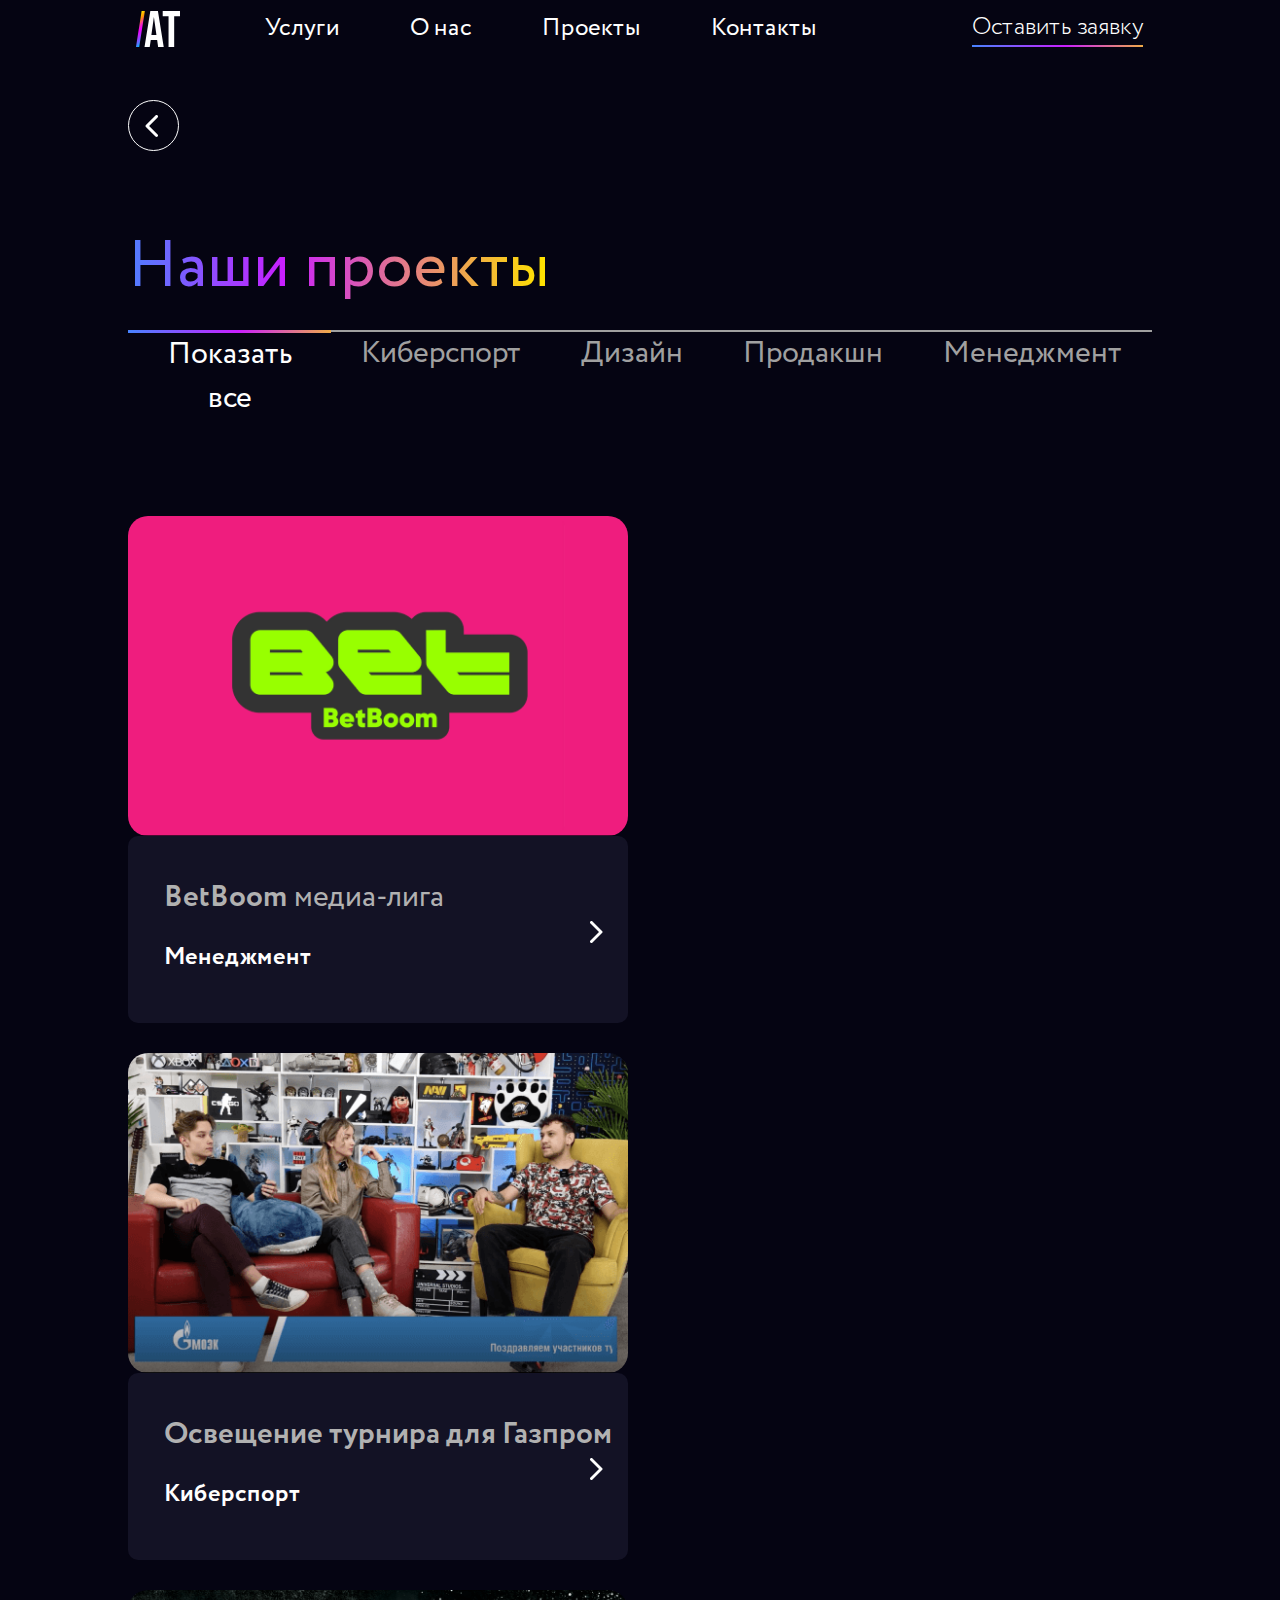
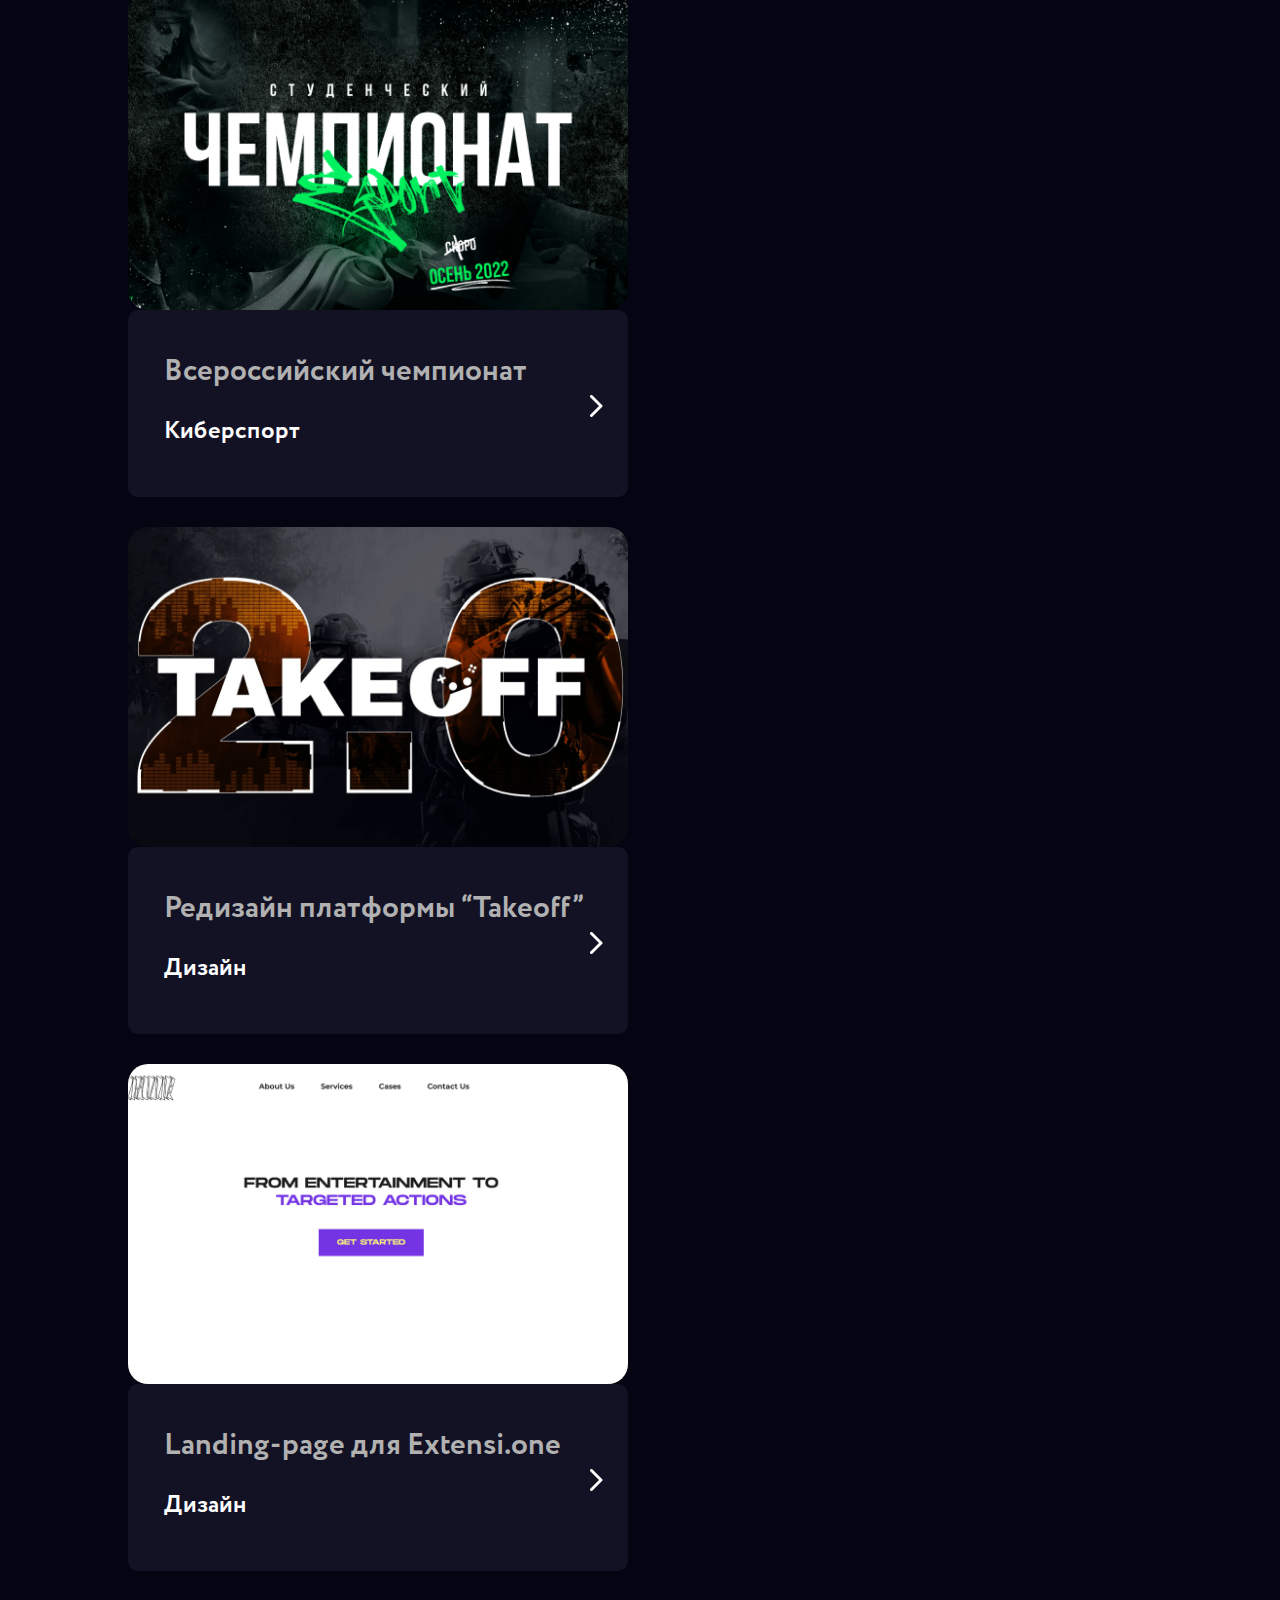
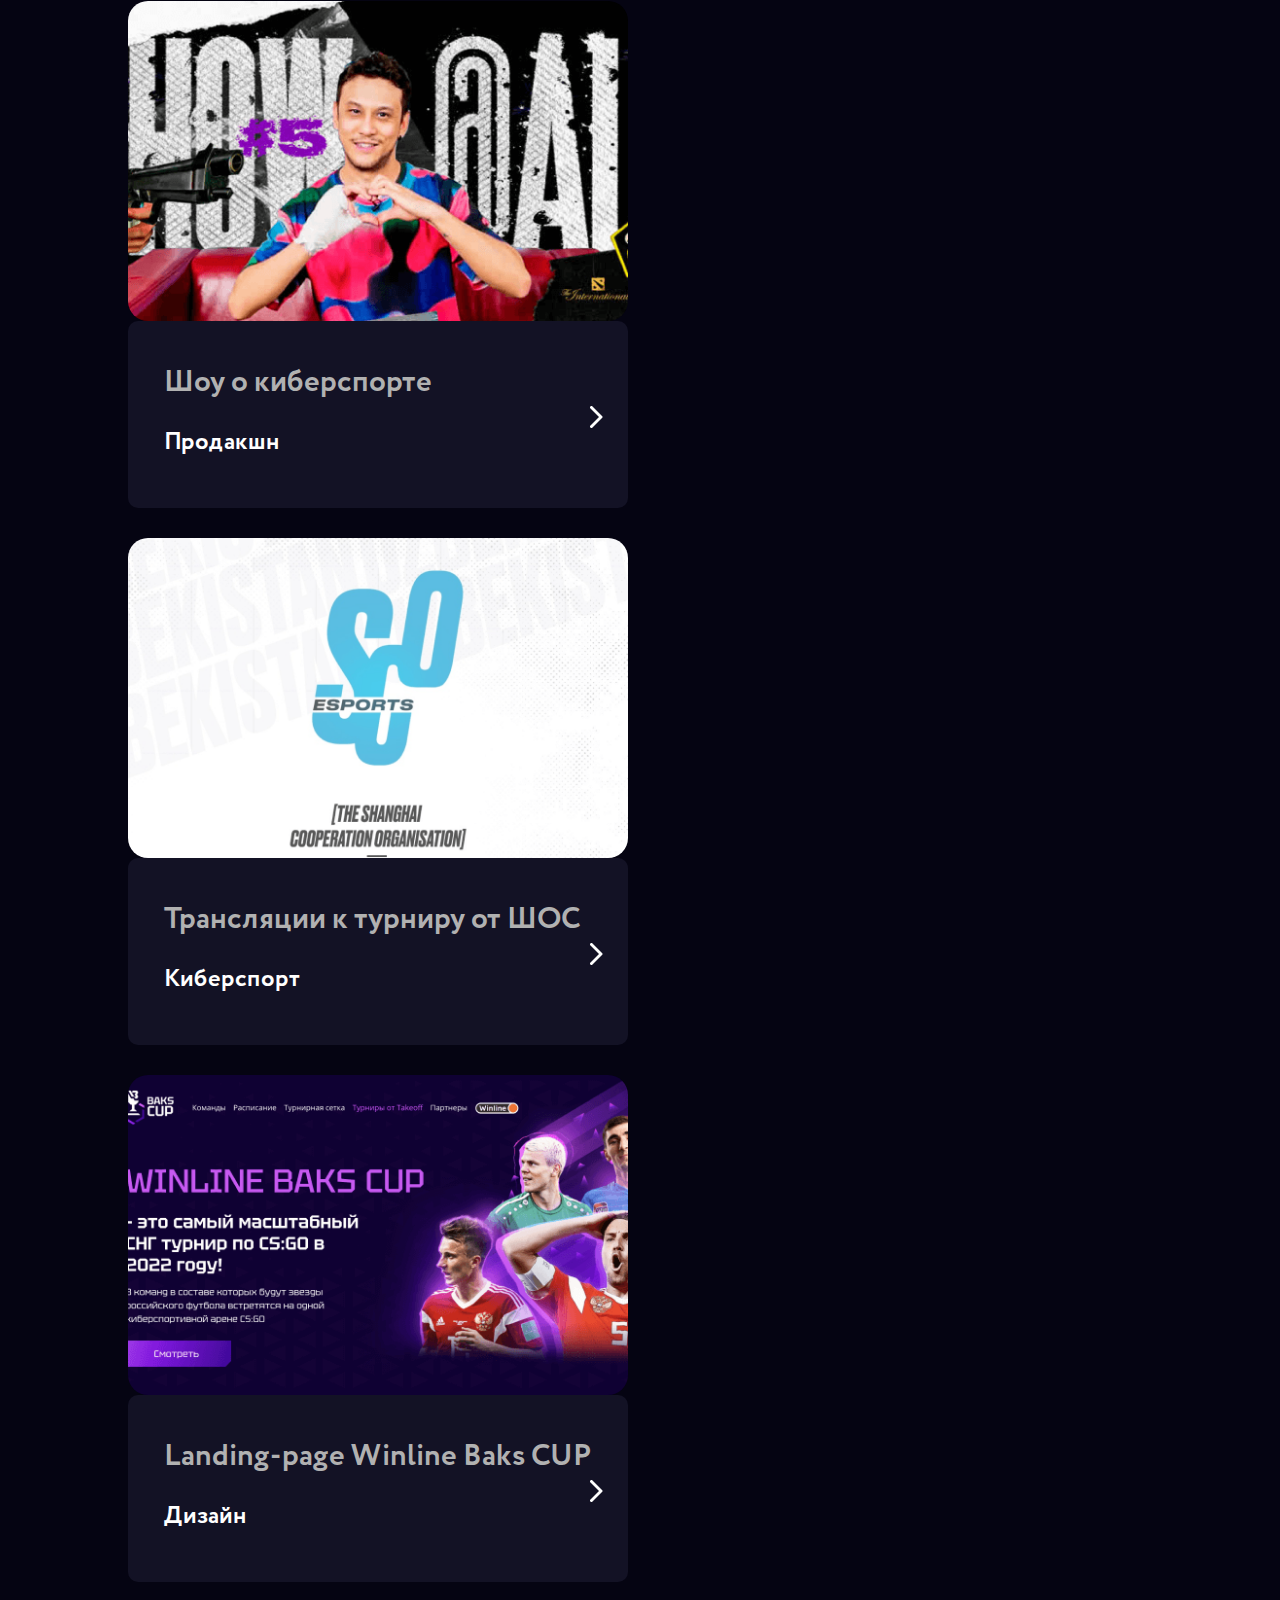
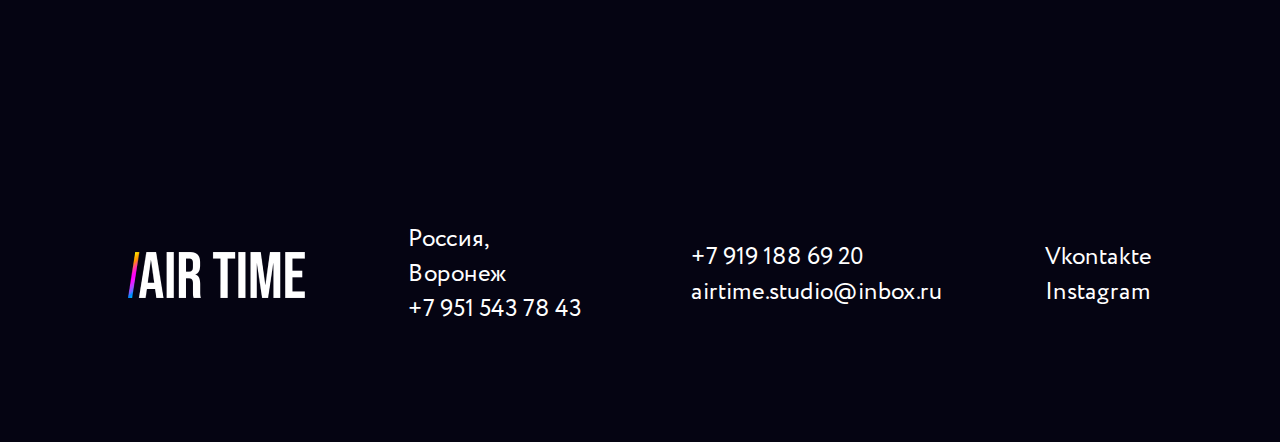
<file: projects.html>
<!DOCTYPE html>
<html lang="ru">
<head>
    <meta charset="UTF-8">
    <meta http-equiv="X-UA-Compatible" content="IE=edge">
    <meta name="viewport" content="width=device-width, initial-scale=1.0">
    <!--Favicons!-->
    <link rel="apple-touch-icon" sizes="180x180" href="apple-touch-icon.png">
    <link rel="icon" type="image/png" sizes="32x32" href="favicon-32x32.png">
    <link rel="icon" type="image/png" sizes="16x16" href="favicon-16x16.png">
    <link rel="manifest" href="site.webmanifest">
    <link rel="mask-icon" href="safari-pinned-tab.svg" color="#5bbad5">
    <meta name="msapplication-TileColor" content="#da532c">
    <meta name="theme-color" content="#ffffff">
    <!--Favicons!-->
    <link rel="stylesheet" href="./css/style.min.css">
    <title>Наши проекты</title>
</head>
<body>
    <header class="header container-fluid">
        <div class="hedaer__content container">
            <div class="header__logo">
                <a href="index.html" class="logo__home">
                    <img src="./img/logo.svg" alt="логотип Air-time-Studio">
                </a>
                
            </div>
            <nav class="nav">
                <ul class="nav__list">
                    <li class="nav__item">
                        <a href="index.html#services" class="nav--link">Услуги</a>
                    </li>
                    <li class="nav__item">
                        <a href="about.html" class="nav--link">О нас</a>
                    </li>
                    <li class="nav__item">
                        <a href="projects.html" class="nav--link">Проекты</a>
                    </li>
                    <li class="nav__item">
                        <a href="#footer" class="nav--link">Контакты</a>
                    </li>
                    <li class="nav__item-order">
                        <div class="header__button header__button--mobile">
                            <a href="form.html" class="header--btn" target="_blank">Оставить заявку</a>
                            <span class="header--underline"></span>
                        </div>
                    </li>
                </ul>
            </nav>
            <div class="header__button header__button--desktop">
                <a href="form.html" class="header--btn" target="_blank">Оставить заявку</a>
                <span class="header--underline"></span>
            </div>
            <div class="header__burger">
                <span class="left--stick stick"></span>
                <span class="right--stick stick"></span>
                <span class="third--stick stick"></span>
            </div>
        </div>
    </header>
    <main>
        <section class="our-projects__section container-fluid">
            <div class="our-projects__content container">
                <div class="arrow--to-back">
                    <a class="arrow--back-link" href="index.html"><img src="./img/arrow-left-form.svg" alt="arrow"></a>
                </div>
                <div class="our-projects__content-title main--title">
                    <h2>Наши проекты</h2>
                </div>
                <div class="projects__wrapper">
                    <div class="projects__filter">
                        <div class="projects__item active proj--all" data-filter="all">
                            <p>Показать все</p>
                        </div>
                        <div class="projects__item proj--cyber" data-filter="cyber">
                            <p>Киберспорт</p>
                        </div>
                        <div class="projects__item proj--design" data-filter="design">
                            <p>Дизайн</p>
                        </div>
                        <div class="projects__item proj--prod" data-filter="prod">
                            <p>Продакшн</p>
                        </div>
                        <div class="projects__item proj--manag" data-filter="mng">
                            <p>Менеджмент</p>
                        </div>
                    </div>
                    <div class="proj__row">
                        <div class="proj__item proj__col box mng--item">
                            <div class="proj__img single-box">
                                <div class="box__content">
                                    <div class="slides slide-1" style="background-image: url(./img/ber-boom-lig.png);"></div>
                                    <div class="slides slide-2" style="background-image: url(./img/big-logo.png);">
                                    </div>
                                </div>
                                
                            </div>
                            <div class="proj__text">
                                <div class="text__title">
                                    <p><strong>BetBoom</strong> медиа-лига</p>
                                </div>
                                <div class="text__desk">
                                    <p>Менеджмент</p>
                                </div>
                                <div class="text__btn--more">
                                    <a href="betboomproject.html"><img src="./img/arrow.png" alt="bet-boom league"></a>
                                    
                                </div>
                            </div>
                        </div>
                        <div class="proj__item proj__col box cyber--item">
                            <div class="proj__img single-box">
                                <div class="box__content">
                                    <div class="slides slide-1" style="background-image: url(./img/people-sofa.png);"></div>
                                    <div class="slides slide-2" style="background-image: url(./img/big-logo.png);">
                                    </div>
                                </div>
                            </div>
                            <div class="proj__text">
                                <div class="text__title">
                                    <p><strong>Освещение турнира для Газпром</strong></p>
                                </div>
                                <div class="text__desk">
                                    <p>Киберспорт</p>
                                </div>
                                <div class="text__btn--more">
                                    <a href="gazpromproject.html"><img src="./img/arrow.png" alt="bet-boom league"></a>
                                    
                                </div>
                            </div>
                        </div>
                    
                    
                        <div class="proj__item proj__col box cyber--item">
                            <div class="proj__img single-box">
                                <div class="box__content">
                                    <div class="slides slide-1" style="background-image: url(./img/champ1.png);"></div>
                                    <div class="slides slide-2" style="background-image: url(./img/big-logo.png);">
                                    </div>
                                </div>
                            </div>
                            <div class="proj__text">
                                <div class="text__title">
                                    <p><strong>Всероссийский чемпионат</strong></p>
                                </div>
                                <div class="text__desk">
                                    <p>Киберспорт</p>
                                </div>
                                <div class="text__btn--more">
                                    <a href="cyberstudentproj.html"><img src="./img/arrow.png" alt="bet-boom league"></a> 
                                </div>
                            </div>
                        </div>
                        <div class="proj__item proj__col box design--item">
                            <div class="proj__img single-box">
                                <div class="box__content">
                                    <div class="slides slide-1" style="background-image: url(./img/champ2.png);"></div>
                                    <div class="slides slide-2" style="background-image: url(./img/big-logo.png);">
                                    </div>
                                </div>
                            </div>
                            <div class="proj__text">
                                <div class="text__title">
                                    <p><strong>Редизайн платформы “Takeoff”</strong></p>
                                </div>
                                <div class="text__desk">
                                    <p>Дизайн</p>
                                </div>
                                <div class="text__btn--more">
                                    <a href="takeoffproject.html"><img src="./img/arrow.png" alt="bet-boom league"></a>
                                </div>
                            </div>
                        </div>
                    
                    
                        <div class="proj__item proj__col box design--item">
                            <div class="proj__img single-box">
                                <div class="box__content">
                                    <div class="slides slide-1" style="background-image: url(./img/landing-extensi.png);"></div>
                                    <div class="slides slide-2" style="background-image: url(./img/big-logo.png);">
                                    </div>
                                </div>
                            </div>
                            <div class="proj__text">
                                <div class="text__title">
                                    <p><strong>Landing-page для Extensi.one</strong></p>
                                </div>
                                <div class="text__desk">
                                    <p>Дизайн</p>
                                </div>
                                <div class="text__btn--more">
                                    <a href="extenciproject.html"><img src="./img/arrow.png" alt="bet-boom league"></a> 
                                </div>
                            </div>
                        </div>
                        <div class="proj__item proj__col box prod--item">
                            <div class="proj__img single-box">
                                <div class="box__content">
                                    <div class="slides slide-1" style="background-image: url(./img/cyber-show.png);"></div>
                                    <div class="slides slide-2" style="background-image: url(./img/big-logo.png);">
                                    </div>
                                </div>
                            </div>
                            <div class="proj__text">
                                <div class="text__title">
                                    <p><strong>Шоу о киберспорте</strong></p>
                                </div>
                                <div class="text__desk">
                                    <p>Продакшн</p>
                                </div>
                                <div class="text__btn--more">
                                    <a href="video-showproject.html"><img src="./img/arrow.png" alt="bet-boom league"></a>
                                </div>
                            </div>
                        </div>
                    
                        <!--Project ROw 4-->
                    
                        <div class="proj__item proj__col box cyber--item">
                            <div class="proj__img single-box">
                                <div class="box__content">
                                    <div class="slides slide-1" style="background-image: url(./img/shos.png);"></div>
                                    <div class="slides slide-2" style="background-image: url(./img/big-logo.png);">
                                    </div>
                                </div>
                            </div>
                            <div class="proj__text">
                                <div class="text__title">
                                    <p><strong>Трансляции к турниру от ШОС</strong></p>
                                </div>
                                <div class="text__desk">
                                    <p>Киберспорт</p>
                                </div>
                                <div class="text__btn--more">
                                    <a href="shosproject.html"><img src="./img/arrow.png" alt="bet-boom league"></a> 
                                </div>
                            </div>
                        </div>
                        <div class="proj__item proj__col box design--item">
                            <div class="proj__img single-box">
                                <div class="box__content">
                                    <div class="slides slide-1" style="background-image: url(./img/landing-cup.png);"></div>
                                    <div class="slides slide-2" style="background-image: url(./img/big-logo.png);">
                                    </div>
                                </div>
                            </div>
                            <div class="proj__text">
                                <div class="text__title">
                                    <p><strong>Landing-page Winline Baks CUP</strong></p>
                                </div>
                                <div class="text__desk">
                                    <p>Дизайн</p>
                                </div>
                                <div class="text__btn--more">
                                    <a href="winlineproject.html"><img src="./img/arrow.png" alt="bet-boom league"></a>
                                </div>
                            </div>
                        </div>
                    
                        <!--Project Row 5-->
                        <!-- Попросили временно удалить-->
                        <!-- <div class="proj__item proj__col box mng--item">
                            <div class="proj__img single-box">
                                <div class="box__content">
                                    <div class="slides slide-1" style="background-image: url(./img/vksl.png);"></div>
                                    <div class="slides slide-2" style="background-image: url(./img/big-logo.png);">
                                    </div>
                                </div>
                            </div>
                            <div class="proj__text">
                                <div class="text__title">
                                    <p><strong>Организация ВКСЛ в Воронеже</strong></p>
                                </div>
                                <div class="text__desk">
                                    <p>Менеджмент</p>
                                </div>
                                <div class="text__btn--more">
                                    <a href="#"><img src="./img/arrow.png" alt="bet-boom league"></a> 
                                </div>
                            </div>
                        </div> -->
                        
                    </div>
                </div>
            </div>
        </section>
    </main>
    <footer class="container-fluid" id="footer">
        <div class="footer__content container">
            <div class="footer__logo footer--item">
                <img src="./img/footer-logo.png" alt="Footer logo">
            </div>
            <div class="footer__links footer--item">
                <a href="#">Россия, Воронеж</a>
                <a href="tel:+79515437843">+7 951 543 78 43</a>
            </div>
            <div class="footer__links footer--item">
                <a href="tel:+79191886920">+7 919 188 69 20</a>
                <a href="mailto:airtime.studio@inbox.ru">airtime.studio@inbox.ru</a>
            </div>
            <div class="footer__links footer--item">
                <a href="https://vk.com/airtimestudio">Vkontakte</a>
                <a href="#">Instagram</a>
            </div>
        </div>
    </footer>
    <!--script!-->
    <script src="./js/header.js"></script>
    <script src="./js/projFilter.js"></script>
</body>
</html>
</file>
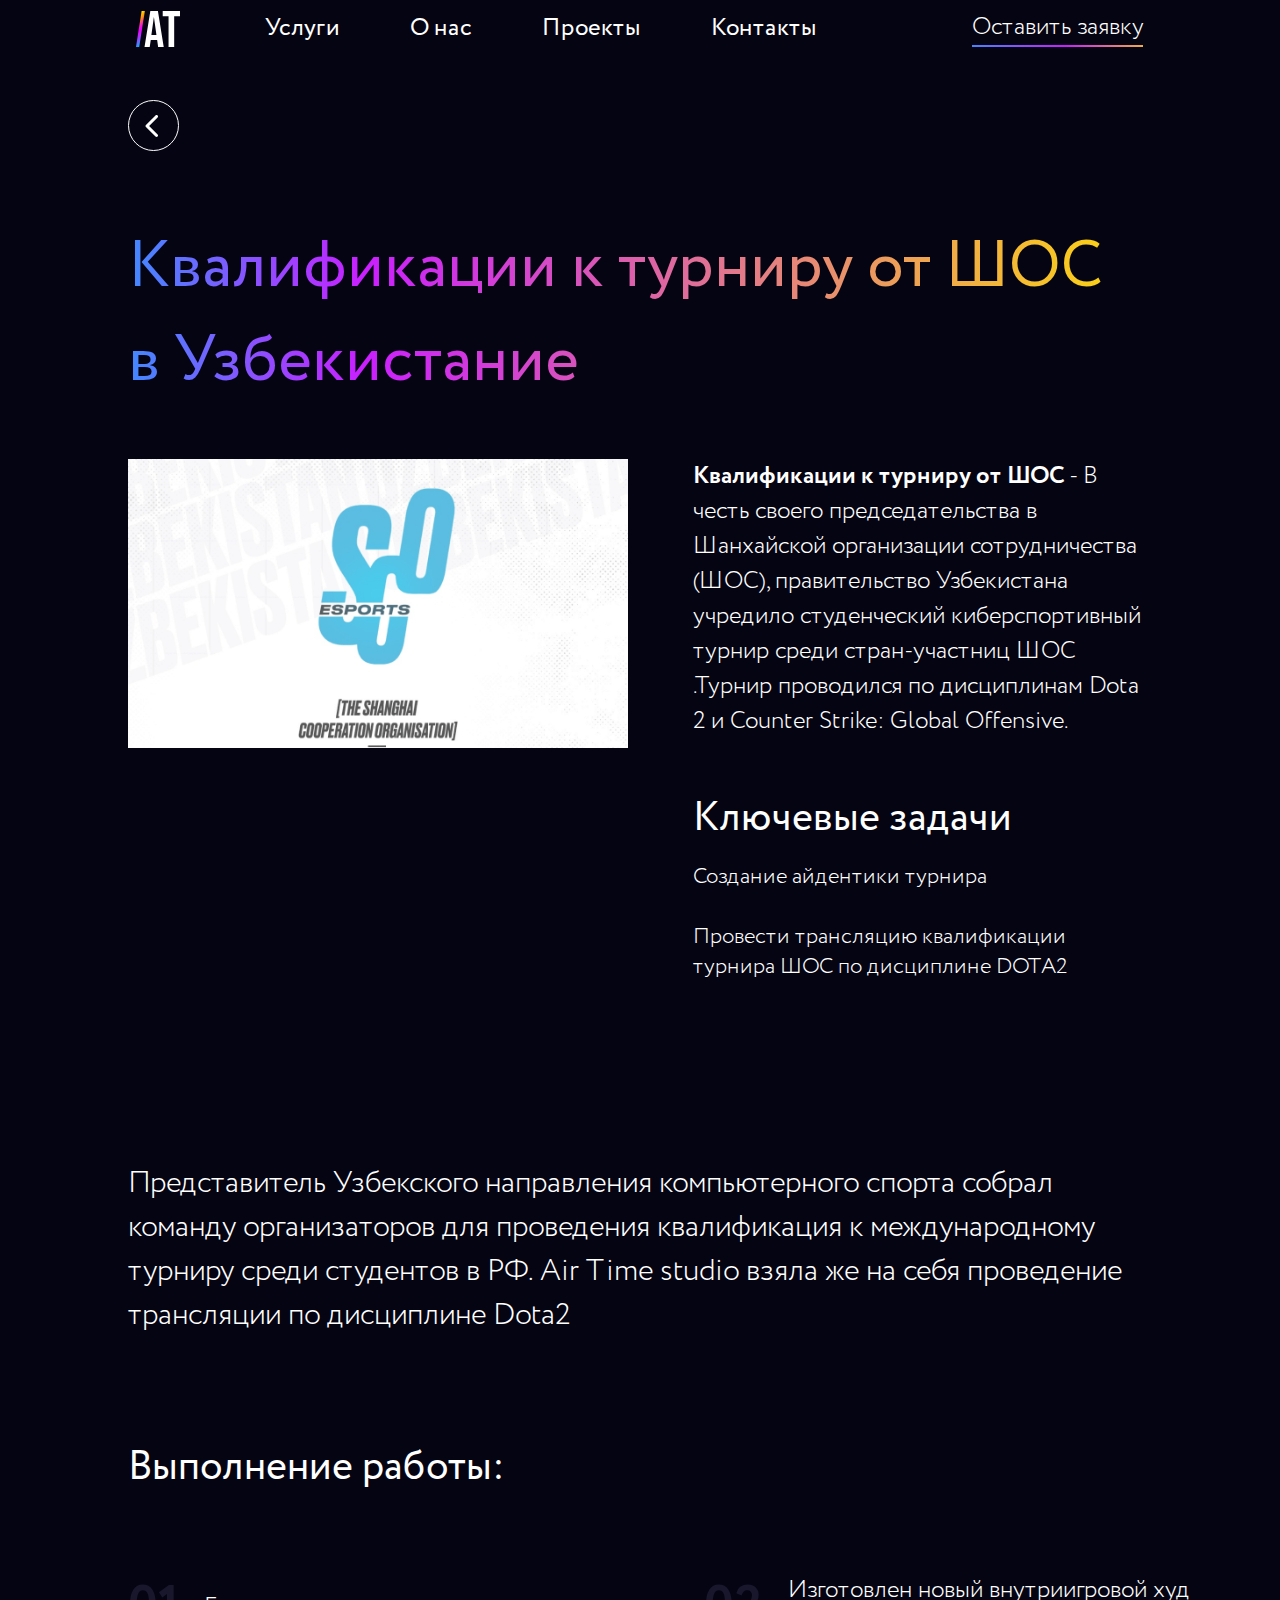
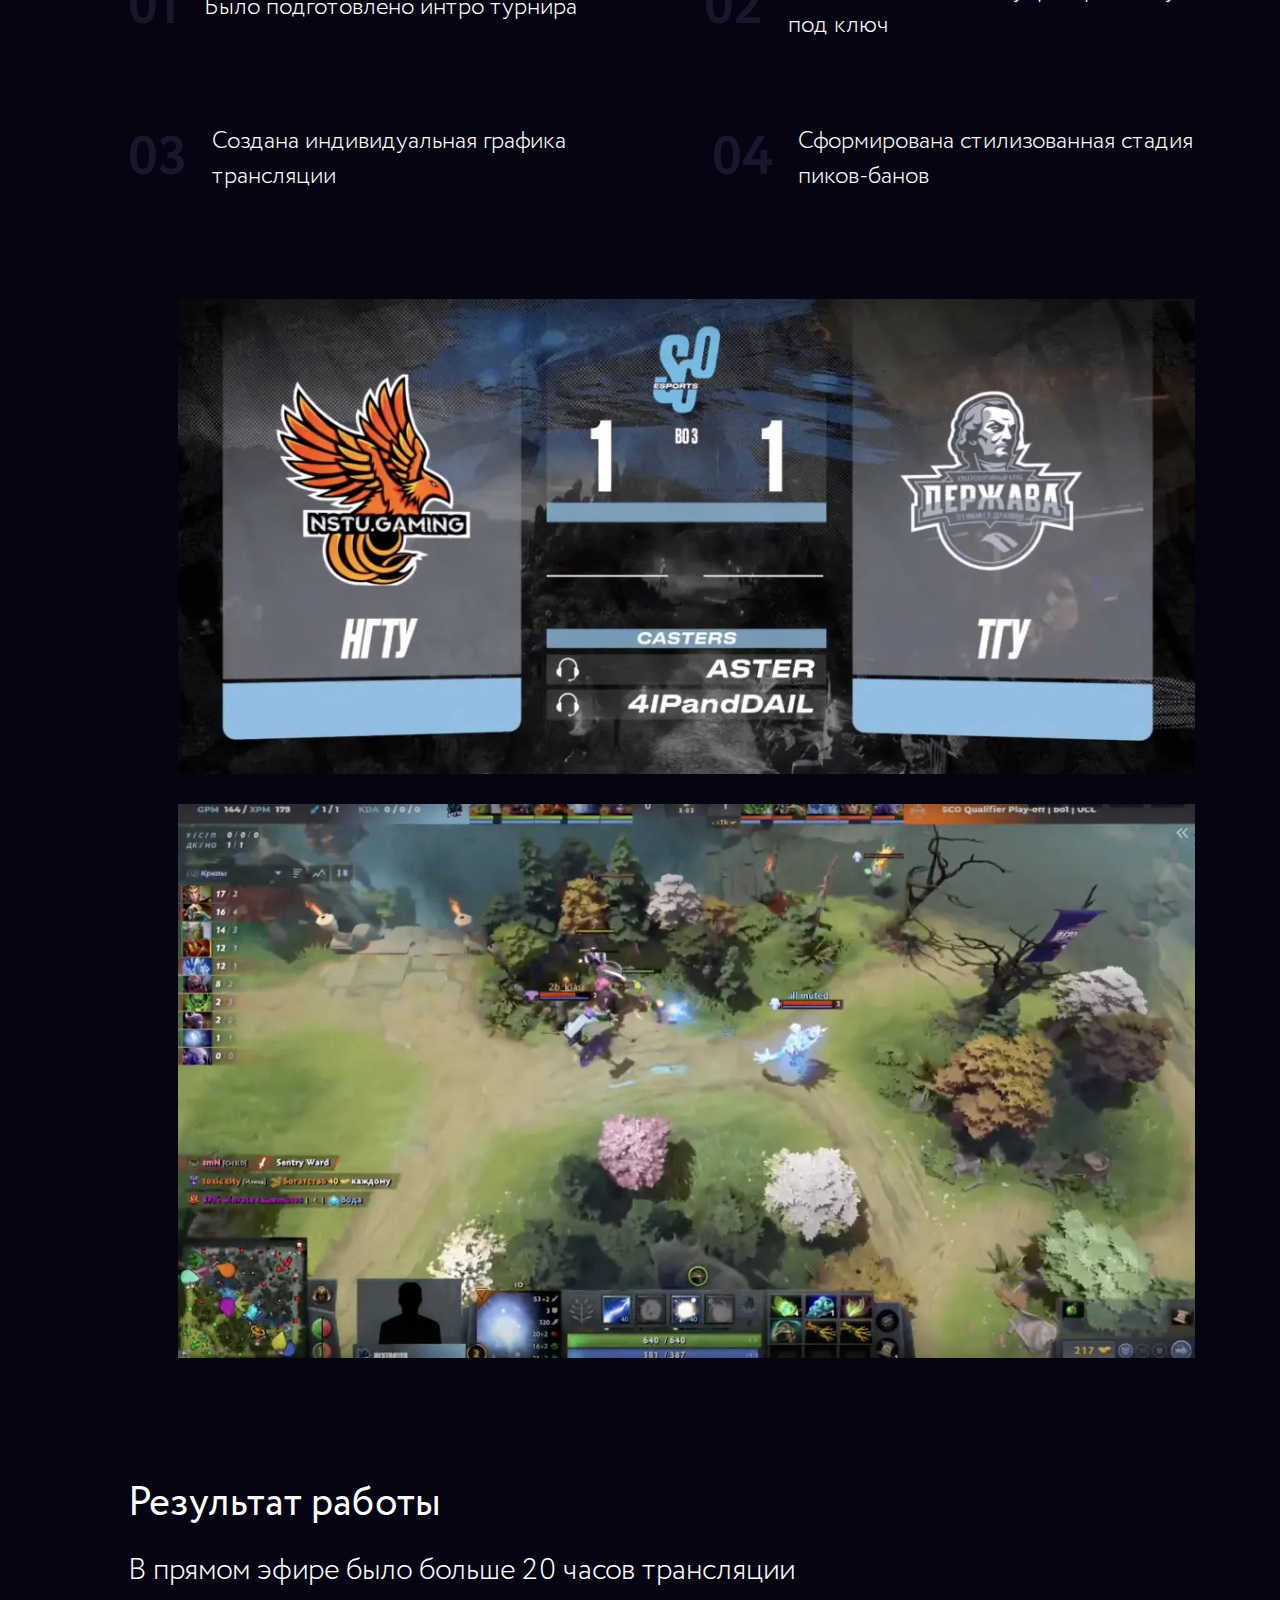
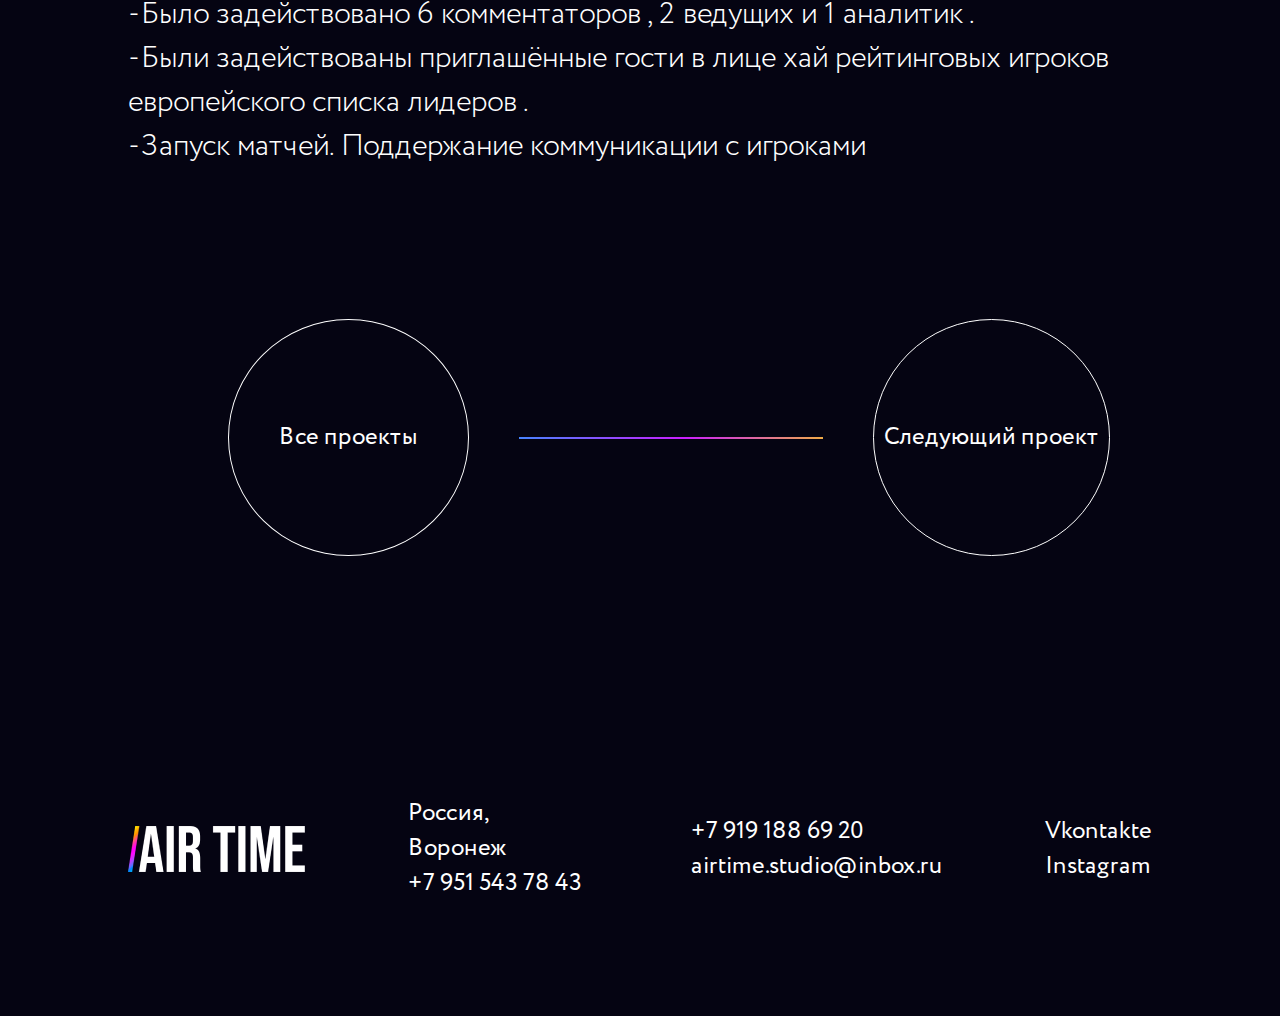
<file: shosproject.html>
<!DOCTYPE html>
<html lang="ru">
<head>
    <meta charset="UTF-8">
    <meta http-equiv="X-UA-Compatible" content="IE=edge">
    <meta name="viewport" content="width=device-width, initial-scale=1.0">
    <!--Favicons!-->
    <link rel="apple-touch-icon" sizes="180x180" href="apple-touch-icon.png">
    <link rel="icon" type="image/png" sizes="32x32" href="favicon-32x32.png">
    <link rel="icon" type="image/png" sizes="16x16" href="favicon-16x16.png">
    <link rel="manifest" href="site.webmanifest">
    <link rel="mask-icon" href="safari-pinned-tab.svg" color="#5bbad5">
    <meta name="msapplication-TileColor" content="#da532c">
    <meta name="theme-color" content="#ffffff">
    <!--Favicons!-->
    <link rel="stylesheet" href="./css/style.min.css">
    <title>Shos Project</title>
</head>
<body>
    <header class="header container-fluid">
        <div class="hedaer__content container">
            <div class="header__logo">
                <a href="index.html" class="logo__home">
                    <img src="./img/logo.svg" alt="логотип Air-time-Studio">
                </a>
                
            </div>
            <nav class="nav">
                <ul class="nav__list">
                    <li class="nav__item">
                        <a href="index.html#services" class="nav--link">Услуги</a>
                    </li>
                    <li class="nav__item">
                        <a href="about.html" class="nav--link">О нас</a>
                    </li>
                    <li class="nav__item">
                        <a href="projects.html" class="nav--link">Проекты</a>
                    </li>
                    <li class="nav__item">
                        <a href="#footer" class="nav--link">Контакты</a>
                    </li>
                    <li class="nav__item-order">
                        <div class="header__button header__button--mobile">
                            <a href="form.html" class="header--btn" target="_blank">Оставить заявку</a>
                            <span class="header--underline"></span>
                        </div>
                    </li>
                </ul>
            </nav>
            <div class="header__button header__button--desktop">
                <a href="form.html" class="header--btn" target="_blank">Оставить заявку</a>
                <span class="header--underline"></span>
            </div>
            <div class="header__burger">
                <span class="left--stick stick"></span>
                <span class="right--stick stick"></span>
                <span class="third--stick stick"></span>
            </div>
        </div>
    </header>
    <main>
        <section class="project__section container-fluid cyber-student--project">
            <div class="project__content container">
                <div class="arrow--to-back">
                    <a class="arrow--back-link" href="projects.html"><img src="./img/arrow-left-form.svg" alt="arrow"></a>
                </div>
                <div class="project__content-title main--title cyber-student_rainbow">
                    <h2>Квалификации к турниру от ШОС<br>
                        в Узбекистание</h2>
                </div>
                <div class="project__wrapper">
                    <div class="hero__row">
                        <div class="hero__img">
                            <img src="./img/shos.png" alt="banner">
                        </div>
                        <div class="hero__text">
                            <div class="hero__text-desk">
                                <p> <strong>Квалификации к турниру от ШОС</strong> - В честь своего председательства в Шанхайской организации сотрудничества (ШОС), правительство Узбекистана учредило студенческий киберспортивный турнир среди стран-участниц ШОС .Турнир проводился по дисциплинам Dota 2 и Counter Strike: Global Offensive. </p>
                            </div>
                            <div class="hero__text-key">
                                <p>Ключевые задачи </p>
                            </div>
                            <div class="hero__text-words">
                                <p>Создание айдентики турнира</p>
                                <br>
                                <p>Провести трансляцию квалификации турнира ШОС по дисциплине DOTA2</p>
                                    <br>
                            </div>
                        </div>
                    </div>
                    <div class="basic--text m150">
                        <p>Представитель Узбекского направления компьютерного спорта собрал команду организаторов для проведения квалификация к международному турниру 
                            среди студентов в РФ. Air Time studio взяла же на себя проведение трансляции по дисциплине Dota2</p>
                    </div>
                    <!--task done wrapper-->
                    <div class="tasks__wrapper tasks--done">
                        <div class="tasks--done--title">
                            <p>Выполнение работы:</p>
                        </div>
                        <div class="tasks__row">
                            <div class="tasks__col">
                                <div class="grey--number">01</div>
                                <div class="tasks__text">
                                    <p>Было подготовлено интро турнира</p>
                                </div>
                            </div>
                            <div class="tasks__col">
                                <div class="grey--number">02</div>
                                <div class="tasks__text">
                                    <p>Изготовлен новый внутриигровой худ под ключ</p>
                                </div>
                            </div>
                        </div>
                        <!-- Task Row-->
                        <div class="tasks__row">
                            <div class="tasks__col">
                                <div class="grey--number">03</div>
                                <div class="tasks__text">
                                    <p>Создана индивидуальная графика
                                        трансляции</p>
                                </div>
                            </div>
                            <div class="tasks__col">
                                <div class="grey--number">04</div>
                                <div class="tasks__text">
                                    <p>Сформирована стилизованная стадия пиков-банов</p>
                                </div>
                            </div>
                        </div>
                        <!-- Task Row-->                        
                    </div>
                    <!-- END task wrapper-->
                    <div class="big--image-proj">
                        <div class="big--image-proj__main">
                            <img src="./img/shos-1.webp" alt="big banner">
                        </div>
                        <div class="big--image-proj__main">
                            <img src="./img/shos-2.webp" alt="big banner">
                        </div>
                    </div>
                    
                    <div class="tasks--done--title result--title">
                        <p>Результат работы</p>
                    </div>
                    <div class="basic--text result--text">
                        <p>В прямом эфире было больше 20 часов трансляции<br>
                            -Было задействовано 6 комментаторов , 2 ведущих и 1 аналитик .<br>
                            -Были задействованы приглашённые гости в лице хай рейтинговых игроков<br>
                            европейского списка лидеров .<br>
                            -Запуск матчей. Поддержание коммуникации с игроками</p>
                    </div>
                    <!-- Buttons Prev and Next-->
                    <div class="btn__row--next--prev">
                        <a href="projects.html" class="project__button" >
                            Все проекты
                        </a>
                        <span class="rainbow--line"></span>
                        <a href="winlineproject.html" class="project__button right--btn" >
                            Следующий проект
                        </a>
                    </div>
                    <!--Mobile-->
                    <div class="btn__row btn__row_mobile">
                        <a href="projects.html" class="btn__all-proj">
                            Все проекты
                        </a>
                    </div>
                    <div class="btn__row btn__row_mobile btn__row_mobile-big">
                        <a href="winlineproject.html" class="btn__all-proj">
                            Следующий проект
                        </a>
                    </div>
                    <!--Mobile-->
                </div>
            </div>
        </section>
    </main>
    <footer class="container-fluid" id="footer">
        <div class="footer__content container">
            <div class="footer__logo footer--item">
                <img src="./img/footer-logo.png" alt="Footer logo">
            </div>
            <div class="footer__links footer--item">
                <a href="#">Россия, Воронеж</a>
                <a href="tel:+79515437843">+7 951 543 78 43</a>
            </div>
            <div class="footer__links footer--item">
                <a href="tel:+79191886920">+7 919 188 69 20</a>
                <a href="mailto:airtime.studio@inbox.ru">airtime.studio@inbox.ru</a>
            </div>
            <div class="footer__links footer--item">
                <a href="https://vk.com/airtimestudio">Vkontakte</a>
                <a href="#">Instagram</a>
            </div>
        </div>
    </footer>
    <!--script!-->
    <script src="./js/header.js"></script>
</body>
</html>
</file>
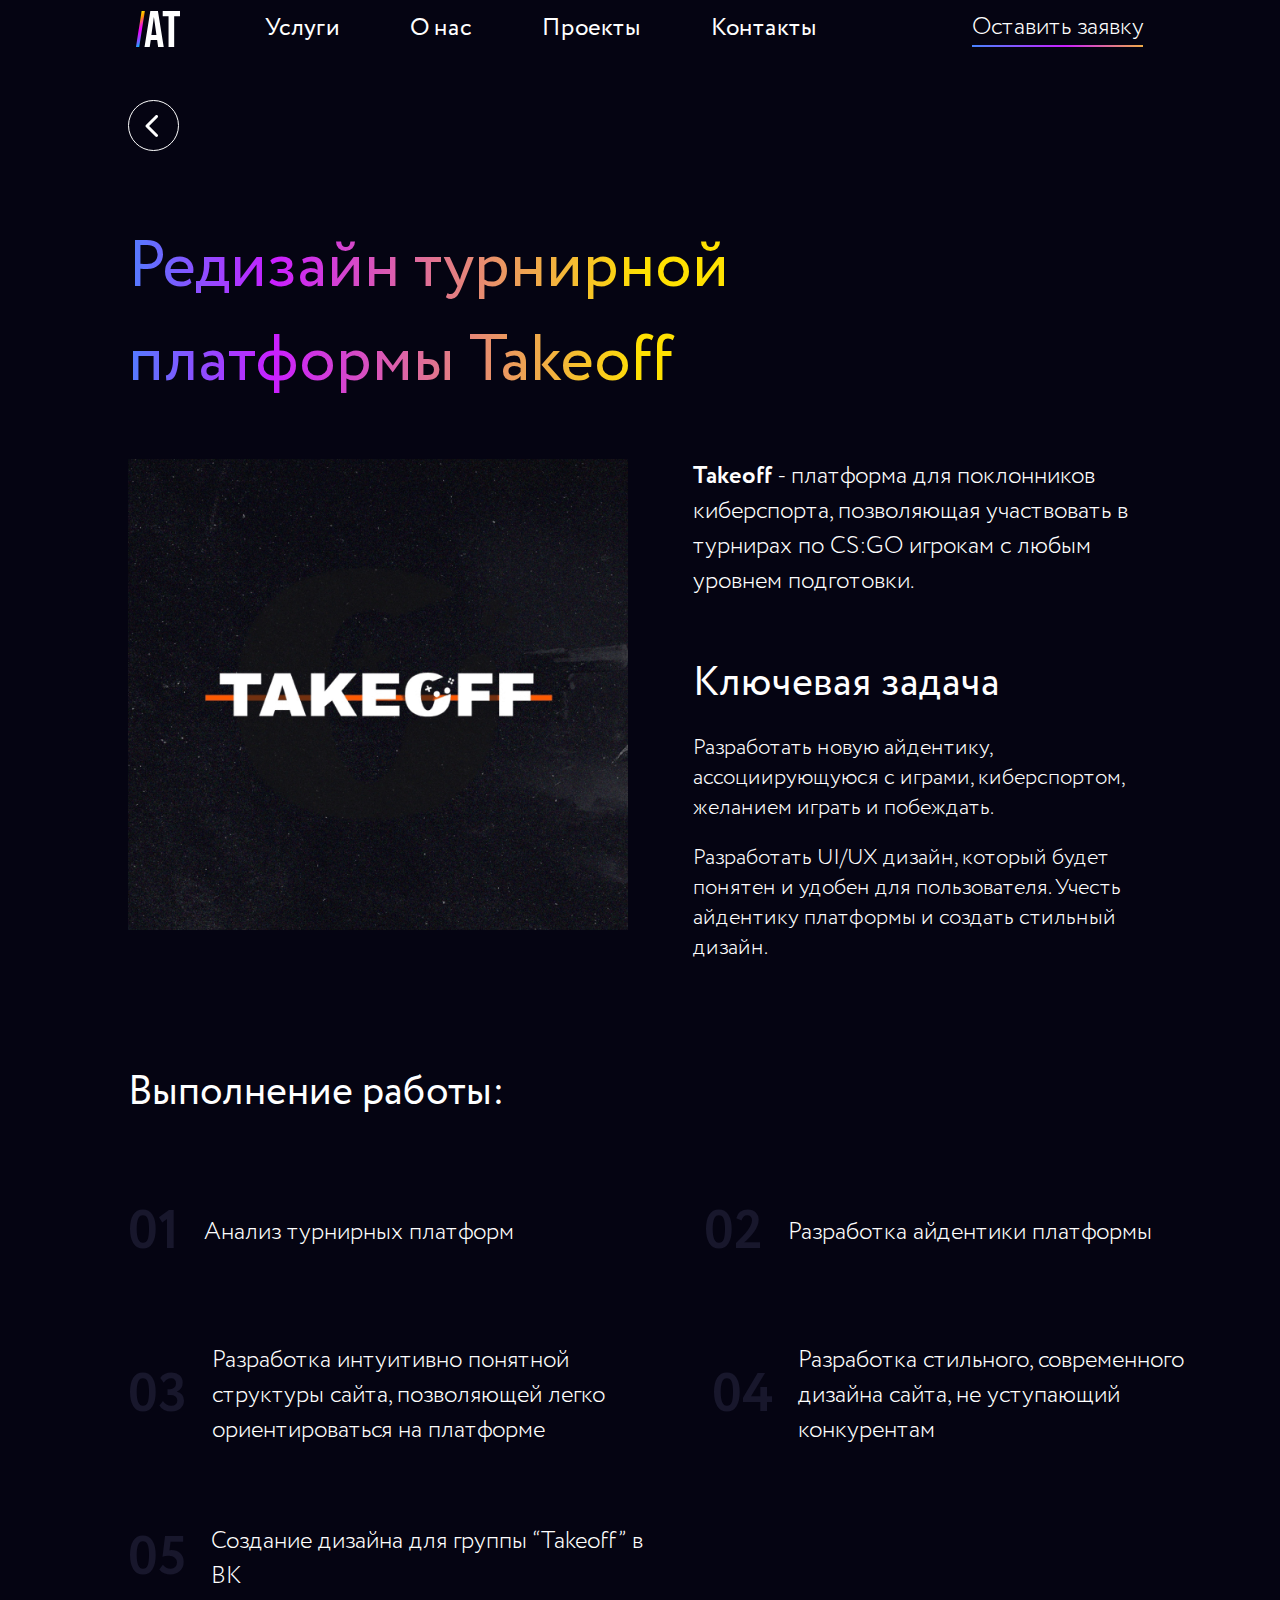
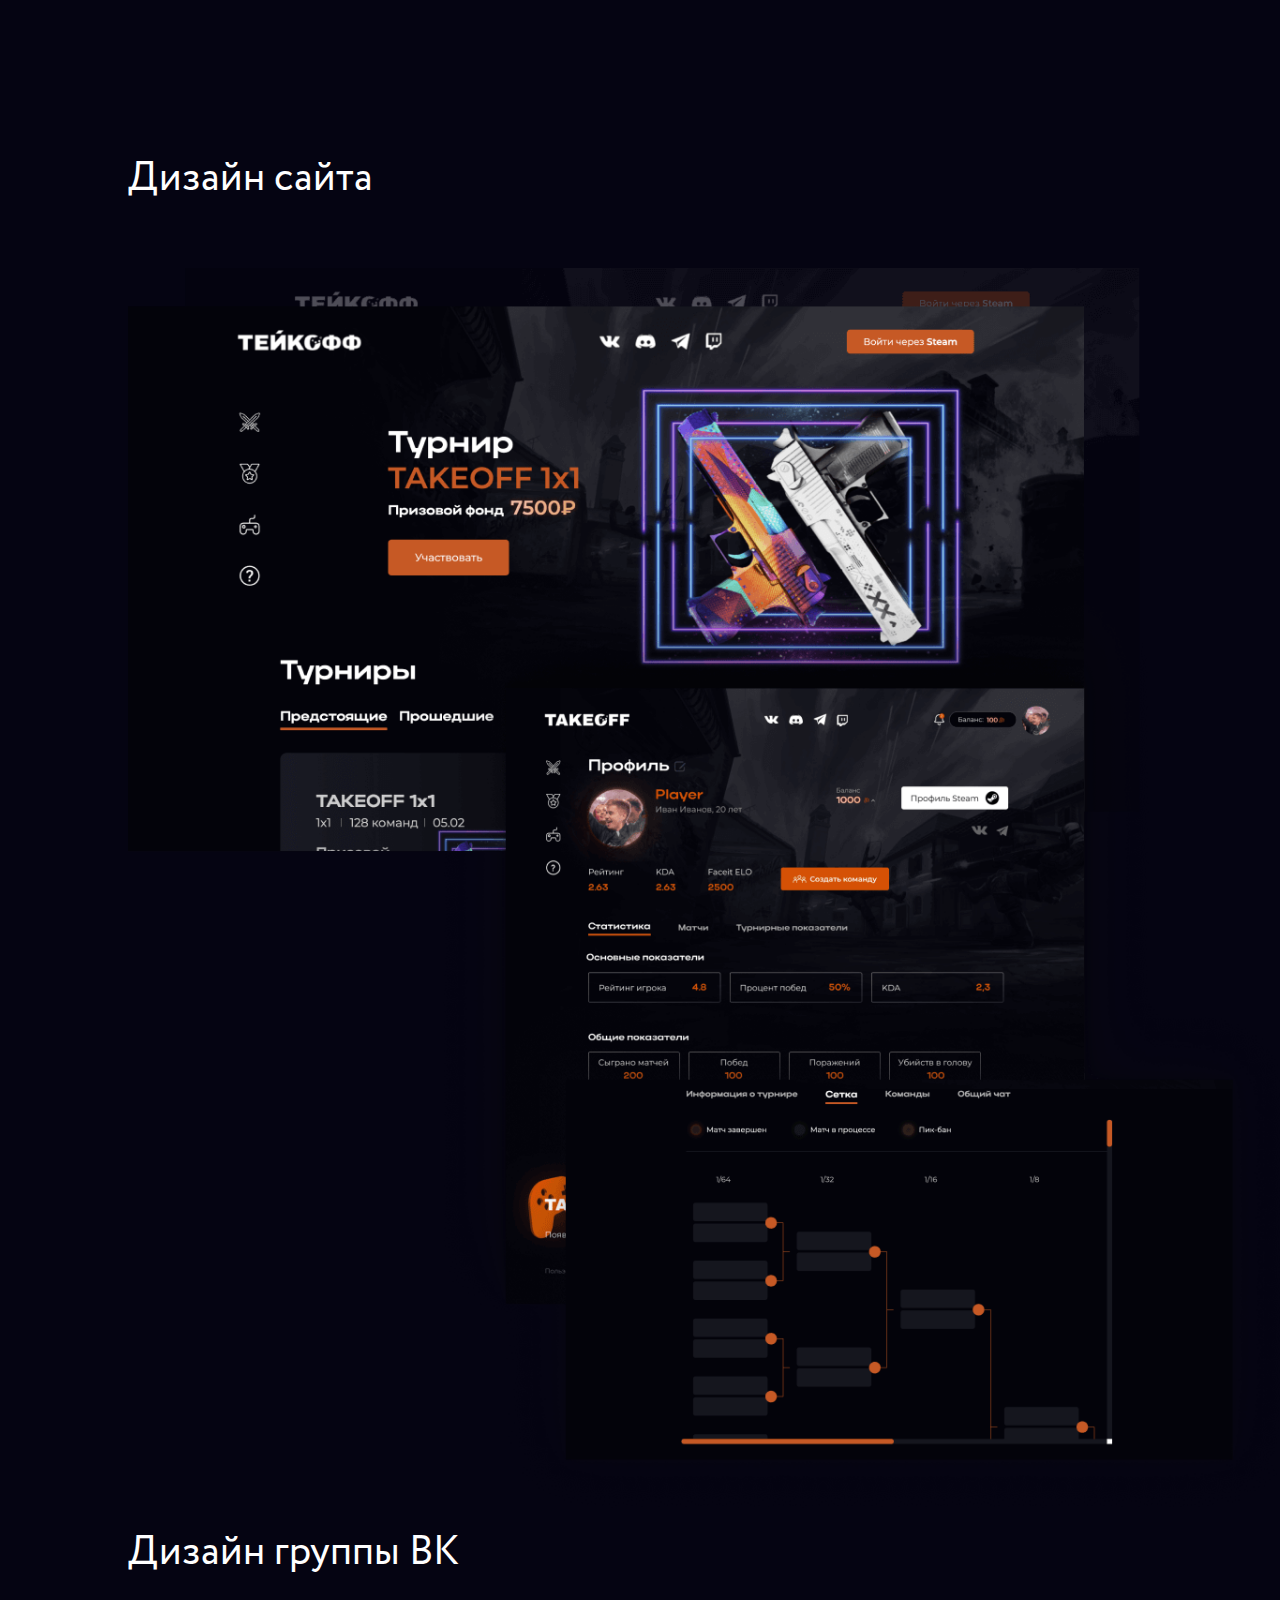
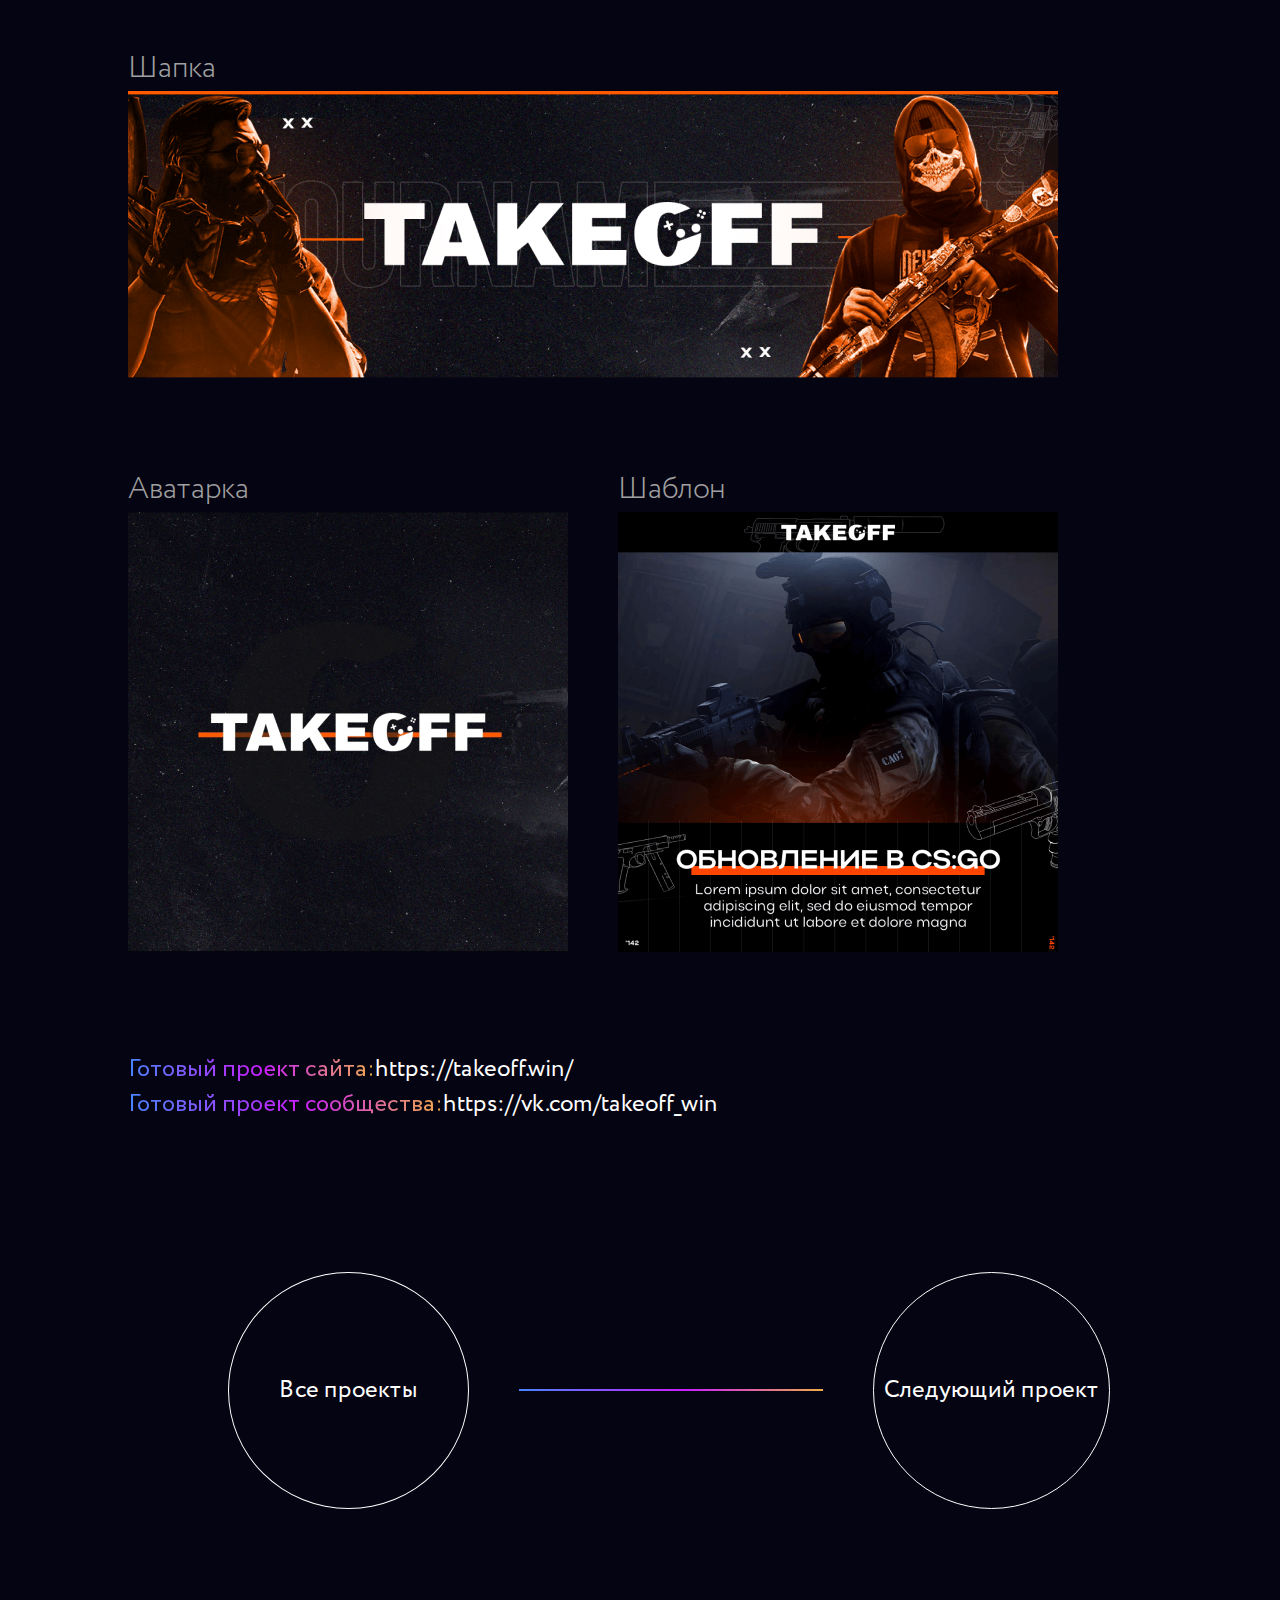
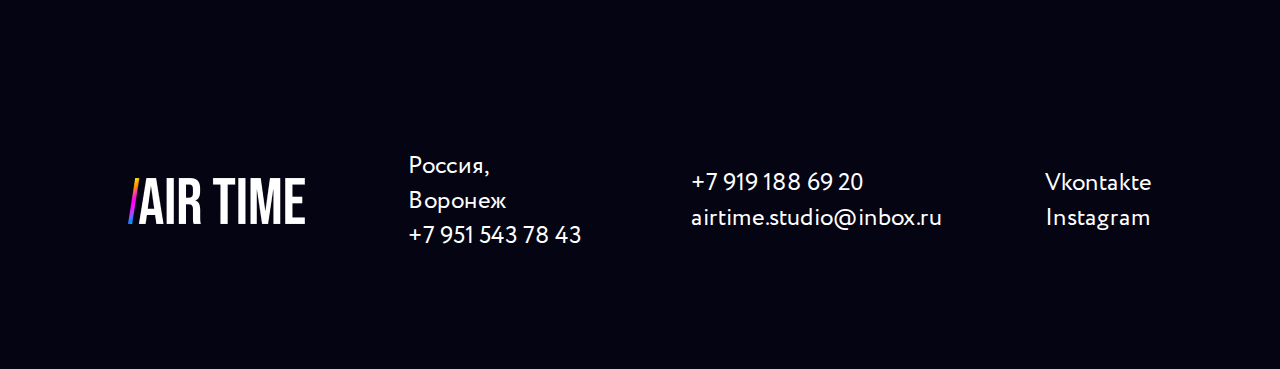
<file: takeoffproject.html>
<!DOCTYPE html>
<html lang="ru">
<head>
    <meta charset="UTF-8">
    <meta http-equiv="X-UA-Compatible" content="IE=edge">
    <meta name="viewport" content="width=device-width, initial-scale=1.0">
    <!--Favicons!-->
    <link rel="apple-touch-icon" sizes="180x180" href="apple-touch-icon.png">
    <link rel="icon" type="image/png" sizes="32x32" href="favicon-32x32.png">
    <link rel="icon" type="image/png" sizes="16x16" href="favicon-16x16.png">
    <link rel="manifest" href="site.webmanifest">
    <link rel="mask-icon" href="safari-pinned-tab.svg" color="#5bbad5">
    <meta name="msapplication-TileColor" content="#da532c">
    <meta name="theme-color" content="#ffffff">
    <!--Favicons!-->
    <link rel="stylesheet" href="./css/style.min.css">
    <title>Take off Project</title>
</head>
<body>
    <header class="header container-fluid">
        <div class="hedaer__content container">
            <div class="header__logo">
                <a href="index.html" class="logo__home">
                    <img src="./img/logo.svg" alt="логотип Air-time-Studio">
                </a>
                
            </div>
            <nav class="nav">
                <ul class="nav__list">
                    <li class="nav__item">
                        <a href="index.html#services" class="nav--link">Услуги</a>
                    </li>
                    <li class="nav__item">
                        <a href="about.html" class="nav--link">О нас</a>
                    </li>
                    <li class="nav__item">
                        <a href="projects.html" class="nav--link">Проекты</a>
                    </li>
                    <li class="nav__item">
                        <a href="#footer" class="nav--link">Контакты</a>
                    </li>
                    <li class="nav__item-order">
                        <div class="header__button header__button--mobile">
                            <a href="form.html" class="header--btn" target="_blank">Оставить заявку</a>
                            <span class="header--underline"></span>
                        </div>
                    </li>
                </ul>
            </nav>
            <div class="header__button header__button--desktop">
                <a href="form.html" class="header--btn" target="_blank">Оставить заявку</a>
                <span class="header--underline"></span>
            </div>
            <div class="header__burger">
                <span class="left--stick stick"></span>
                <span class="right--stick stick"></span>
                <span class="third--stick stick"></span>
            </div>
        </div>
    </header>
    <main>
        <section class="project__section container-fluid take-off--project">
            <div class="project__content container">
                <div class="arrow--to-back">
                    <a class="arrow--back-link" href="projects.html"><img src="./img/arrow-left-form.svg" alt="arrow"></a>
                </div>
                <div class="project__content-title main--title">
                    <h2>Редизайн турнирной<br>
                        платформы Takeoff</h2>
                </div>
                <div class="project__wrapper">
                    <div class="hero__row">
                        <div class="hero__img">
                            <img src="./img/takeoff.png" alt="banner">
                        </div>
                        <div class="hero__text">
                            <div class="hero__text-desk">
                                <p> <strong>Takeoff</strong>  - платформа для поклонников киберспорта, позволяющая участвовать в турнирах по CS:GO игрокам с любым уровнем подготовки.</p>
                            </div>
                            <div class="hero__text-key key--take-off">
                                <p>Ключевая задача</p>
                            </div>
                            <div class="hero__text-words hero--take-off">
                                <p>Разработать новую айдентику, ассоциирующуюся с играми, киберспортом, желанием играть и побеждать.</p>
                                <p>Разработать UI/UX дизайн, который будет понятен и удобен для пользователя. 
                                    Учесть айдентику платформы и создать
                                    стильный дизайн.</p>
                            </div>
                        </div>
                    </div>
                    <!--task wrapper-->
                    <div class="tasks__wrapper tasks--done">
                        <div class="tasks--done--title">
                            <p>Выполнение работы:</p>
                        </div>
                        <div class="tasks__row">
                            <div class="tasks__col">
                                <div class="grey--number">01</div>
                                <div class="tasks__text">
                                    <p>Анализ турнирных платформ</p>
                                </div>
                            </div>
                            <div class="tasks__col">
                                <div class="grey--number">02</div>
                                <div class="tasks__text">
                                    <p>Разработка айдентики платформы</p>
                                </div>
                            </div>
                        </div>
                        <!-- Task Row-->
                        <div class="tasks__row">
                            <div class="tasks__col">
                                <div class="grey--number">03</div>
                                <div class="tasks__text">
                                    <p>Разработка интуитивно понятной структуры сайта, позволяющей легко ориентироваться на платформе</p>
                                </div>
                            </div>
                            <div class="tasks__col">
                                <div class="grey--number">04</div>
                                <div class="tasks__text">
                                    <p>Разработка стильного, современного дизайна сайта, не уступающий конкурентам</p>
                                </div>
                            </div>
                        </div>
                        <!-- Task Row-->
                        <div class="tasks__row">
                            <div class="tasks__col">
                                <div class="grey--number">05</div>
                                <div class="tasks__text">
                                    <p>Создание дизайна для группы “Takeoff” в ВК</p>
                                </div>
                            </div>
                        </div>
                        <!-- Task Row-->
                    </div>
                    <!-- END task wrapper-->
                    <div class="take-off__main-img">
                        <div class="tasks--done--title">
                            <h2>Дизайн сайта</h2>
                        </div>
                        <img src="./img/take-off-main.png" alt="main img">
                    </div>
                    <div class="take-off__additional-img">
                        <div class="tasks--done--title">
                            <h2>Дизайн группы ВК</h2>
                        </div>
                        <div class="take-off__hader-img">
                            <p>Шапка</p>
                            <img  src="./img/take-off-header.png" alt="header img">
                        </div>
                        <div class="take-design-img designing--row">
                            
                            <div class="designing-col">
                                <p>Аватарка</p>
                                <img class="take-off__pattern-img" src="./img/take-off2.png" alt="take off img">
                            </div>
                            <div class="designing-col">
                                <p>Шаблон</p>
                                <img class="take-off__pattern-img" src="./img/pattern-info-takeoff.png" alt="take off img">
                            </div>
                        </div>
                    </div>
                    <div class="take-off__links">
                        <p class="rainbow--text-take-off">Готовый проект сайта:  </p><a href="https://takeoff.win/">https://takeoff.win/</a> <br>
                        <p class="rainbow--text-take-off">Готовый проект сообщества:  </p><a href="https://takeoff.win/">https://vk.com/takeoff_win</a>
                    </div>
                    <!-- Buttons Prev and Next!!!-->
                    <div class="btn__row--next--prev">
                        <a href="projects.html" class="project__button" >
                            Все проекты
                        </a>
                        <span class="rainbow--line"></span>
                        <a href="extenciproject.html" class="project__button right--btn" >
                            Следующий проект
                        </a>
                    </div>
                    <!--Mobile-->
                    <div class="btn__row btn__row_mobile">
                        <a href="projects.html" class="btn__all-proj">
                            Все проекты
                        </a>
                    </div>
                    <div class="btn__row btn__row_mobile btn__row_mobile-big">
                        <a href="extenciproject.html" class="btn__all-proj">
                            Следующий проект
                        </a>
                    </div>
                    <!--Mobile-->
                </div>
            </div>
        </section>
    </main>
    <footer class="container-fluid" id="footer">
        <div class="footer__content container">
            <div class="footer__logo footer--item">
                <img src="./img/footer-logo.png" alt="Footer logo">
            </div>
            <div class="footer__links footer--item">
                <a href="#">Россия, Воронеж</a>
                <a href="tel:+79515437843">+7 951 543 78 43</a>
            </div>
            <div class="footer__links footer--item">
                <a href="tel:+79191886920">+7 919 188 69 20</a>
                <a href="mailto:airtime.studio@inbox.ru">airtime.studio@inbox.ru</a>
            </div>
            <div class="footer__links footer--item">
                <a href="https://vk.com/airtimestudio">Vkontakte</a>
                <a href="#">Instagram</a>
            </div>
        </div>
    </footer>
    <!--script!-->
    <script src="./js/header.js"></script>
</body>
</html>
</file>
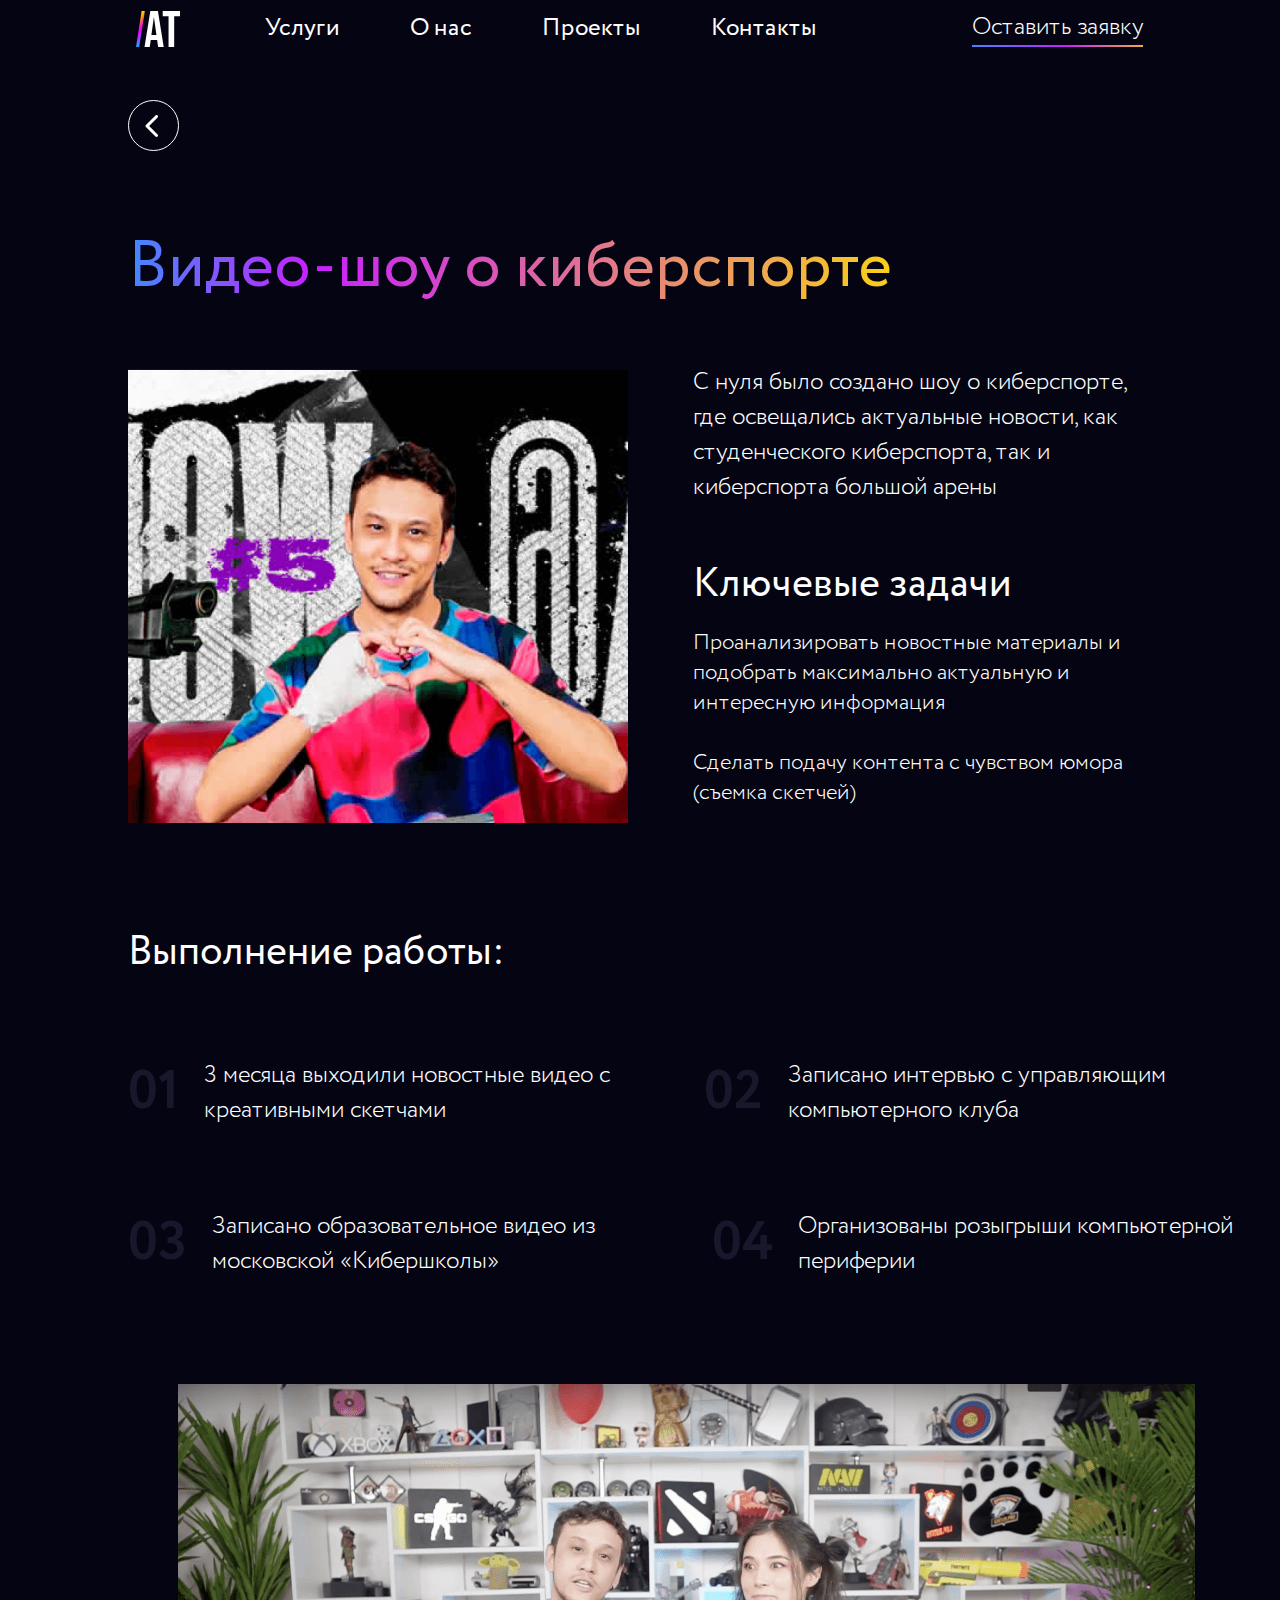
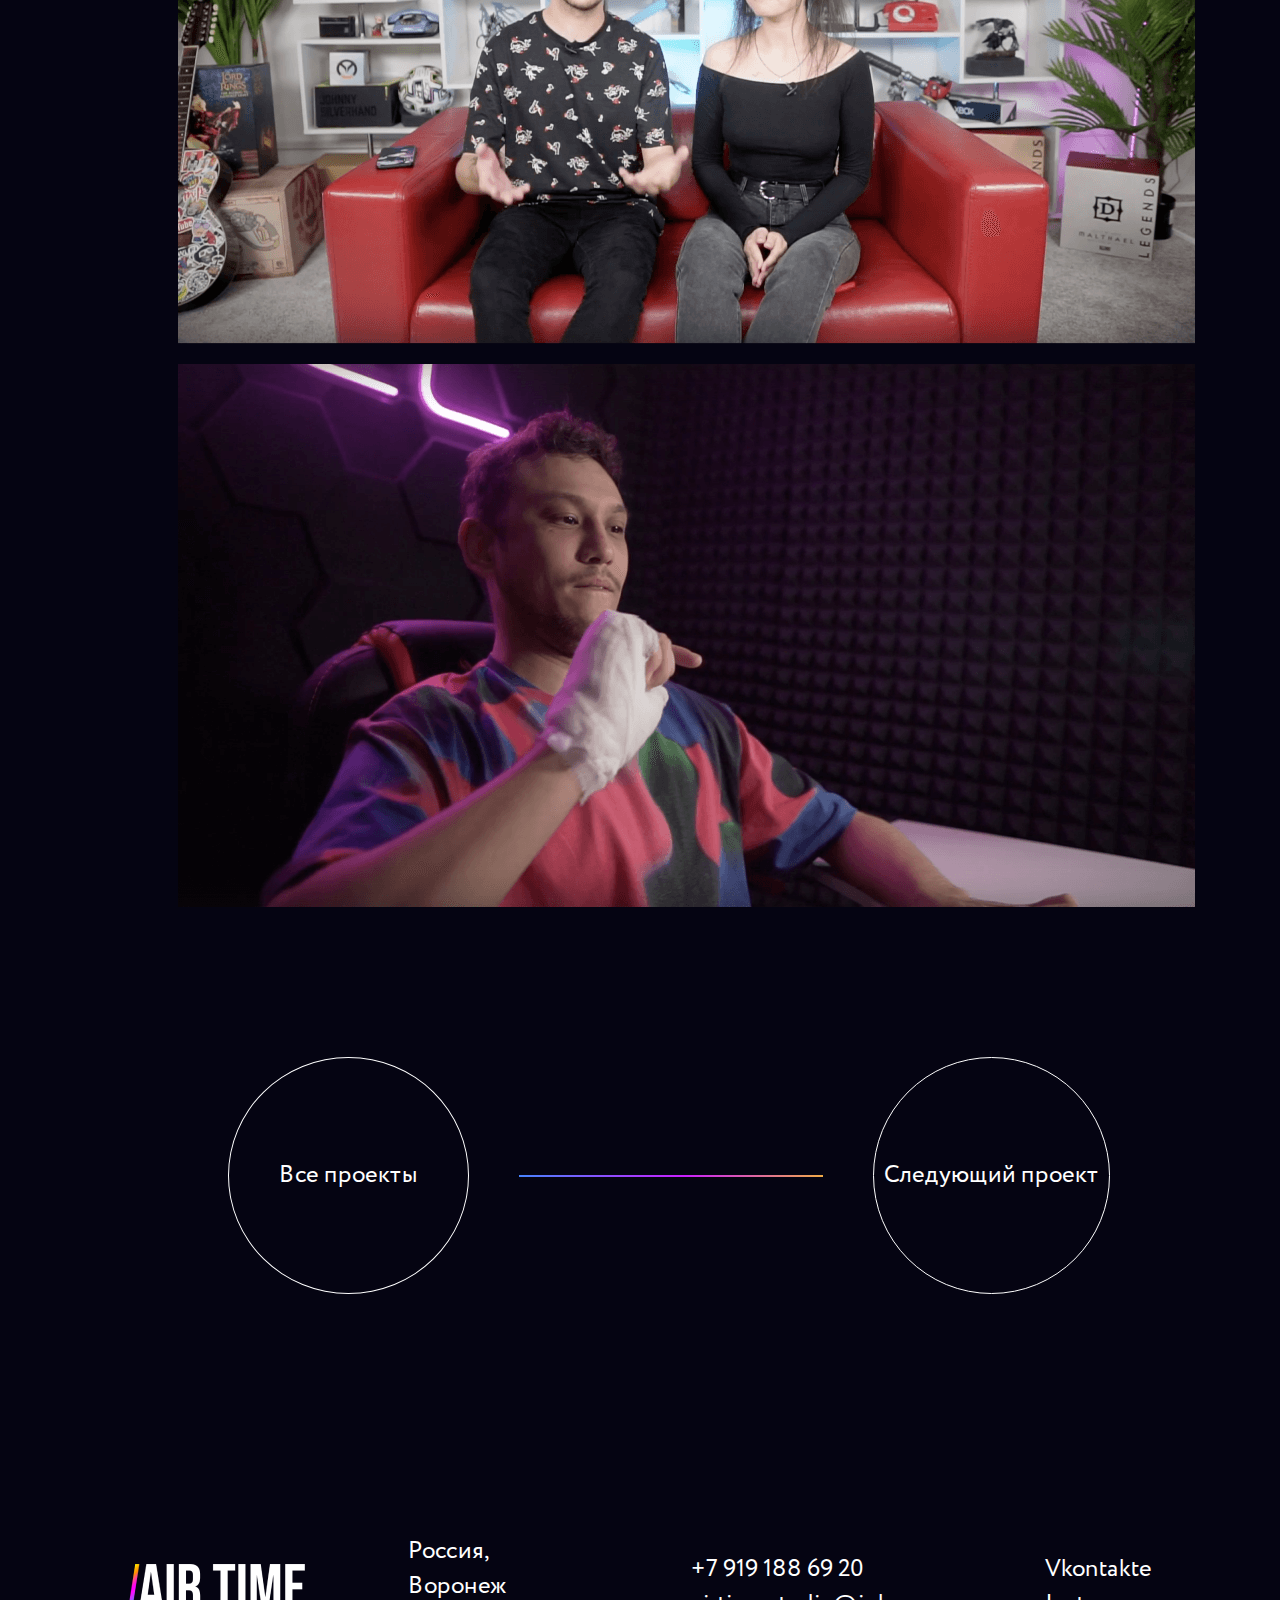
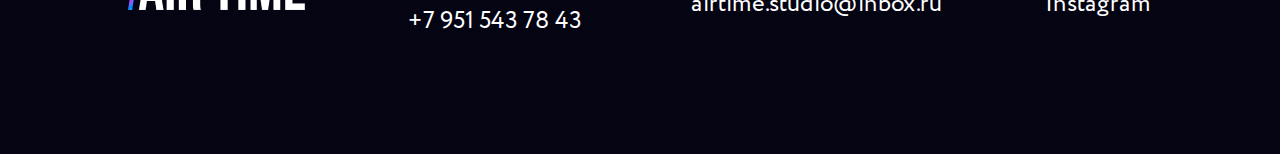
<file: video-showproject.html>
<!DOCTYPE html>
<html lang="ru">
<head>
    <meta charset="UTF-8">
    <meta http-equiv="X-UA-Compatible" content="IE=edge">
    <meta name="viewport" content="width=device-width, initial-scale=1.0">
    <!--Favicons!-->
    <link rel="apple-touch-icon" sizes="180x180" href="apple-touch-icon.png">
    <link rel="icon" type="image/png" sizes="32x32" href="favicon-32x32.png">
    <link rel="icon" type="image/png" sizes="16x16" href="favicon-16x16.png">
    <link rel="manifest" href="site.webmanifest">
    <link rel="mask-icon" href="safari-pinned-tab.svg" color="#5bbad5">
    <meta name="msapplication-TileColor" content="#da532c">
    <meta name="theme-color" content="#ffffff">
    <!--Favicons!-->
    <link rel="stylesheet" href="./css/style.min.css">
    <title>Video-show Project</title>
</head>
<body>
    <header class="header container-fluid">
        <div class="hedaer__content container">
            <div class="header__logo">
                <a href="index.html" class="logo__home">
                    <img src="./img/logo.svg" alt="логотип Air-time-Studio">
                </a>
                
            </div>
            <nav class="nav">
                <ul class="nav__list">
                    <li class="nav__item">
                        <a href="index.html#services" class="nav--link">Услуги</a>
                    </li>
                    <li class="nav__item">
                        <a href="about.html" class="nav--link">О нас</a>
                    </li>
                    <li class="nav__item">
                        <a href="projects.html" class="nav--link">Проекты</a>
                    </li>
                    <li class="nav__item">
                        <a href="#footer" class="nav--link">Контакты</a>
                    </li>
                    <li class="nav__item-order">
                        <div class="header__button header__button--mobile">
                            <a href="form.html" class="header--btn" target="_blank">Оставить заявку</a>
                            <span class="header--underline"></span>
                        </div>
                    </li>
                </ul>
            </nav>
            <div class="header__button header__button--desktop">
                <a href="form.html" class="header--btn" target="_blank">Оставить заявку</a>
                <span class="header--underline"></span>
            </div>
            <div class="header__burger">
                <span class="left--stick stick"></span>
                <span class="right--stick stick"></span>
                <span class="third--stick stick"></span>
            </div>
        </div>
    </header>
    <main>
        <section class="project__section container-fluid cyber-student--project">
            <div class="project__content container">
                <div class="arrow--to-back">
                    <a class="arrow--back-link" href="projects.html"><img src="./img/arrow-left-form.svg" alt="arrow"></a>
                </div>
                <div class="project__content-title main--title cyber-student_rainbow">
                    <h2>Видео-шоу о киберспорте</h2>
                </div>
                <div class="project__wrapper">
                    <div class="hero__row">
                        <div class="hero__img">
                            <img src="./img/video-show-banner.png" alt="banner">
                        </div>
                        <div class="hero__text">
                            <div class="hero__text-desk">
                                <p>С нуля было создано шоу о киберспорте, где освещались актуальные новости, как студенческого киберспорта, так и киберспорта большой арены</p>
                            </div>
                            <div class="hero__text-key">
                                <p>Ключевые задачи </p>
                            </div>
                            <div class="hero__text-words">
                                <p>Проанализировать новостные материалы
                                    и подобрать максимально актуальную и 
                                    интересную информация</p>
                                <br>
                                <p>Сделать подачу контента с чувством юмора
                                    (съемка скетчей)</p>
                            </div>
                        </div>
                    </div>
                    <!--task wrapper-->
                    <div class="tasks__wrapper tasks--done">
                        <div class="tasks--done--title">
                            <p>Выполнение работы:</p>
                        </div>
                        <div class="tasks__row">
                            <div class="tasks__col">
                                <div class="grey--number">01</div>
                                <div class="tasks__text">
                                    <p>3 месяца выходили новостные видео
                                        с креативными скетчами</p>
                                </div>
                            </div>
                            <div class="tasks__col">
                                <div class="grey--number">02</div>
                                <div class="tasks__text">
                                    <p>Записано интервью с управляющим компьютерного клуба</p>
                                </div>
                            </div>
                        </div>
                        <!-- Task Row-->
                        <div class="tasks__row">
                            <div class="tasks__col">
                                <div class="grey--number">03</div>
                                <div class="tasks__text">
                                    <p>Записано образовательное видео из московской «Кибершколы» </p>
                                </div>
                            </div>
                            <div class="tasks__col">
                                <div class="grey--number">04</div>
                                <div class="tasks__text">
                                    <p>Организованы розыгрыши компьютерной периферии</p>
                                </div>
                            </div>
                        </div>                                               
                    </div>
                    <!-- END task wrapper-->
                    
                    <div class="big--image-proj">
                        <div class="big--image-proj__main">
                            <img src="./img/video-show1.png" alt="big banner">
                        </div>
                        <div class="big--image-proj__main big--image-proj__main_mg-top">
                            <img src="./img/video-show2.png" alt="big banner">
                        </div>
                    </div>                                     
                    <!-- Buttons Prev and Next-->
                    <div class="btn__row--next--prev">
                        <a href="projects.html" class="project__button" >
                            Все проекты
                        </a>
                        <span class="rainbow--line"></span>
                        <a href="shosproject.html" class="project__button right--btn" >
                            Следующий проект
                        </a>
                    </div>
                    <!--Mobile-->
                    <div class="btn__row btn__row_mobile">
                        <a href="projects.html" class="btn__all-proj">
                            Все проекты
                        </a>
                    </div>
                    <div class="btn__row btn__row_mobile btn__row_mobile-big">
                        <a href="shosproject.html" class="btn__all-proj">
                            Следующий проект
                        </a>
                    </div>
                    <!--Mobile-->
                </div>
            </div>
        </section>
    </main>
    <footer class="container-fluid" id="footer">
        <div class="footer__content container">
            <div class="footer__logo footer--item">
                <img src="./img/footer-logo.png" alt="Footer logo">
            </div>
            <div class="footer__links footer--item">
                <a href="#">Россия, Воронеж</a>
                <a href="tel:+79515437843">+7 951 543 78 43</a>
            </div>
            <div class="footer__links footer--item">
                <a href="tel:+79191886920">+7 919 188 69 20</a>
                <a href="mailto:airtime.studio@inbox.ru">airtime.studio@inbox.ru</a>
            </div>
            <div class="footer__links footer--item">
                <a href="https://vk.com/airtimestudio">Vkontakte</a>
                <a href="#">Instagram</a>
            </div>
        </div>
    </footer>
    <!--script!-->
    <script src="./js/header.js"></script>
</body>
</html>
</file>
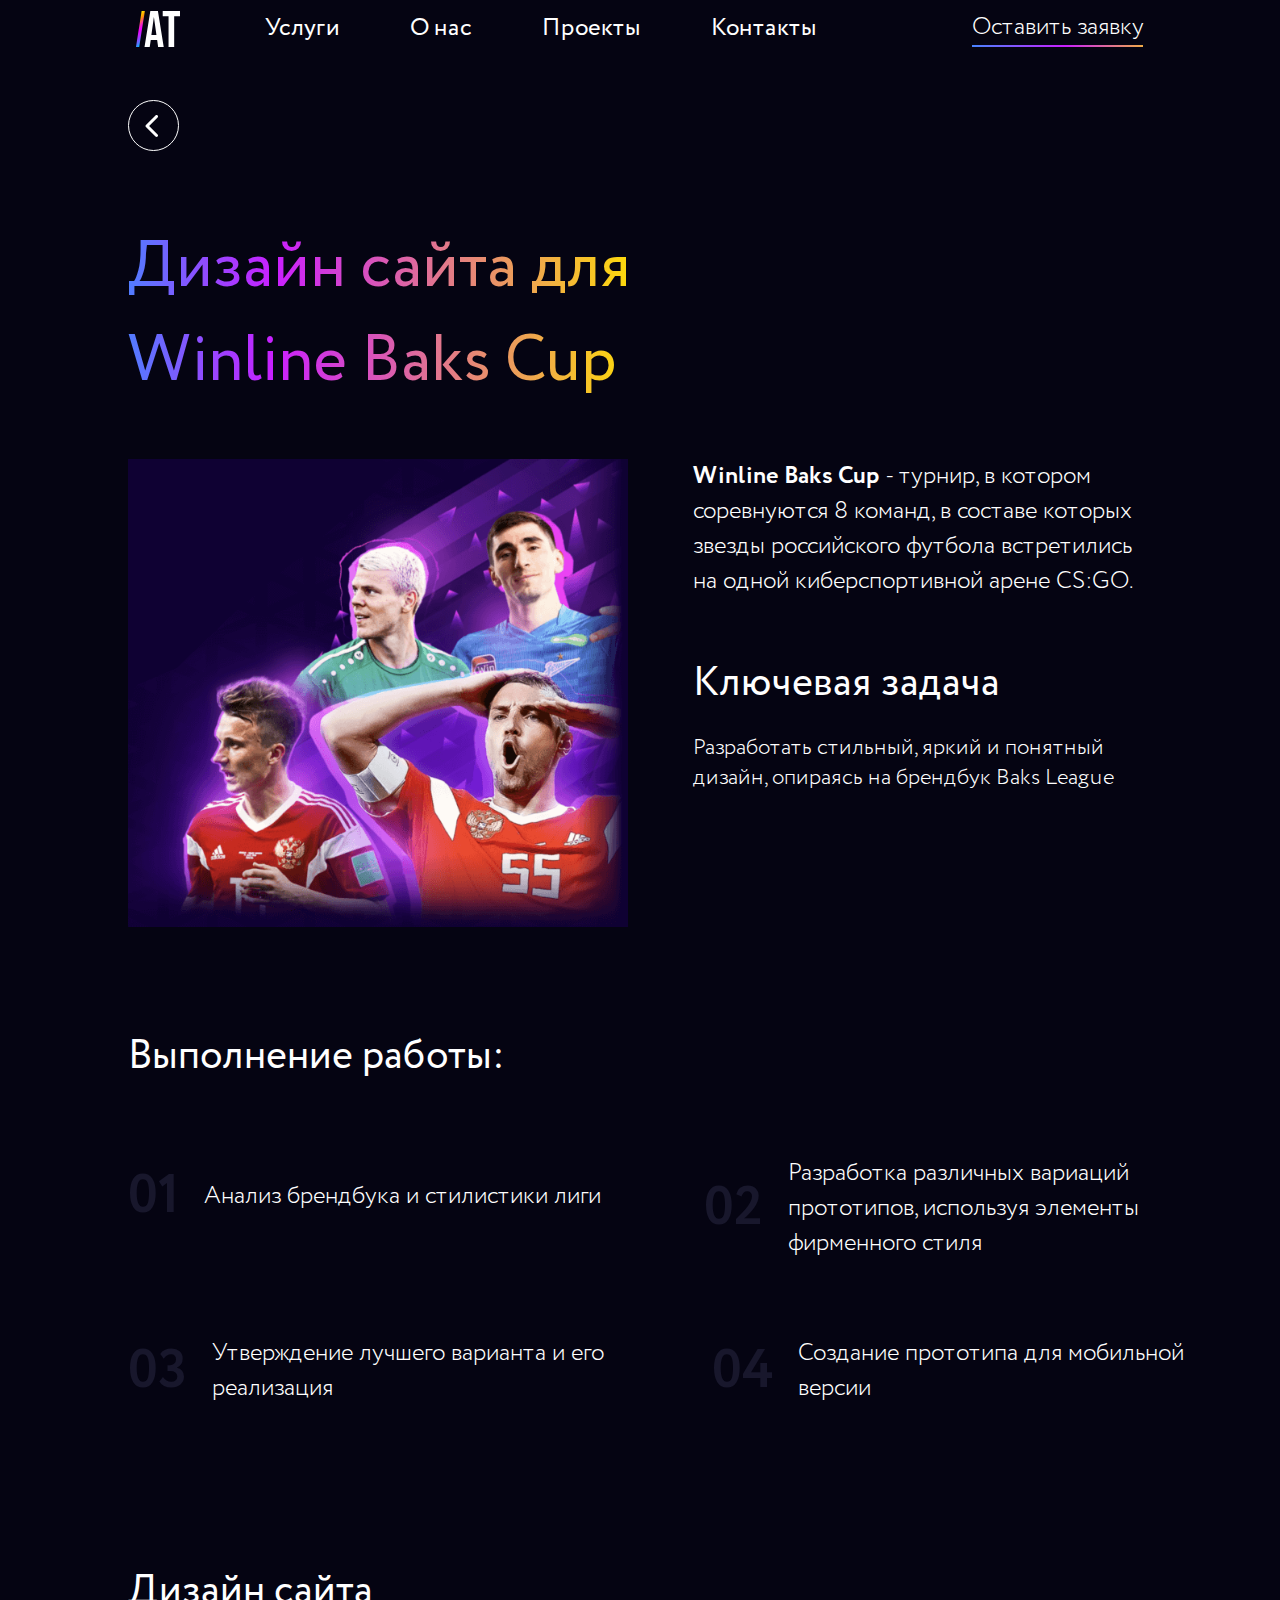
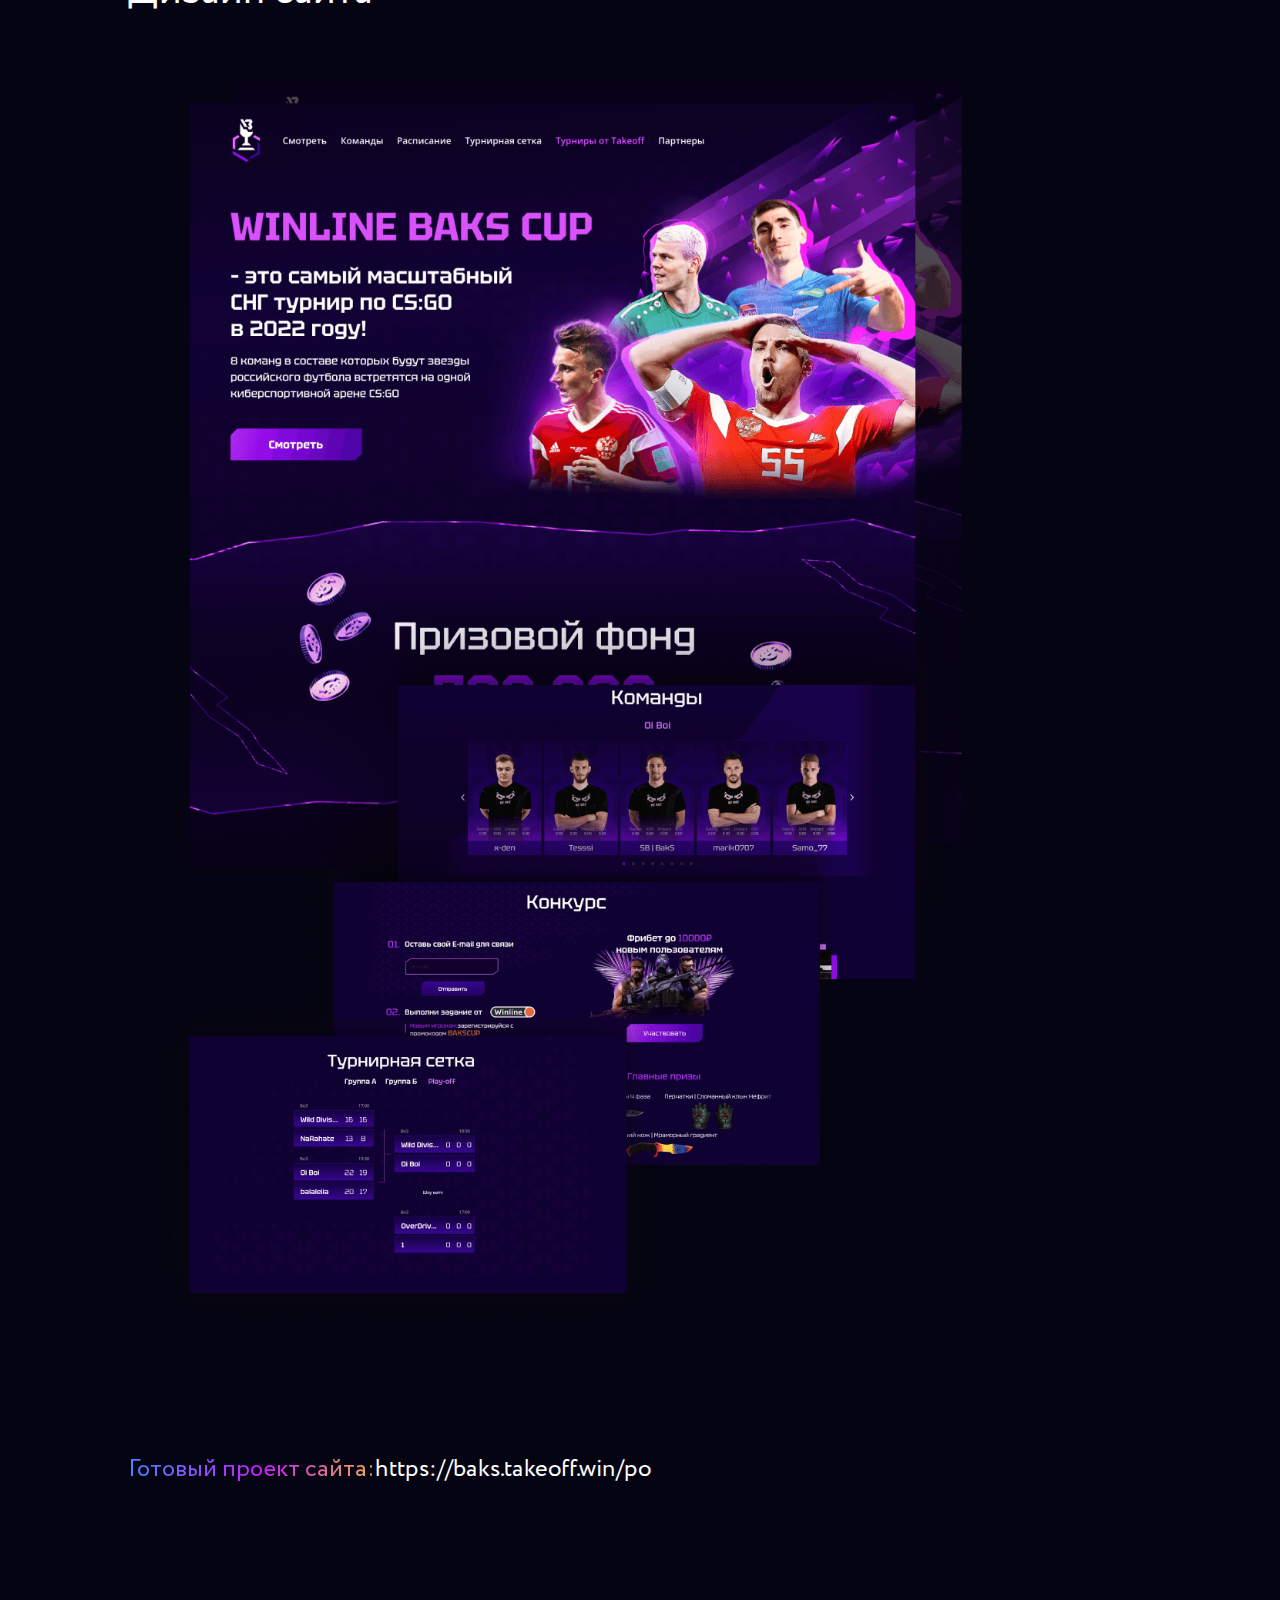
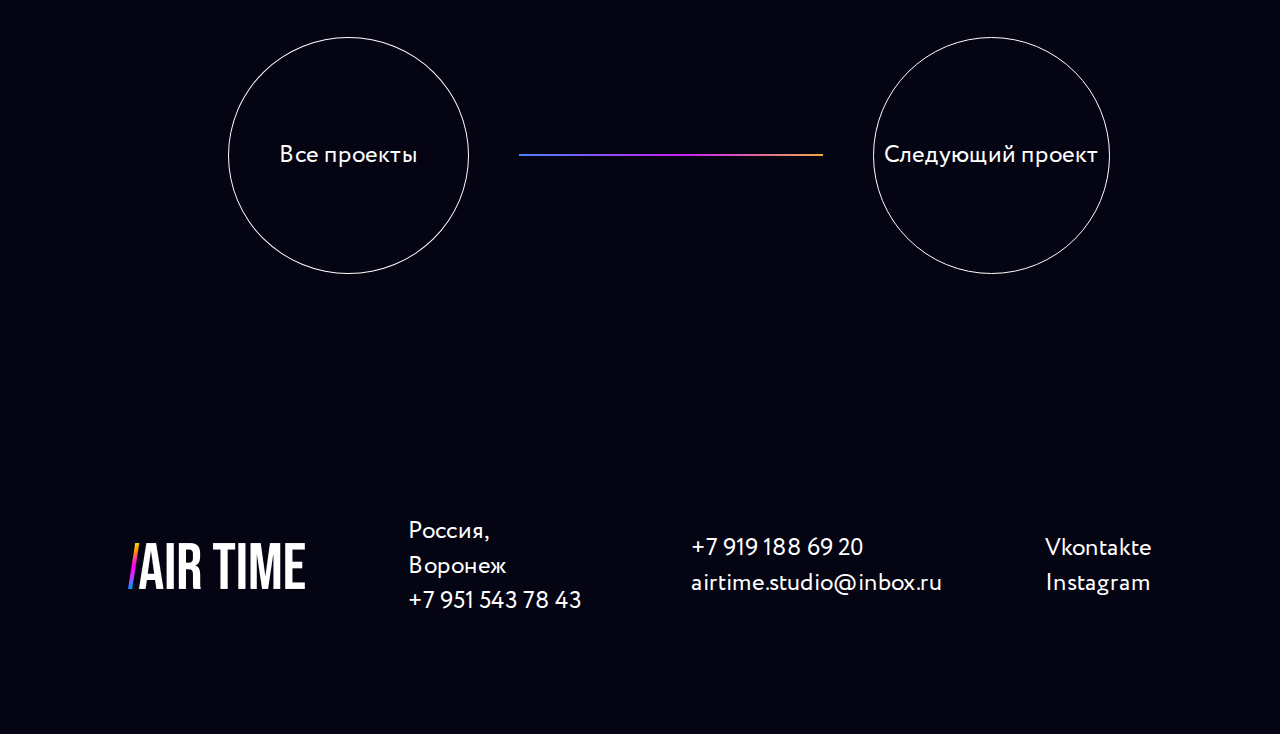
<file: winlineproject.html>
<!DOCTYPE html>
<html lang="ru">
<head>
    <meta charset="UTF-8">
    <meta http-equiv="X-UA-Compatible" content="IE=edge">
    <meta name="viewport" content="width=device-width, initial-scale=1.0">
    <!--Favicons!-->
    <link rel="apple-touch-icon" sizes="180x180" href="apple-touch-icon.png">
    <link rel="icon" type="image/png" sizes="32x32" href="favicon-32x32.png">
    <link rel="icon" type="image/png" sizes="16x16" href="favicon-16x16.png">
    <link rel="manifest" href="site.webmanifest">
    <link rel="mask-icon" href="safari-pinned-tab.svg" color="#5bbad5">
    <meta name="msapplication-TileColor" content="#da532c">
    <meta name="theme-color" content="#ffffff">
    <!--Favicons!-->
    <link rel="stylesheet" href="./css/style.min.css">
    <title>Winline Project</title>
</head>
<body>
    <header class="header container-fluid">
        <div class="hedaer__content container">
            <div class="header__logo">
                <a href="index.html" class="logo__home">
                    <img src="./img/logo.svg" alt="логотип Air-time-Studio">
                </a>
                
            </div>
            <nav class="nav">
                <ul class="nav__list">
                    <li class="nav__item">
                        <a href="index.html#services" class="nav--link">Услуги</a>
                    </li>
                    <li class="nav__item">
                        <a href="about.html" class="nav--link">О нас</a>
                    </li>
                    <li class="nav__item">
                        <a href="projects.html" class="nav--link">Проекты</a>
                    </li>
                    <li class="nav__item">
                        <a href="#footer" class="nav--link">Контакты</a>
                    </li>
                    <li class="nav__item-order">
                        <div class="header__button header__button--mobile">
                            <a href="form.html" class="header--btn" target="_blank">Оставить заявку</a>
                            <span class="header--underline"></span>
                        </div>
                    </li>
                </ul>
            </nav>
            <div class="header__button header__button--desktop">
                <a href="form.html" class="header--btn" target="_blank">Оставить заявку</a>
                <span class="header--underline"></span>
            </div>
            <div class="header__burger">
                <span class="left--stick stick"></span>
                <span class="right--stick stick"></span>
                <span class="third--stick stick"></span>
            </div>
        </div>
    </header>
    <main>
        <section class="project__section container-fluid winline--project">
            <div class="project__content container">
                <div class="arrow--to-back">
                    <a class="arrow--back-link" href="projects.html"><img src="./img/arrow-left-form.svg" alt="arrow"></a>
                </div>
                <div class="project__content-title main--title">
                    <h2>Дизайн сайта для <br>
                        Winline Baks Cup</h2>
                </div>
                <div class="project__wrapper">
                    <div class="hero__row">
                        <div class="hero__img">
                            <img src="./img/winline-banner.png" alt="banner">
                        </div>
                        <div class="hero__text">
                            <div class="hero__text-desk">
                                <p> <strong>Winline Baks Cup</strong> - турнир, в котором соревнуются 8 команд, в составе которых звезды российского футбола встретились на одной киберспортивной арене CS:GO.</p>
                            </div>
                            <div class="hero__text-key key--take-off">
                                <p>Ключевая задача</p>
                            </div>
                            <div class="hero__text-words hero--take-off">
                                <p>Разработать стильный, яркий и понятный дизайн, опираясь на брендбук Baks League</p>
                            </div>
                        </div>
                    </div>
                    <!--task wrapper-->
                    <div class="tasks__wrapper tasks--done">
                        <div class="tasks--done--title">
                            <p>Выполнение работы:</p>
                        </div>
                        <div class="tasks__row">
                            <div class="tasks__col">
                                <div class="grey--number">01</div>
                                <div class="tasks__text">
                                    <p>Анализ брендбука и стилистики лиги</p>
                                </div>
                            </div>
                            <div class="tasks__col">
                                <div class="grey--number">02</div>
                                <div class="tasks__text">
                                    <p>Разработка различных вариаций прототипов, используя элементы фирменного стиля</p>
                                </div>
                            </div>
                        </div>
                        <!-- Task Row-->
                        <div class="tasks__row">
                            <div class="tasks__col">
                                <div class="grey--number">03</div>
                                <div class="tasks__text">
                                    <p>Утверждение лучшего варианта и
                                        его реализация  </p>
                                </div>
                            </div>
                            <div class="tasks__col">
                                <div class="grey--number">04</div>
                                <div class="tasks__text">
                                    <p>Создание прототипа для
                                        мобильной версии</p>
                                </div>
                            </div>
                        </div>
                        <!-- Task Row-->
                    </div>
                    <!-- END task wrapper-->
                    <div class="take-off__main-img">
                        <div class="tasks--done--title">
                            <h2>Дизайн сайта</h2>
                        </div>
                        <div class="proj_picture_big">
                            <img src="./img/winline-cap.png" alt="main img">
                        </div>
                        
                    </div>
                    <div class="take-off__links">
                        <p class="rainbow--text-take-off winline--text--rainbow">Готовый проект сайта:  </p><a href="https://baks.takeoff.win/po">https://baks.takeoff.win/po</a> <br>
                        
                    </div>
                    <!-- Buttons Prev and Next!!! -->
                    <div class="btn__row--next--prev">
                        <a href="projects.html" class="project__button" >
                            Все проекты
                        </a>
                        <span class="rainbow--line"></span>
                        <a href="betboomproject.html" class="project__button right--btn" >
                            Следующий проект
                        </a>
                    </div>
                    <!--Mobile-->
                    <div class="btn__row btn__row_mobile">
                        <a href="projects.html" class="btn__all-proj">
                            Все проекты
                        </a>
                    </div>
                    <div class="btn__row btn__row_mobile btn__row_mobile-big">
                        <a href="betboomproject.html" class="btn__all-proj">
                            Следующий проект
                        </a>
                    </div>
                    <!--Mobile-->
                </div>
            </div>
        </section>
    </main>
    <footer class="container-fluid" id="footer">
        <div class="footer__content container">
            <div class="footer__logo footer--item">
                <img src="./img/footer-logo.png" alt="Footer logo">
            </div>
            <div class="footer__links footer--item">
                <a href="#">Россия, Воронеж</a>
                <a href="tel:+79515437843">+7 951 543 78 43</a>
            </div>
            <div class="footer__links footer--item">
                <a href="tel:+79191886920">+7 919 188 69 20</a>
                <a href="mailto:airtime.studio@inbox.ru">airtime.studio@inbox.ru</a>
            </div>
            <div class="footer__links footer--item">
                <a href="https://vk.com/airtimestudio">Vkontakte</a>
                <a href="#">Instagram</a>
            </div>
        </div>
    </footer>
    <!--script!-->
    <script src="./js/header.js"></script>
</body>
</html>
</file>
<file: css/style.min.css>
@import"https://fonts.googleapis.com/css2?family=Bebas+Neue&display=swap";*{padding:0;margin:0;border:0}*,*:before,*:after{-webkit-box-sizing:border-box;box-sizing:border-box}:focus,:active{outline:none}a:focus,a:active{outline:none}nav,footer,header,aside{display:block}html,body{height:100%;width:100%;font-size:100%;line-height:1;font-size:14px;-ms-text-size-adjust:100%;-moz-text-size-adjust:100%;-webkit-text-size-adjust:100%}input,button,textarea{font-family:inherit}input::-ms-clear{display:none}button{cursor:pointer}button::-moz-focus-inner{padding:0;border:0}a,a:visited{text-decoration:none}a:hover{text-decoration:none}ul li{list-style:none}img{vertical-align:top}h1,h2,h3,h4,h5,h6{font-size:inherit;font-weight:inherit}html{scroll-behavior:smooth}.container-fluid{width:100%}.container{max-width:80%;margin:0 auto}@media(max-width: 768px){.container{max-width:100%}}body{background-color:#050412;font-family:"Circe",sans-serif}main{margin-top:100px;-webkit-transition:all .6s;transition:all .6s}.header{padding:10px 10px;background-color:#050412;position:fixed;top:0;z-index:99999}.hedaer__content{display:-webkit-box;display:-ms-flexbox;display:flex;-webkit-box-pack:justify;-ms-flex-pack:justify;justify-content:space-between;-webkit-box-align:center;-ms-flex-align:center;align-items:center;position:relative;z-index:999}.header__logo{z-index:3}.nav{z-index:999;-webkit-transition:all .7s;transition:all .7s}@media(max-width: 768px){.nav{top:-30px;left:-760px;position:absolute;width:100vw;height:200vh;background-color:#050412}}.nav.visible{top:0px;left:-10px}.nav__list{display:-webkit-box;display:-ms-flexbox;display:flex;gap:70px;z-index:999}@media(max-width: 768px){.nav__list{display:block;margin-top:70px;-webkit-box-pack:start;-ms-flex-pack:start;justify-content:flex-start;padding-left:30px}}.nav__item{font-weight:400;font-size:24px;line-height:35px;text-align:center;color:#fff;z-index:999;-webkit-transition:.5s;transition:.5s}@media(max-width: 768px){.nav__item{padding-left:0px;margin-top:20px;color:#fff;text-align:start}}.nav__item:hover a{background:linear-gradient(90.52deg, #22A1FF -5.53%, #CA1FFF 30.35%, #FFE101 90.36%);background-clip:border-box;-webkit-background-clip:text;-webkit-text-fill-color:rgba(0,0,0,0);background-clip:text;-webkit-text-fill-color:rgba(0,0,0,0)}.nav--link{color:#fff;-webkit-transition:.5s;transition:.5s;transition:.5s;z-index:999}@media(max-width: 768px){.nav--link{color:#fff}}.header__button_hidden{opacity:1}.header--btn{font-weight:350;font-size:24px;line-height:35px;text-align:center;color:#fff}.header--underline{display:block;height:2px;background:linear-gradient(90.52deg, #22A1FF -15.53%, #CA1FFF 54.35%, #FFE101 117.36%);width:171px}.header__burger{display:none;cursor:pointer;z-index:99999}@media(max-width: 768px){.header__burger{display:block}}.header__burger span{display:block}.header__burger.active .left--stick{rotate:45deg;-webkit-transition:all .7s;transition:all .7s}.header__burger.active .right--stick{rotate:135deg;margin-top:-3px;-webkit-transition:all .7s;transition:all .7s}.header__burger.active .third--stick{visibility:hidden;opacity:0}.left--stick{-webkit-transition:all .7s;transition:all .7s}.stick{height:3px;width:35px;background-color:#fff}.right--stick{margin-top:5px;-webkit-transition:all .7s;transition:all .7s}.third--stick{margin-top:5px;-webkit-transition:all .7s;transition:all .7s}@media(max-width: 768px){.header__button--desktop{display:none}}.header__button--mobile{display:none}@media(max-width: 768px){.header__button--mobile{display:block;margin-top:20px}}@font-face{font-family:"Circe";src:url("/fonts/Circe-Light.eot");src:local("/fonts/Circe Light"),local("/fonts/Circe-Light"),url("/fonts/Circe-Light.eot?#iefix") format("embedded-opentype"),url("/fonts/Circe-Light.woff2") format("woff2"),url("/fonts/Circe-Light.woff") format("woff"),url("/fonts/Circe-Light.ttf") format("truetype");font-weight:300;font-style:normal}@font-face{font-family:"Circe Extra";src:url("/fonts/Circe-ExtraBold.eot");src:local("/fonts/Circe Extra Bold"),local("Circe-ExtraBold"),url("/fonts/Circe-ExtraBold.eot?#iefix") format("embedded-opentype"),url("/fonts/Circe-ExtraBold.woff2") format("woff2"),url("/fonts/Circe-ExtraBold.woff") format("woff"),url("/fonts/Circe-ExtraBold.ttf") format("truetype");font-weight:800;font-style:normal}@font-face{font-family:"Circe";src:url("Circe-Thin.eot");src:local("Circe Thin"),local("Circe-Thin"),url("Circe-Thin.eot?#iefix") format("embedded-opentype"),url("Circe-Thin.woff2") format("woff2"),url("Circe-Thin.woff") format("woff"),url("Circe-Thin.ttf") format("truetype");font-weight:100;font-style:normal}@font-face{font-family:"Circe";src:url("/fonts/Circe-Regular.eot");src:local("/fonts/Circe"),local("/fonts/Circe-Regular"),url("/fonts/Circe-Regular.eot?#iefix") format("embedded-opentype"),url("/fonts/Circe-Regular.woff2") format("woff2"),url("/fonts/Circe-Regular.woff") format("woff"),url("/fonts/Circe-Regular.ttf") format("truetype");font-weight:normal;font-style:normal}@font-face{font-family:"Circe";src:url("/fonts/Circe-Bold.eot");src:local("/fonts/Circe Bold"),local("/fonts/Circe-Bold"),url("/fonts/Circe-Bold.eot?#iefix") format("embedded-opentype"),url("/fonts/Circe-Bold.woff2") format("woff2"),url("/fonts/Circe-Bold.woff") format("woff"),url("/fonts/Circe-Bold.ttf") format("truetype");font-weight:bold;font-style:normal}@font-face{font-family:"Bebas Neue";src:url("/fonts/Bebas-Neue.ttf");src:local("/fonts/Bebas-Neue"),local("/fonts/Bebas-Neue"),url("/fonts/Bebas-Neue.ttf") format("truetype");font-weight:200;font-style:normal}.section__hero{padding-top:100px;z-index:-1;margin-bottom:200px;background-image:url("/img/back-light.png");background-size:cover;background-position:top -130px left 0px;background-repeat:no-repeat}.section__hero:hover{z-index:1}.section__hero .hero__content_button{display:none}@media(max-width: 768px){.section__hero{padding-top:50px;z-index:-1;background-position:top -50px left 0px;padding-bottom:50px}.section__hero .hero__content_button{display:block;max-width:250px}.section__hero .connecting__button{margin:0 auto;margin-top:250px}.section__hero .connecting__button_link{color:#fff;font-weight:350;font-size:22px;padding:10px 40px;border:1px solid #fff;border-radius:10px}}.hero__content{position:relative}.hero__title{font-weight:400;font-size:30px;line-height:44px;text-align:center;background:linear-gradient(90.52deg, #22A1FF 25.53%, #CA1FFF 50.35%, #FFE101 70.36%);-webkit-background-clip:text;-webkit-text-fill-color:rgba(0,0,0,0);background-clip:text;-webkit-text-fill-color:rgba(0,0,0,0)}@media(min-width: 1600px){.hero__title{background:linear-gradient(90.52deg, #22A1FF 25.53%, #CA1FFF 45.35%, #FFE101 60.36%);-webkit-background-clip:text;-webkit-text-fill-color:rgba(0,0,0,0);background-clip:text;-webkit-text-fill-color:rgba(0,0,0,0)}}@media(max-width: 768px){.hero__title{font-size:24px;line-height:30px;z-index:-1;background:linear-gradient(90.52deg, #22A1FF 15.53%, #CA1FFF 45.35%, #FFE101 80.36%);-webkit-background-clip:text;-webkit-text-fill-color:rgba(0,0,0,0);background-clip:text;-webkit-text-fill-color:rgba(0,0,0,0)}}@media(max-width: 400px){.hero__title{font-size:22px;line-height:36px}}.hero__company--name{margin-top:40px;font-family:"Bebas Neue";text-align:center;font-style:normal;font-weight:400;font-size:150px;line-height:150px;color:#fff}.hero__company--name span{font-family:"Bebas Neue";font-weight:200}@media(max-width: 768px){.hero__company--name{font-size:70px;line-height:60px;margin-top:30px}}@media(max-width: 400px){.hero__company--name{font-size:50px;line-height:60px;margin-top:30px}}.hero__subtitle{margin-top:30px;text-align:center;font-weight:350;font-size:30px;line-height:30px;color:#b1b1b1}@media(max-width: 768px){.hero__subtitle{font-size:22px;line-height:22px;margin-top:10px}}.oil__img{position:absolute}@-webkit-keyframes oil-round{0%{rotate:0deg}50%{rotate:-180deg}100%{rotate:-360deg}}@keyframes oil-round{0%{rotate:0deg}50%{rotate:-180deg}100%{rotate:-360deg}}@-webkit-keyframes oil-round-two{0%{rotate:90deg}50%{rotate:270deg}100%{rotate:450deg}}@keyframes oil-round-two{0%{rotate:90deg}50%{rotate:270deg}100%{rotate:450deg}}.oil--one{top:30px;left:230px;-webkit-animation-name:oil-round;animation-name:oil-round;-webkit-animation-duration:15s;animation-duration:15s;-webkit-animation-iteration-count:infinite;animation-iteration-count:infinite}@media(max-width: 768px){.oil--one{left:70px;top:30px}.oil--one img{width:30px}}.oil--two{top:150px;right:90px;-webkit-animation-name:oil-round-two;animation-name:oil-round-two;-webkit-animation-duration:15s;animation-duration:15s;-webkit-animation-iteration-count:infinite;animation-iteration-count:infinite}@media(max-width: 768px){.oil--two{right:25px;top:60px}.oil--two img{width:40px}}.slider--scroll-bar{margin-top:190px}@media(max-width: 768px){.slider--scroll-bar{margin-top:90px;display:none}}.slider--scroll-bar__content{width:35px;height:57px;border:1px solid #676767;border-radius:30px;margin:0 auto;cursor:pointer;-webkit-transition:all .3s;transition:all .3s}.slider--scroll-bar__content:hover{border:1px solid #fff}.circle{padding-left:14px;padding-right:14px;position:absolute;bottom:0;-webkit-animation-name:slider-circle;animation-name:slider-circle;-webkit-animation-duration:4s;animation-duration:4s;-webkit-animation-iteration-count:infinite;animation-iteration-count:infinite}@-webkit-keyframes slider-circle{0%{bottom:0px}50%{bottom:38px}100%{bottom:0px}}@keyframes slider-circle{0%{bottom:0px}50%{bottom:38px}100%{bottom:0px}}.section__Services{color:#b1b1b1;margin-top:125px}@media(max-width: 768px){.section__Services{margin-top:50px}}.main--title{font-weight:400;font-size:64px;line-height:94px;background:linear-gradient(90.52deg, #22A1FF -5.53%, #CA1FFF 4.35%, #FFE101 20.36%);-webkit-background-clip:text;-webkit-text-fill-color:rgba(0,0,0,0);background-clip:text;-webkit-text-fill-color:rgba(0,0,0,0)}@media(max-width: 768px){.main--title{padding-left:30px;padding-right:30px;font-size:36px;line-height:40px}}@media(min-width: 1600px){.services__title{background:linear-gradient(90.52deg, #22A1FF -2.53%, #CA1FFF 4.35%, #FFE101 15.36%);background-clip:border-box;-webkit-background-clip:text;-webkit-text-fill-color:rgba(0,0,0,0);background-clip:text;-webkit-text-fill-color:rgba(0,0,0,0)}}@media(max-width: 768px){.services__title{background:linear-gradient(90.52deg, #22A1FF -5.53%, #CA1FFF 14.35%, #FFE101 40.36%);background:linear-gradient(90.52deg, #22A1FF -5.53%, #CA1FFF 14.35%, #FFE101 40.36%);-webkit-background-clip:text;-webkit-text-fill-color:rgba(0,0,0,0);background-clip:text;-webkit-text-fill-color:rgba(0,0,0,0);font-size:42px;margin-left:30px}}@media(max-width: 400px){.services__title{font-size:42px;margin-left:30px;background:linear-gradient(90.52deg, #22A1FF -5.53%, #CA1FFF 14.35%, #FFE101 40.36%);-webkit-background-clip:text;-webkit-text-fill-color:rgba(0,0,0,0);background-clip:text;-webkit-text-fill-color:rgba(0,0,0,0)}}.services__desk{margin-top:10px}.main--desk{font-style:normal;font-weight:350;font-size:24px;line-height:30px;color:#b1b1b1}@media(max-width: 768px){.main--desk{margin-left:30px;font-size:16px;line-height:20px;padding-right:10px}}@media(max-width: 400px){.main--desk{margin-left:30px;font-size:16px;line-height:20px;padding-right:10px}}.services__list{margin-top:90px}.services__list__item{max-height:310px}.services__list .item--row{display:-webkit-box;display:-ms-flexbox;display:flex;-webkit-box-align:center;-ms-flex-align:center;align-items:center}@media(max-width: 768px){.services__list .item--row{-ms-flex-wrap:wrap;flex-wrap:wrap}}@media(max-width: 768px){.services__list{margin-top:40px;margin-left:10px}}@media(max-width: 400px){.services__list{margin-top:40px;margin-left:10px}}.item__img img{max-width:380px;max-height:310px}@media(max-width: 768px){.item__img img{width:250px;margin-left:18px}}.item__text{width:387px;margin-left:48px;position:relative;height:310px}@media(max-width: 768px){.item__text{height:210px;margin-top:30px;margin-left:18px}}.text__title{font-style:normal;font-weight:400;font-size:40px;line-height:30px;color:#fff}@media(max-width: 768px){.text__title{font-size:20px;line-height:22px}}.text__main-text{font-style:normal;font-weight:350;font-size:20px;line-height:25px;color:#b1b1b1}@media(max-width: 768px){.text__main-text{font-size:14px;line-height:16px}}.text--cyber{margin-top:132px}@media(max-width: 768px){.text--cyber{margin-top:32px}}@media(min-width: 1700px){.text--cyber{margin-top:84px}}.text--design{margin-top:83px}@media(max-width: 768px){.text--design{margin-top:32px}}.text--prod{margin-top:157px}@media(max-width: 768px){.text--prod{margin-top:32px}}.text--mahagement{margin-top:157px}@media(max-width: 768px){.text--mahagement{margin-top:32px}}@media(min-width: 1450px)and (max-width: 1500px){.text--cyber{margin-top:55px}.text--design{margin-top:50px}.text--prod{margin-top:140px}}@media(min-width: 1300px)and (max-width: 1450px){.text--cyber{margin-top:30px}.text--cyber .main__text--item{margin-top:20px;font-size:18px;line-height:24px}.text--design{margin-top:0px}.text--design .main__text--item{margin-top:20px;font-size:18px;line-height:24px}.text--prod{margin-top:90px}.text--mahagement{margin-top:140px}}@media(min-width: 1400px)and (max-width: 1460px){.text--cyber{margin-top:110px}.text--cyber .main__text--item{margin-top:20px;font-size:17px;line-height:24px}.text--design{margin-top:70px}.text--design .main__text--item{margin-top:20px;font-size:18px;line-height:24px}.text--prod{margin-top:135px}.text--mahagement{margin-top:160px}}@media(min-width: 1300px)and (max-width: 1360px){.text--cyber{margin-top:140px}}@media(min-width: 1100px)and (max-width: 1300px){.text--cyber{margin-top:30px}}.main__text--item{margin-top:24px}@media(max-width: 768px){.main__text--item{margin-top:14px}}@media(min-width: 1700px){.main__text--item{font-size:22px;line-height:24px}}.item__button{margin-left:20px}@media(min-width: 1368px){.item__button{margin-left:134px}}.item__button a{cursor:pointer}.arrow--btn{border-radius:50%;-webkit-transition:all .6s;transition:all .6s}.arrow--btn:hover{-webkit-box-shadow:0px 0px 10px 3px #fff;box-shadow:0px 0px 10px 3px #fff}.item__number-text{margin-left:20px}@media(min-width: 1368px){.item__number-text{margin-left:100px}}@media(max-width: 768px){.item__number-text{margin-left:40px}}.gray--number{font-weight:700;font-size:96px;line-height:25px;color:#1f1d31}.services--hr{height:1px;border:1px solid #2f2f2f;margin-top:110px;margin-bottom:110px}@media(max-width: 768px){.services__title{margin-left:0px}}.last-projects__section{margin-top:240px}@media(max-width: 768px){.last-projects__section{margin-top:100px}}.last-projects__content .proj__title{background:linear-gradient(90.52deg, #22A1FF -5.53%, #CA1FFF 14.35%, #FFE101 70.36%);-webkit-background-clip:text;-webkit-text-fill-color:rgba(0,0,0,0);background-clip:text;-webkit-text-fill-color:rgba(0,0,0,0)}@media(min-width: 1600px){.last-projects__content .proj__title{background:linear-gradient(90.52deg, #22A1FF -5.53%, #CA1FFF 14.35%, #FFE101 40.36%);background-clip:border-box;-webkit-background-clip:text;-webkit-text-fill-color:rgba(0,0,0,0);background-clip:text;-webkit-text-fill-color:rgba(0,0,0,0)}}@media(max-width: 768px){.last-projects__content .proj__title{background:linear-gradient(90.52deg, #22A1FF -5.53%, #CA1FFF 24.35%, #FFE101 90.36%);-webkit-background-clip:text;-webkit-text-fill-color:rgba(0,0,0,0);background-clip:text;-webkit-text-fill-color:rgba(0,0,0,0);font-size:28px;margin-left:30px}}.proj__row{margin-top:80px;display:-webkit-box;display:-ms-flexbox;display:flex;gap:70px;-ms-flex-wrap:wrap;flex-wrap:wrap}@media(max-width: 1370px){.proj__row{gap:30px}}@media(min-width: 1900px){.proj__row{gap:200px}}@media(max-width: 768px){.proj__row{padding-left:30px;margin-top:50px}}@media(max-width: 400px){.proj__row{padding-left:30px;margin-top:50px}}@media(max-width: 380px){.proj__row{padding-left:30px}}@media(max-width: 330px){.proj__row{padding-left:30px}}.proj__item{max-width:570px;border-radius:10px}@media(min-width: 1600px){.proj__item{max-width:650px}}@media(max-width: 1370px){.proj__item{max-width:500px}}@media(min-width: 1900px){.proj__item{max-width:650px}}@media(max-width: 768px){.proj__item{width:250px}}@media(max-width: 768px)and (min-width: 440px){.proj__item .proj__img{height:150px}}.proj__item .proj__img img{border-radius:10px}@media(min-width: 768px){.proj__item .proj__img img{max-width:100%}}@media(max-width: 768px){.proj__item .proj__img img{z-index:-1}}.proj__item .proj__text{background-color:#131225;padding-left:36px;border-radius:10px;position:relative;padding-bottom:50px}.proj__item .proj__text .text__title{font-weight:500;font-size:30px;line-height:44px;color:#b1b1b1;padding-top:40px}@media(max-width: 768px){.proj__item .proj__text .text__title{font-size:18px;line-height:20px;padding-top:15px}}.proj__item .proj__text .text__desk{font-weight:700;font-size:24px;line-height:30px;color:#fff;margin-top:23px}@media(max-width: 768px){.proj__item .proj__text .text__desk{font-size:18px;line-height:18px;margin-top:15px}}.proj__item .proj__text .text__btn--more{position:absolute;top:calc(50% - 10px);right:25px;cursor:pointer}.proj__item .proj__text .text__btn--more:hover{opacity:.7}@media(min-width: 1900px){.proj__item .proj__text{height:200px}}@media(max-width: 768px){.proj__item .proj__text{height:120px;width:350px}}@media(max-width: 400px){.proj__item .proj__text{height:120px;width:300px}}@media(max-width: 340px){.proj__item .proj__text{height:100px;padding-left:20px;width:250px}}.single-box{width:500px;height:320px;-webkit-perspective:1200px;perspective:1200px}@media(min-width: 1900px){.single-box{width:650px}}@media(max-width: 768px){.single-box{width:350px;height:150px}}@media(max-width: 400px){.single-box{width:250px;height:150px}}@media(max-width: 340px){.single-box{width:250px}}.box__content{height:100%;width:100%;position:relative;-webkit-transform-style:preserve-3d;transform-style:preserve-3d;-webkit-transform:translateZ(-150px);transform:translateZ(-150px);-webkit-transition:all 1s;transition:all 1s}.slides{position:absolute;width:500px;height:320px;border-radius:20px}@media(min-width: 1900px){.slides{width:650px}}@media(max-width: 768px){.slides{width:350px;height:150px}}@media(max-width: 400px){.slides{width:300px;height:150px}}@media(max-width: 340px){.slides{width:250px}}.slide-1{-webkit-transform:rotateY(0deg) translateZ(150px);transform:rotateY(0deg) translateZ(150px);z-index:2;background-size:cover;background-position:center center;-webkit-transition:all 1s;transition:all 1s}.slide-2{-webkit-transform:rotateY(90deg) translateZ(0px) translateX(-160px);transform:rotateY(90deg) translateZ(0px) translateX(-160px);color:#fff;z-index:1;opacity:0;-webkit-transition:all 1s;transition:all 1s;background-position:-30px 0px}@media(min-width: 1900px){.slide-2{background-position:0px 0px;background-size:cover}}@media(max-width: 768px){.slide-2{background-position:0px 0px;background-size:cover}}@media(max-width: 768px)and (min-width: 440px){.slide-2{background-position:0px -20px}}.proj--dop--text{margin-top:70px;text-align:center}.dop--text{font-weight:400;font-size:24px;line-height:35px;text-align:center;color:#fff;border-bottom:1px solid #fff}.dop--text:hover{opacity:.7}.projects__filter{display:-webkit-box;display:-ms-flexbox;display:flex;font-weight:400;font-size:30px;line-height:44px;text-align:center;color:#a0a0a0}@media(max-width: 768px){.projects__filter{overflow-y:scroll;font-size:16px;line-height:20px}}.projects__item{padding-left:30px;padding-right:30px;padding:15px 30px 15px 30px;-webkit-transition:all .4s;transition:all .4s;cursor:pointer}.projects__item::before{content:"";display:block;width:calc(100% + 60px);height:2px;background-color:#a0a0a0;margin-left:-30px}.projects__item.active{-webkit-transition:all .4s;transition:all .4s;color:#fff}.projects__item.active::before{content:"";display:block;width:calc(100% + 60px);height:3px;background:linear-gradient(90.52deg, #22A1FF -15.53%, #CA1FFF 54.35%, #FFE101 117.36%)}.hidden{display:none}.our-clients__section{margin-top:240px;overflow:visible}.our-clients__title{background:linear-gradient(90.52deg, #22A1FF -5.53%, #CA1FFF 14.35%, #FFE101 35.36%);-webkit-background-clip:text;-webkit-text-fill-color:rgba(0,0,0,0);background-clip:text;-webkit-text-fill-color:rgba(0,0,0,0)}@media(max-width: 768px){.our-clients__title{font-size:34px;background:linear-gradient(90.52deg, #22A1FF -5.53%, #CA1FFF 24.35%, #FFE101 75.36%);-webkit-background-clip:text;-webkit-text-fill-color:rgba(0,0,0,0);background-clip:text;-webkit-text-fill-color:rgba(0,0,0,0);margin-left:30px}}.clients__wrapper{margin-top:119px;display:-webkit-box;display:-ms-flexbox;display:flex;-webkit-box-align:center;-ms-flex-align:center;align-items:center;gap:108px;-ms-flex-wrap:wrap;flex-wrap:wrap;-webkit-box-pack:center;-ms-flex-pack:center;justify-content:center;margin-left:10px}@media(max-width: 768px){.clients__wrapper{gap:40px;margin-top:20px;-ms-flex-wrap:nowrap;flex-wrap:nowrap;overflow-x:scroll;-webkit-box-pack:justify;-ms-flex-pack:justify;justify-content:space-between}}@media(max-width: 768px){.clients__wrapper .clints__item img{width:90px}}.client-no-big-logo{max-width:150px}.client-logo{max-width:77px;max-height:77px}@media(max-width: 768px){.client-logo{max-width:50px;max-height:50px}}@media(max-width: 768px){.client-logo-sup-small{max-width:30px;max-height:30px}}.review__section{margin-top:140px;padding-top:50px;padding-bottom:90px;height:900px;background-image:url("/img/back-light.png");background-size:cover;background-size:100% 110%;background-position:top 0px left 0px;background-repeat:repeat}@media(max-width: 768px){.review__section{height:500px;margin-top:40px}}@media(max-width: 768px){.review__title{font-size:42px;margin-left:30px;background:linear-gradient(90.52deg, #22A1FF -5.53%, #CA1FFF 14.35%, #FFE101 50.36%);-webkit-background-clip:text;-webkit-text-fill-color:rgba(0,0,0,0);background-clip:text;-webkit-text-fill-color:rgba(0,0,0,0)}}.slider{position:relative;width:1060px;height:300px;margin:50px auto 0;-webkit-user-select:none;-moz-user-select:none;-ms-user-select:none;user-select:none;-ms-touch-action:pan-y;touch-action:pan-y}@media(max-width: 330px){.slider{width:250px;height:300px}}@media(max-width: 768px){.slider{height:300px;width:300px}}.slider img{-webkit-poiner-events:none}.slider-list{width:1060px;height:500px;overflow:hidden}@media(max-width: 768px){.slider-list{height:300px;width:330px}}@media(max-width: 330px){.slider-list{height:300px;width:250px;margin-left:25px}}.slider-list .slide--text{font-weight:350;font-size:24px;line-height:35px;color:#fff}@media(max-width: 768px){.slider-list .slide--text{font-size:16px;line-height:18px}}@media(max-width: 330px){.slider-list .slide--text{font-size:14px;line-height:18px}}.slider-list .slide--sign{font-weight:700;font-size:20px;line-height:29px;color:#a0a0a0}@media(max-width: 768px){.slider-list .slide--sign{font-size:16px;line-height:18px}}@media(max-width: 330px){.slider-list .slide--sign{font-size:16px;line-height:18px}}.slider-list.grab{cursor:-webkit-grab;cursor:grab}.slider-list.grabbing{cursor:-webkit-grabbing;cursor:grabbing}.slider-track{display:-webkit-box;display:-ms-flexbox;display:flex}.slide{width:500px;height:500px;-ms-flex-negative:0;flex-shrink:0;background-color:#131224;padding:40px;margin-left:30px;border-radius:10px;display:-webkit-box;display:-ms-flexbox;display:flex;-webkit-box-orient:vertical;-webkit-box-direction:normal;-ms-flex-direction:column;flex-direction:column;-webkit-box-pack:justify;-ms-flex-pack:justify;justify-content:space-between}@media(max-width: 768px){.slide{margin-left:30px;height:300px;width:300px;padding:20px}.slide:nth-child(1){margin-left:0px}}@media(max-width: 330px){.slide{width:250px;padding:20px;height:300px}}.slider-arrows{margin-top:15px;text-align:center}.next,.prev{background:none;border:none;margin:0 10px;font-size:30px;cursor:pointer;color:#d9d9d9}.next.disabled,.prev.disabled{opacity:.25;pointer-events:none}.connect__section{color:#fff;margin-top:30px;padding-top:50px;padding-bottom:90px;background-image:url("/img/back-light.png");background-size:cover;background-size:100% 100%;background-position:top -30px left 0px;background-repeat:no-repeat;overflow:visible}@media(max-width: 768px){.connect__section{margin-top:100px}}@media(max-width: 768px){.connect__text{padding-left:30px}}.connect__content{display:-webkit-box;display:-ms-flexbox;display:flex;-webkit-box-align:center;-ms-flex-align:center;align-items:center}@media(max-width: 768px){.connect__content{-ms-flex-wrap:wrap;flex-wrap:wrap}}.connect__title{font-weight:400;font-size:45px;line-height:55px}@media(max-width: 340px){.connect__title{font-size:22px;line-height:28px;margin-left:20px}}@media(max-width: 768px){.connect__title{font-size:24px;line-height:28px;margin-left:30px}}.connect__desk{font-style:normal;font-weight:350;font-size:24px;line-height:35px}@media(max-width: 340px){.connect__desk{margin-top:20px;font-size:14px;line-height:18px;margin-left:20px}}@media(max-width: 768px){.connect__desk{margin-top:20px;font-size:18px;line-height:22px;margin-left:30px}}.connect__button{margin-left:220px;font-weight:400;font-size:24px;line-height:35px;text-align:center;-webkit-box-align:center;-ms-flex-align:center;align-items:center;border-radius:50%;border:1px solid #fafafa;width:248px;height:248px;padding-top:107px;cursor:pointer;-webkit-transition:all .3s;transition:all .3s;color:#fff}.connect__button:hover{opacity:.8;-webkit-box-shadow:0px 0px 5px 3px #fff;box-shadow:0px 0px 5px 3px #fff}@media(min-width: 1600px){.connect__button{margin-left:450px}}@media(max-width: 340px){.connect__button{margin-top:40px;margin-left:90px;width:124px;height:124px;padding-top:43px;font-size:18px;line-height:22px}}@media(max-width: 768px){.connect__button{margin-top:40px;margin-left:90px;width:248px;height:248px;padding-top:107px;font-size:24px;line-height:32px}}@media(max-width: 400px){.connect__button{margin-top:40px;margin-left:110px;width:150px;height:150px;padding-top:60px;font-size:18px;line-height:28px}}footer{margin-top:240px;padding-bottom:115px}@media(max-width: 768px){footer .footer--item{margin-left:50px}}.footer__content{display:-webkit-box;display:-ms-flexbox;display:flex;-webkit-box-align:center;-ms-flex-align:center;align-items:center;gap:103px}@media(min-width: 1900px){.footer__content{gap:250px}}@media(max-width: 768px){.footer__content{-ms-flex-wrap:wrap;flex-wrap:wrap;margin-left:50px}}.footer__links a{font-size:24px;line-height:35px;text-align:center;color:#fff;display:block;text-align:start;-webkit-transition:all .3s;transition:all .3s}.footer__links a:hover{opacity:.7}.form__wrapper{margin-top:70px}@media(max-width: 1370px){.form__wrapper{margin-top:70px}}.form__content-title{background:linear-gradient(90.52deg, #22A1FF -5.53%, #CA1FFF 14.35%, #FFE101 50.36%);-webkit-background-clip:text;-webkit-text-fill-color:rgba(0,0,0,0);background-clip:text;-webkit-text-fill-color:rgba(0,0,0,0)}.contact-form__title{font-weight:400;font-size:35px;line-height:52px;text-align:start;color:#fff}@media(max-width: 768px){.contact-form{padding-left:30px}}.contact-form__input{background-color:#050412;color:#fff;font-weight:350;font-size:24px;line-height:35px;border-bottom:1px solid #fff}.contact__row{margin-top:70px}.w-357{display:-webkit-box;display:-ms-flexbox;display:flex;gap:106px;margin-top:70px}.w-357 .contact-form__input{width:357px;border-bottom:1px solid #fff;padding-bottom:15px;padding:15px}.w-357 .contact-form__input:focus{-webkit-box-shadow:0px 5px 15px -5px #fff;box-shadow:0px 5px 15px -5px #fff}@media(max-width: 1370px){.w-357{gap:50px;-ms-flex-wrap:wrap;flex-wrap:wrap;margin-top:70px}.w-357 .contact-form__input{width:300px}}.about--project--form{margin-top:130px}@media(max-width: 1370px){.about--project--form{margin-top:50px}}.contact-form__input_message{margin-top:70px;width:1259px;padding:15px}.contact-form__input_message:focus{-webkit-box-shadow:0px 5px 15px -5px #fff;box-shadow:0px 5px 15px -5px #fff}@media(max-width: 1370px){.contact-form__input_message{width:1000px}}@media(max-width: 768px){.contact-form__input_message{width:80%}}.contact-form__button{margin-top:60px;font-weight:350;font-size:24px;line-height:35px;text-align:center;color:#fff;border-radius:15px;padding:17px 103px;background-color:#050412;border:1px solid #fff;-webkit-transition:all .3s;transition:all .3s}.contact-form__button:hover{-webkit-box-shadow:0px 0px 5px 3px #fff;box-shadow:0px 0px 5px 3px #fff}.arrow--to-back{margin-bottom:70px}@media(max-width: 768px){.arrow--to-back{padding-left:30px}}.arrow--back-link{display:block;width:51px;height:51px;border-radius:50%;-webkit-transition:all .3s;transition:all .3s}.arrow--back-link:hover{-webkit-box-shadow:0px 0px 5px 3px #fff;box-shadow:0px 0px 5px 3px #fff}.modal-success{position:fixed;top:50%;left:50%;-webkit-transform:translate(-50%, -50%);transform:translate(-50%, -50%);background:#050412;border:1px solid #f8f8f8;border-radius:5px;padding:62px 0px 57px;width:770px;display:-webkit-box;display:-ms-flexbox;display:flex;-webkit-box-pack:center;-ms-flex-pack:center;justify-content:center;text-align:center;display:none}.modal-success__logo{margin-bottom:23px}.modal-success__text{margin-bottom:42px;font-weight:350;font-size:30px;line-height:44px;color:#fff}.modal-success__button{background:#050412;border:1px solid #fff;border-radius:5px;margin:0 auto;display:-webkit-box;display:-ms-flexbox;display:flex;-webkit-box-align:center;-ms-flex-align:center;align-items:center;-webkit-box-pack:center;-ms-flex-pack:center;justify-content:center;width:255px;height:55px;font-weight:400;font-size:24px;line-height:35px;color:#fff}.team__wrapper{margin-top:87px}.team__row{display:-webkit-box;display:-ms-flexbox;display:flex;gap:70px}@media(min-width: 1300px){.team__row:nth-child(2){margin-top:-70px}.team__row:nth-child(3){margin-top:-150px}.team__row:nth-child(4){margin-top:-150px}.team__row:nth-child(5){margin-top:-150px}.team__row:nth-child(6){margin-top:-150px}.team__row:nth-child(7){margin-top:-150px}.team__row:nth-child(8){margin-top:-150px}}@media(max-width: 768px){.team__row{-ms-flex-wrap:wrap;flex-wrap:wrap}}@media(min-width: 1900px){.team__row{gap:250px}}.team--item{width:570px}@media(max-width: 1370px){.team--item{width:500px}}.team--item .card__img img{width:100%}@media(max-width: 768px){.team__item-1{width:100%;padding-left:30px;padding-right:30px}}@media(max-width: 768px){.team__item-2{padding-left:30px;padding-right:30px}}.team__item--title{font-weight:400;font-size:40px;line-height:30px;color:#fff}.team__item--desk{font-style:normal;font-weight:350;font-size:24px;line-height:30px;color:#b1b1b1;margin-top:36px}.team__card--title{font-weight:400;font-size:35px;line-height:45px;color:#fff}.team__card--subtitle{font-weight:400;font-size:30px;line-height:45px;color:#a0a0a0}.about__content-title{background:linear-gradient(90.52deg, #22A1FF -5.53%, #CA1FFF 14.35%, #FFE101 60.36%);-webkit-background-clip:text;-webkit-text-fill-color:rgba(0,0,0,0);background-clip:text;-webkit-text-fill-color:rgba(0,0,0,0)}.project__content-title{background:linear-gradient(90.52deg, #22A1FF -5.53%, #CA1FFF 14.35%, #FFE101 50.36%);-webkit-background-clip:text;-webkit-text-fill-color:rgba(0,0,0,0);background-clip:text;-webkit-text-fill-color:rgba(0,0,0,0)}.our-projects__content-title{background:linear-gradient(90.52deg, #22A1FF -5.53%, #CA1FFF 15.35%, #FFE101 40.36%);-webkit-background-clip:text;-webkit-text-fill-color:rgba(0,0,0,0);background-clip:text;-webkit-text-fill-color:rgba(0,0,0,0)}.project__wrapper{margin-top:50px}.hero__row{display:-webkit-box;display:-ms-flexbox;display:flex;-webkit-box-align:start;-ms-flex-align:start;align-items:start;color:#fff;gap:65px}@media(min-width: 1900px){.hero__row{gap:100px}}@media(max-width: 768px){.hero__row{display:block;padding:30px}}@media(max-width: 768px){.hero__img{width:100%}}.hero__img img{max-width:500px}@media(min-width: 1900px){.hero__img img{max-width:750px}}@media(max-width: 768px){.hero__img img{width:100%}}.hero__text{width:540px}@media(max-width: 768px){.hero__text{width:100%;margin-top:40px}}.hero__text-desk{font-weight:350;font-size:24px;line-height:35px}@media(min-width: 1900px){.hero__text-desk{font-size:32px;line-height:35px}}@media(max-width: 768px){.hero__text-desk{font-size:18px;line-height:24px}}.hero__text-key{margin-top:100px;font-size:40px;line-height:59px}@media(min-width: 1900px){.hero__text-key{font-size:52px;line-height:60px}}.hero__text-words{margin-top:14px;font-weight:350;font-size:24px;line-height:35px}@media(max-width: 1370px){.hero__text-words{font-size:22px;line-height:30px}}@media(min-width: 1900px){.hero__text-words{font-size:32px;line-height:35px}}.key--take-off{margin-top:30px}@media(max-width: 1370px){.key--take-off{margin-top:55px}}.hero--take-off{margin-top:20px}@media(max-width: 1370px){.hero--take-off{margin-top:20px}}.hero--take-off p{margin-top:20px}.take-off__main-img{margin-top:150px}.take-off__main-img img{margin-top:60px;max-width:1180px;max-height:1271px}@media(max-width: 768px){.take-off__main-img img{margin-top:20px;max-width:100%;max-height:1271px}}@media(max-width: 768px){.take-off__additional-img{margin-top:150px}}.take-off__additional-img p{font-weight:350;font-size:30px;line-height:44px;color:#a0a0a0}.take-off__additional-img .take-off__hader-img{margin-top:65px}@media(max-width: 768px){.take-off__additional-img .take-off__hader-img p{padding-left:30px}}@media(max-width: 768px){.take-off__additional-img .take-off__hader-img img{margin-top:20px;padding-left:30px;max-width:90%;max-height:1271px}}.take-off__additional-img .designing--row{margin-top:90px;display:-webkit-box;display:-ms-flexbox;display:flex;-webkit-box-align:center;-ms-flex-align:center;align-items:center;gap:50px;-ms-flex-wrap:wrap;flex-wrap:wrap}.take-off__links{margin-top:100px;font-weight:400;font-size:24px;line-height:35px}.take-off__links a{background:none;color:#fff}@media(max-width: 768px){.take-off__links{padding-left:30px;margin-bottom:100px}}.rainbow--text-take-off{background:linear-gradient(90.52deg, #22A1FF -15.53%, #CA1FFF 54.35%, #FFE101 117.36%);-webkit-background-clip:text;-webkit-text-fill-color:rgba(0,0,0,0);background-clip:text;-webkit-text-fill-color:rgba(0,0,0,0);display:inline-block}.extenci--project .proj_picture_big{width:1082px;height:1300px}.extenci--project .proj_picture_big img{width:100%;height:100%}@media(max-width: 768px){.extenci--project .proj_picture_big{padding-left:40px;width:90%;height:auto}}.extenci--desktop-img{margin:0 auto;width:100%;height:100%}.cyber-student--project .hero__text-key{margin-top:50px}.cyber-student--project .cyber-student_rainbow{background:linear-gradient(90.52deg, #22A1FF -5.53%, #CA1FFF 24.35%, #FFE101 107.36%);-webkit-background-clip:text;-webkit-text-fill-color:rgba(0,0,0,0);background-clip:text;-webkit-text-fill-color:rgba(0,0,0,0);display:inline-block}.big--image-proj__main{margin-top:30px}.big--image-proj__main_mg-top{margin-top:20px}.big--image-proj__main img{max-width:1017px;max-height:589px}@media(max-width: 768px){.big--image-proj__main{margin-bottom:100px}}.big--image-proj__sub_row{margin-top:20px;display:-webkit-box;display:-ms-flexbox;display:flex;gap:17px}.big--image-proj__sub_row img{max-width:500px;max-height:270px}@media(max-width: 768px){.big--image-proj__sub_row{-ms-flex-wrap:wrap;flex-wrap:wrap}}.basic--text{font-weight:350;font-size:30px;line-height:44px;color:#fff}@media(max-width: 768px){.basic--text{font-size:18px;line-height:24px;width:100%;padding:0px 30px;margin-bottom:100px}}.m150{margin-top:150px}@media(max-width: 768px){.m150{margin-top:10px}}.m100{margin-top:100px}@media(max-width: 768px){.m100{margin-top:20px}}.tasks__wrapper{color:#fff}.tasks__row{display:-webkit-box;display:-ms-flexbox;display:flex;gap:60px;-webkit-box-align:start;-ms-flex-align:start;align-items:start;margin-top:70px}@media(min-width: 1900px){.tasks__row{margin-left:200px}}@media(max-width: 768px){.tasks__row{margin-left:30px;display:block;margin-top:0px;padding-right:30px}}.tasks__col{display:-webkit-box;display:-ms-flexbox;display:flex;gap:25px;-webkit-box-align:center;-ms-flex-align:center;align-items:center}@media(max-width: 768px){.tasks__col{margin-top:30px}}.grey--number{font-weight:700;font-size:55px;line-height:81px;color:#18172c}@media(min-width: 1900px){.grey--number{font-size:70px;line-height:42px}}.tasks__text{font-weight:350;font-size:24px;line-height:35px;width:500px}@media(max-width: 1370px){.tasks__text{width:440px}}@media(min-width: 1900px){.tasks__text{font-size:40px;line-height:42px}}@media(max-width: 768px){.tasks__text{font-size:18px;line-height:20px;width:100%}}.big--image-proj{margin-top:100px;padding:0px 50px}@media(min-width: 1900px){.big--image-proj{margin-left:200px}}@media(max-width: 768px){.big--image-proj img{width:100%}}.tasks--done{margin-top:100px}.tasks--done--title{font-weight:400;font-size:40px;line-height:59px;color:#fff}@media(max-width: 768px){.tasks--done--title{padding-left:30px}}.result--title{margin-top:116px}.result--text{margin-top:16px}.btn__row--next--prev{margin-top:150px;margin-left:100px;display:-webkit-box;display:-ms-flexbox;display:flex;-webkit-box-align:center;-ms-flex-align:center;align-items:center;gap:50px}@media(min-width: 1900px){.btn__row--next--prev{margin-left:330px}}@media(max-width: 768px){.btn__row--next--prev{display:none}}.btn__row--next--prev a{display:block;border:1px solid #fff;border-radius:50%;padding:100px 50px;color:#fff;font-weight:400;font-size:24px;line-height:35px;-webkit-transition:all .3s;transition:all .3s}.btn__row--next--prev a:hover{-webkit-box-shadow:0px 0px 5px 3px #fff;box-shadow:0px 0px 5px 3px #fff;-webkit-transition:all .3s;transition:all .3s}@media(max-width: 768px){.btn__row--next--prev a{padding:20px 10px;font-size:16px}}.btn__row--next--prev .right--btn{padding:100px 10px}.rainbow--line{display:block;width:304px;height:2px;background:linear-gradient(90.52deg, #22A1FF -15.53%, #CA1FFF 54.35%, #FFE101 117.36%)}.btn__row_mobile{display:none}@media(max-width: 768px){.btn__row_mobile{display:-webkit-box;display:-ms-flexbox;display:flex;-webkit-box-align:center;-ms-flex-align:center;align-items:center;-webkit-box-pack:center;-ms-flex-pack:center;justify-content:center;border-radius:50%;width:200px;height:200px;border:1px solid #fff;margin-left:22vw;margin-bottom:40px}}.btn__row_mobile .btn__all-proj{color:#fff;font-weight:400;font-size:24px;line-height:35px}.btn__row_mobile-big{width:230px;height:230px;margin-left:20vw}@media(max-width: 768px){.take-off__pattern-img{width:90%;padding-left:30px}.designing-col p{padding-left:30px}}/*# sourceMappingURL=style.min.css.map */
</file>
